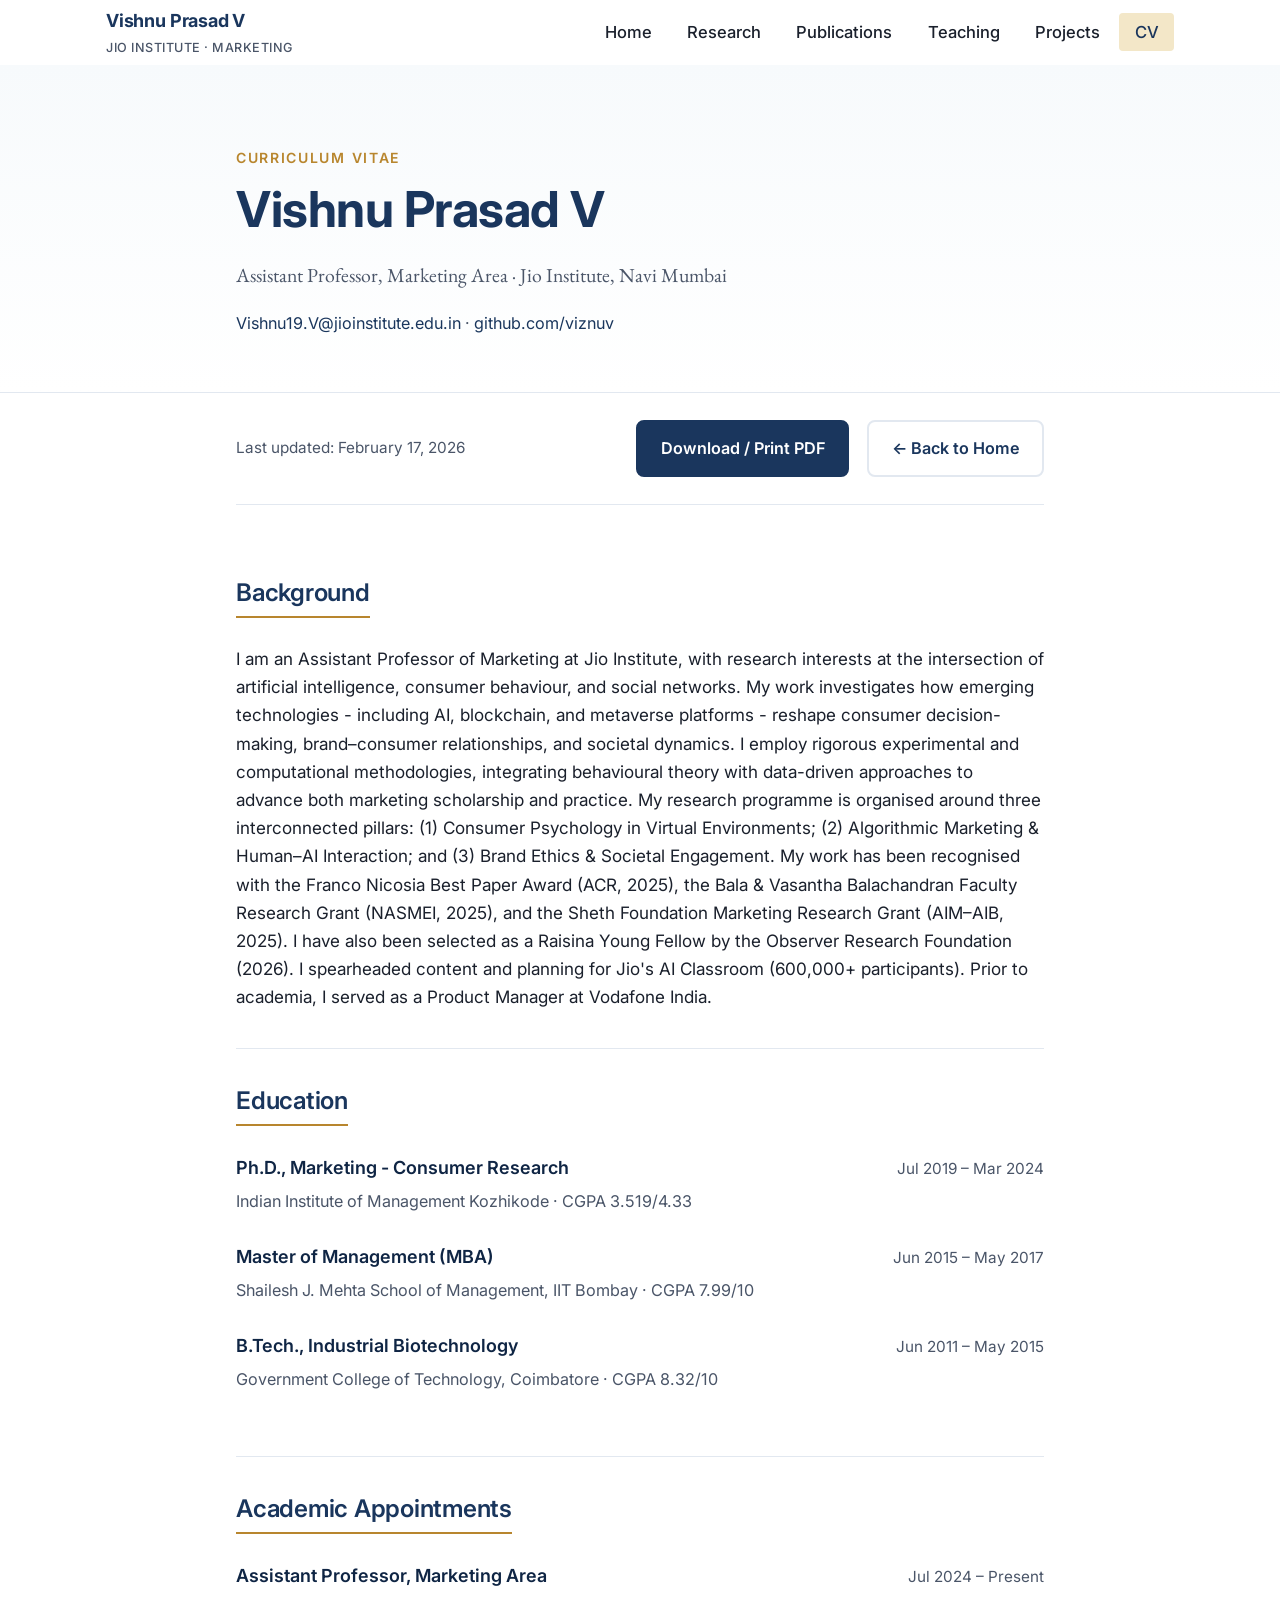
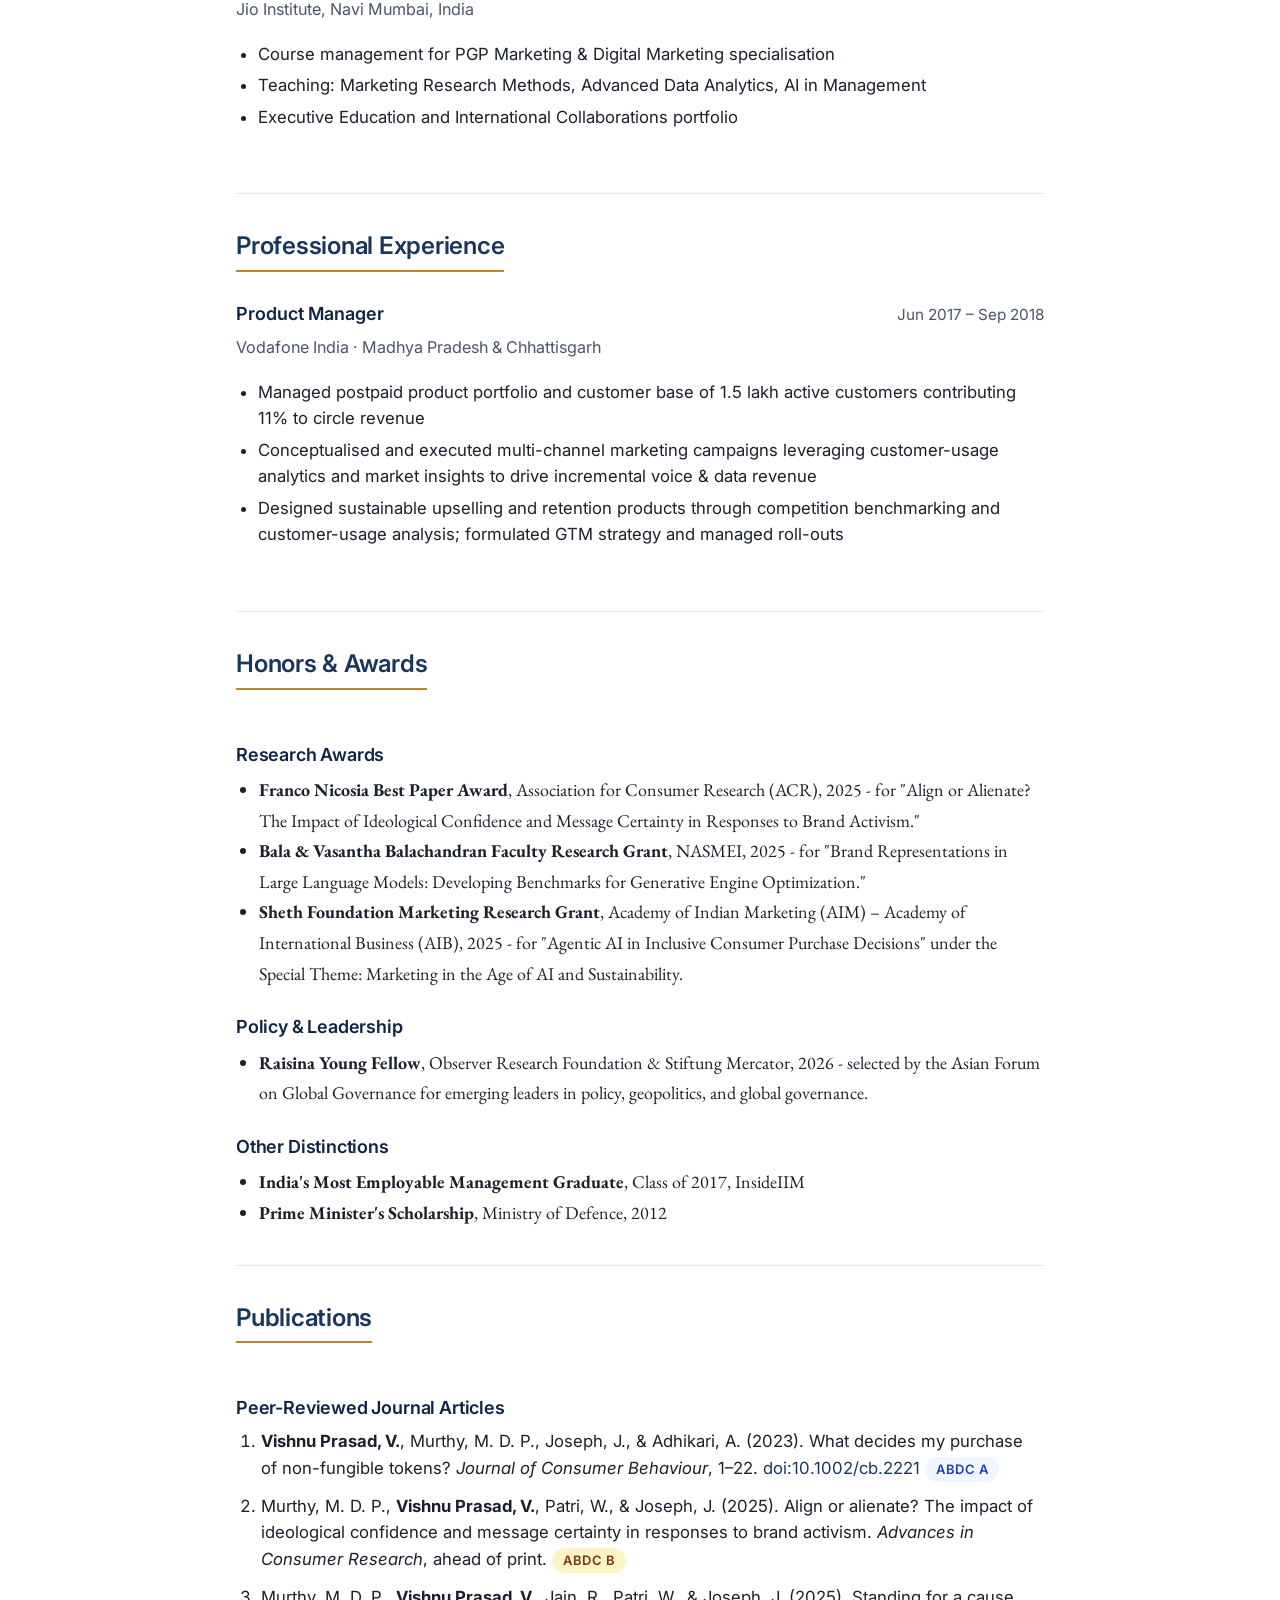
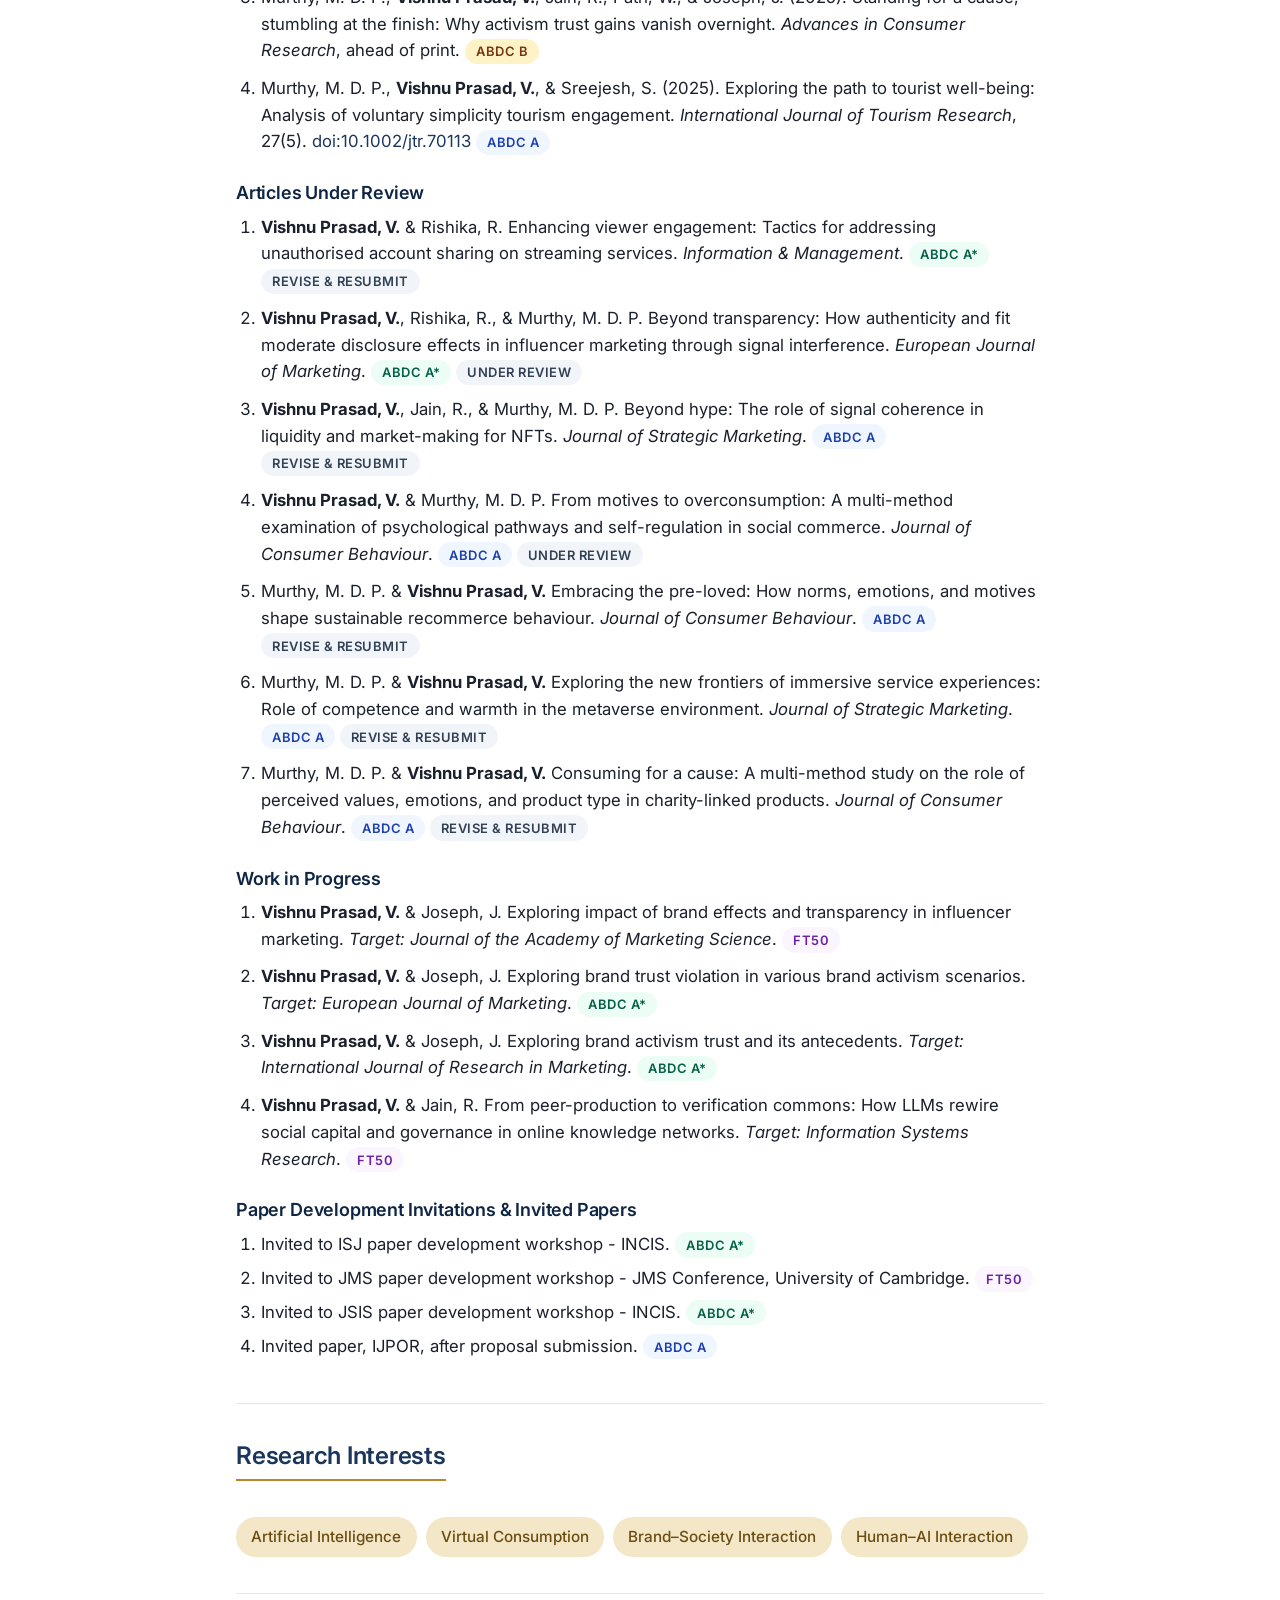
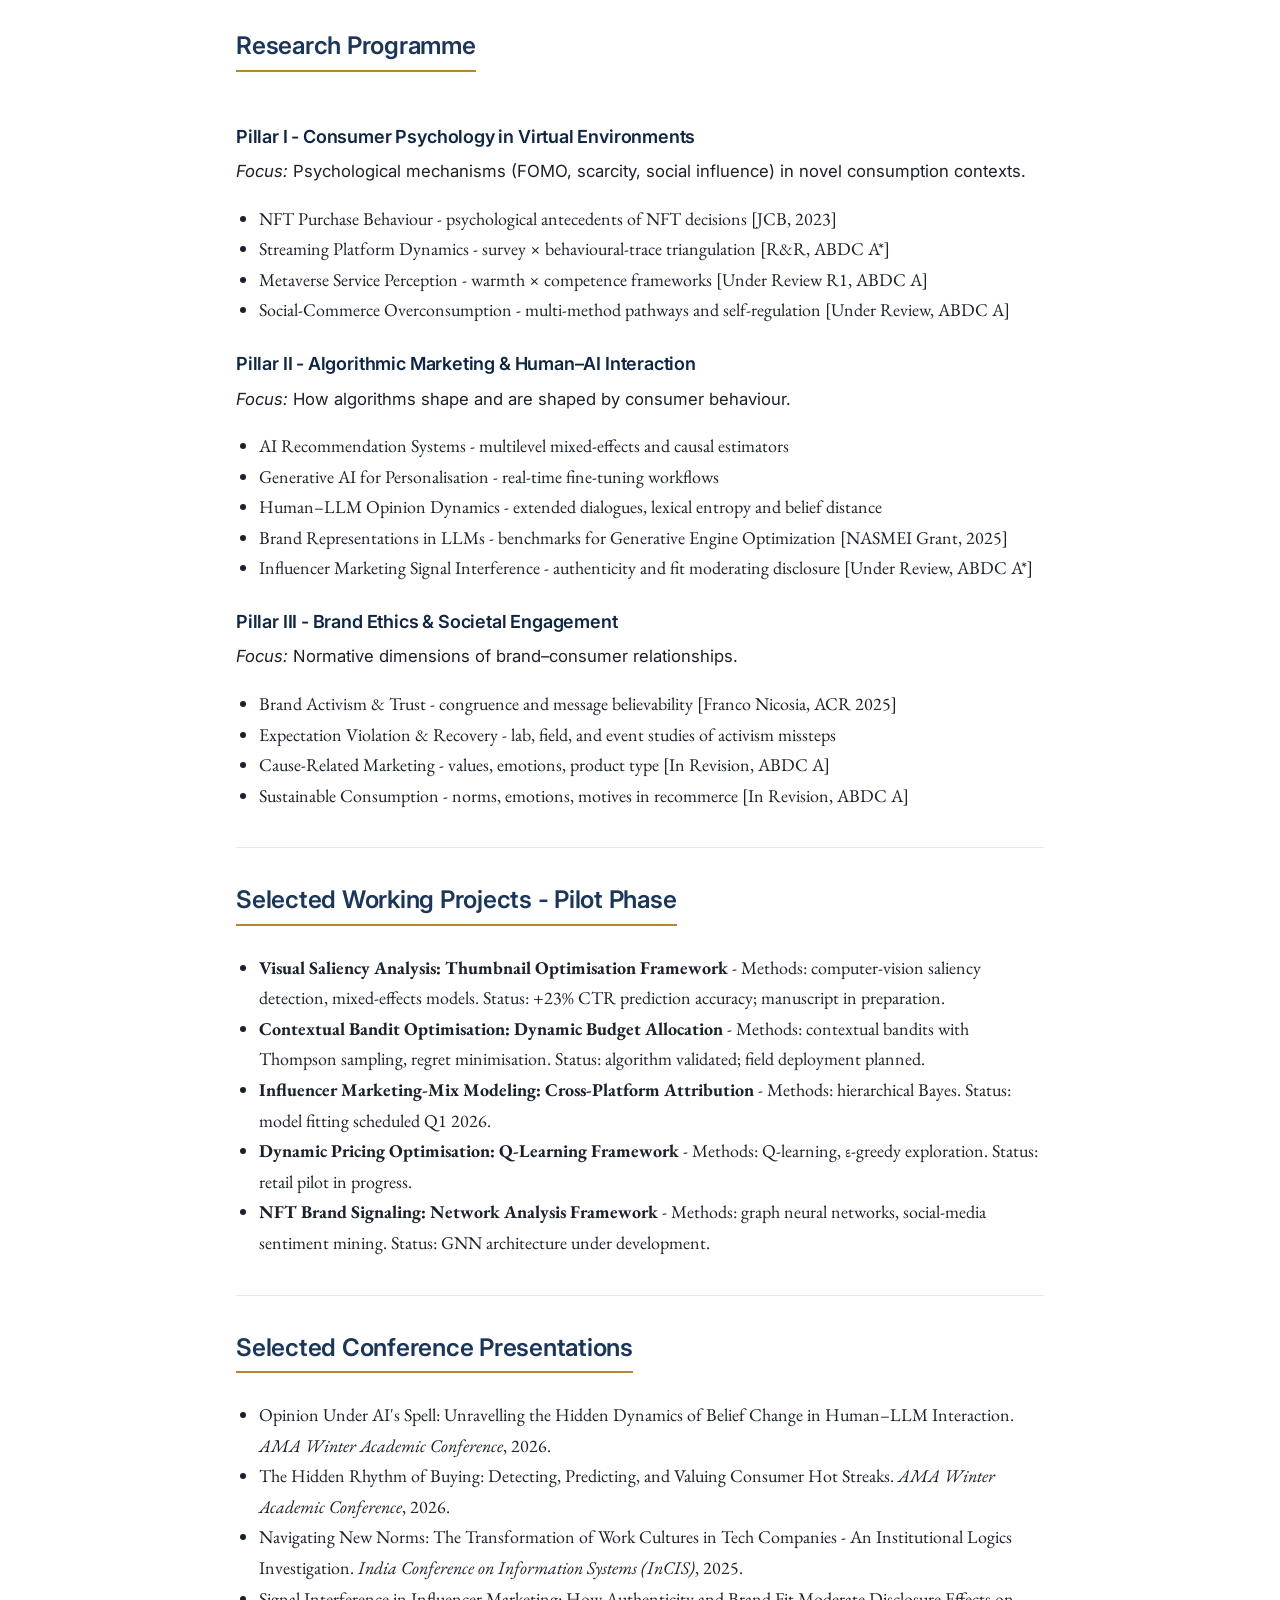
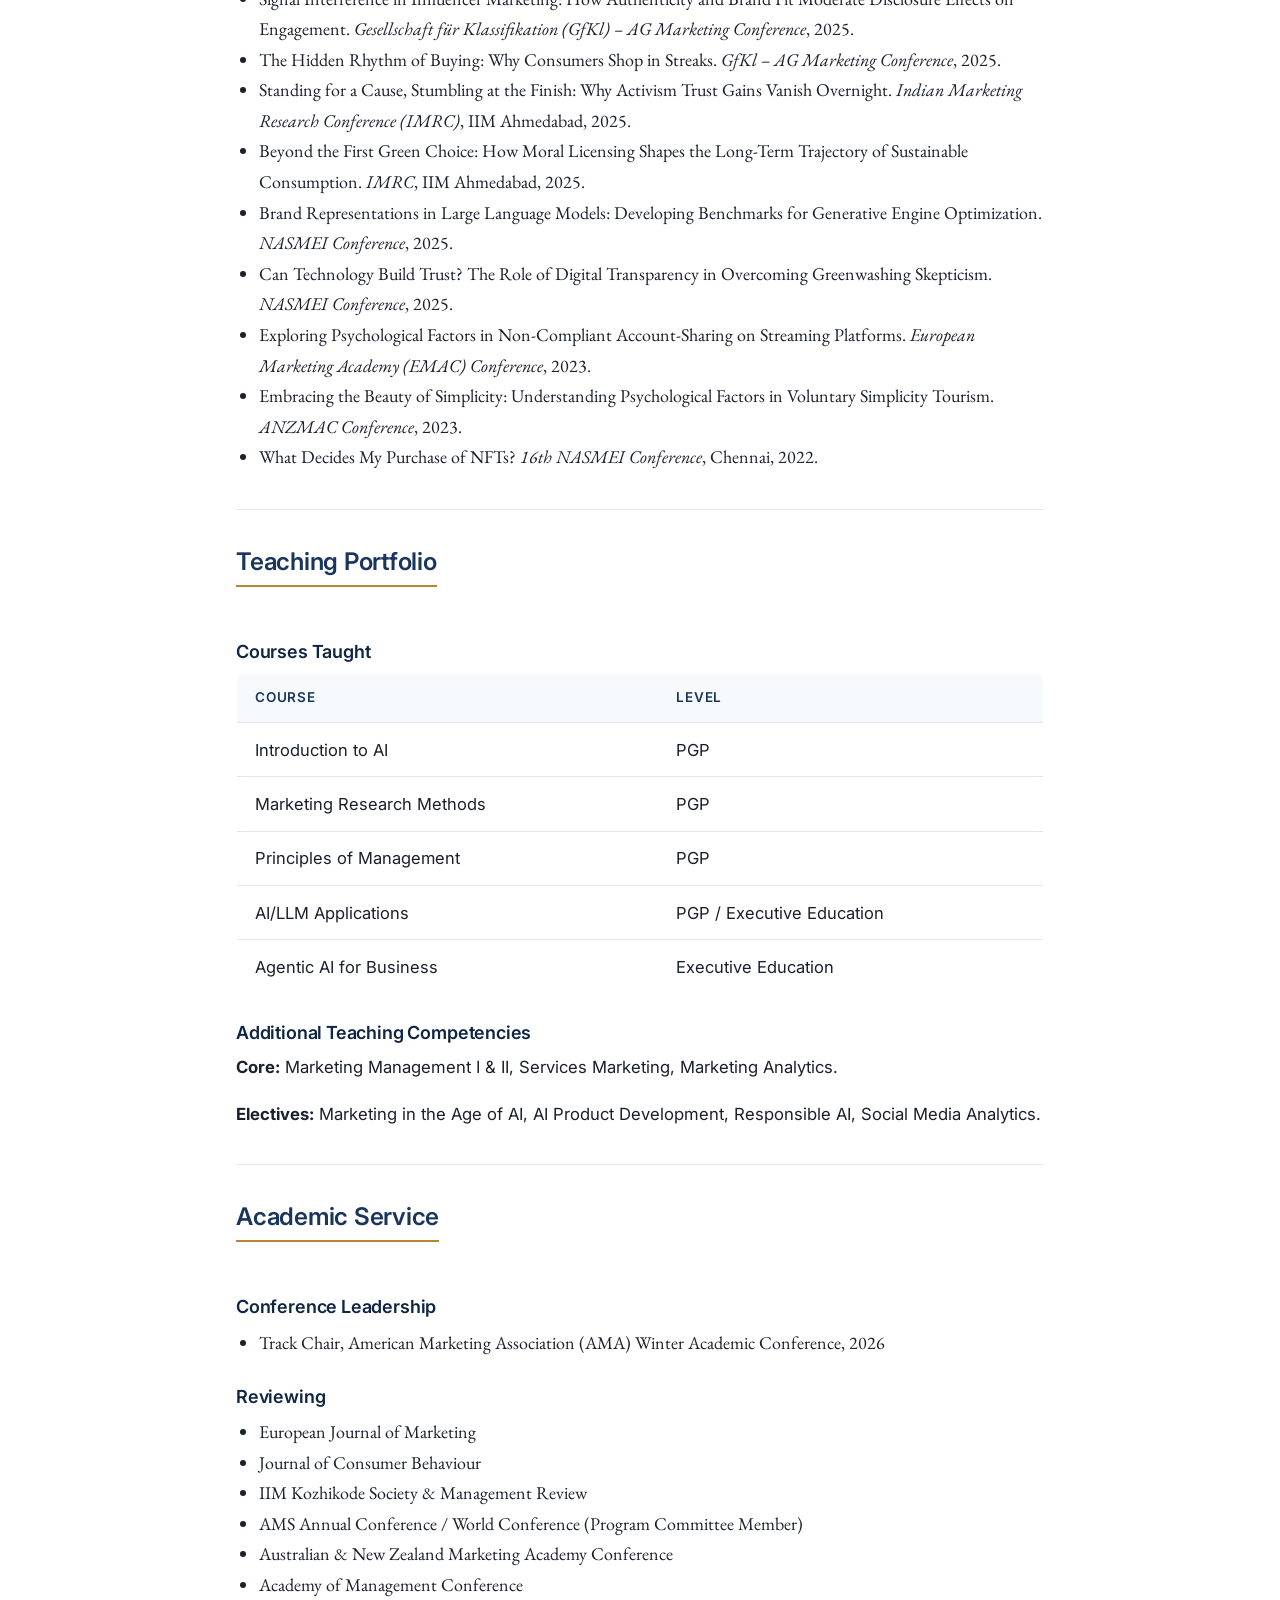
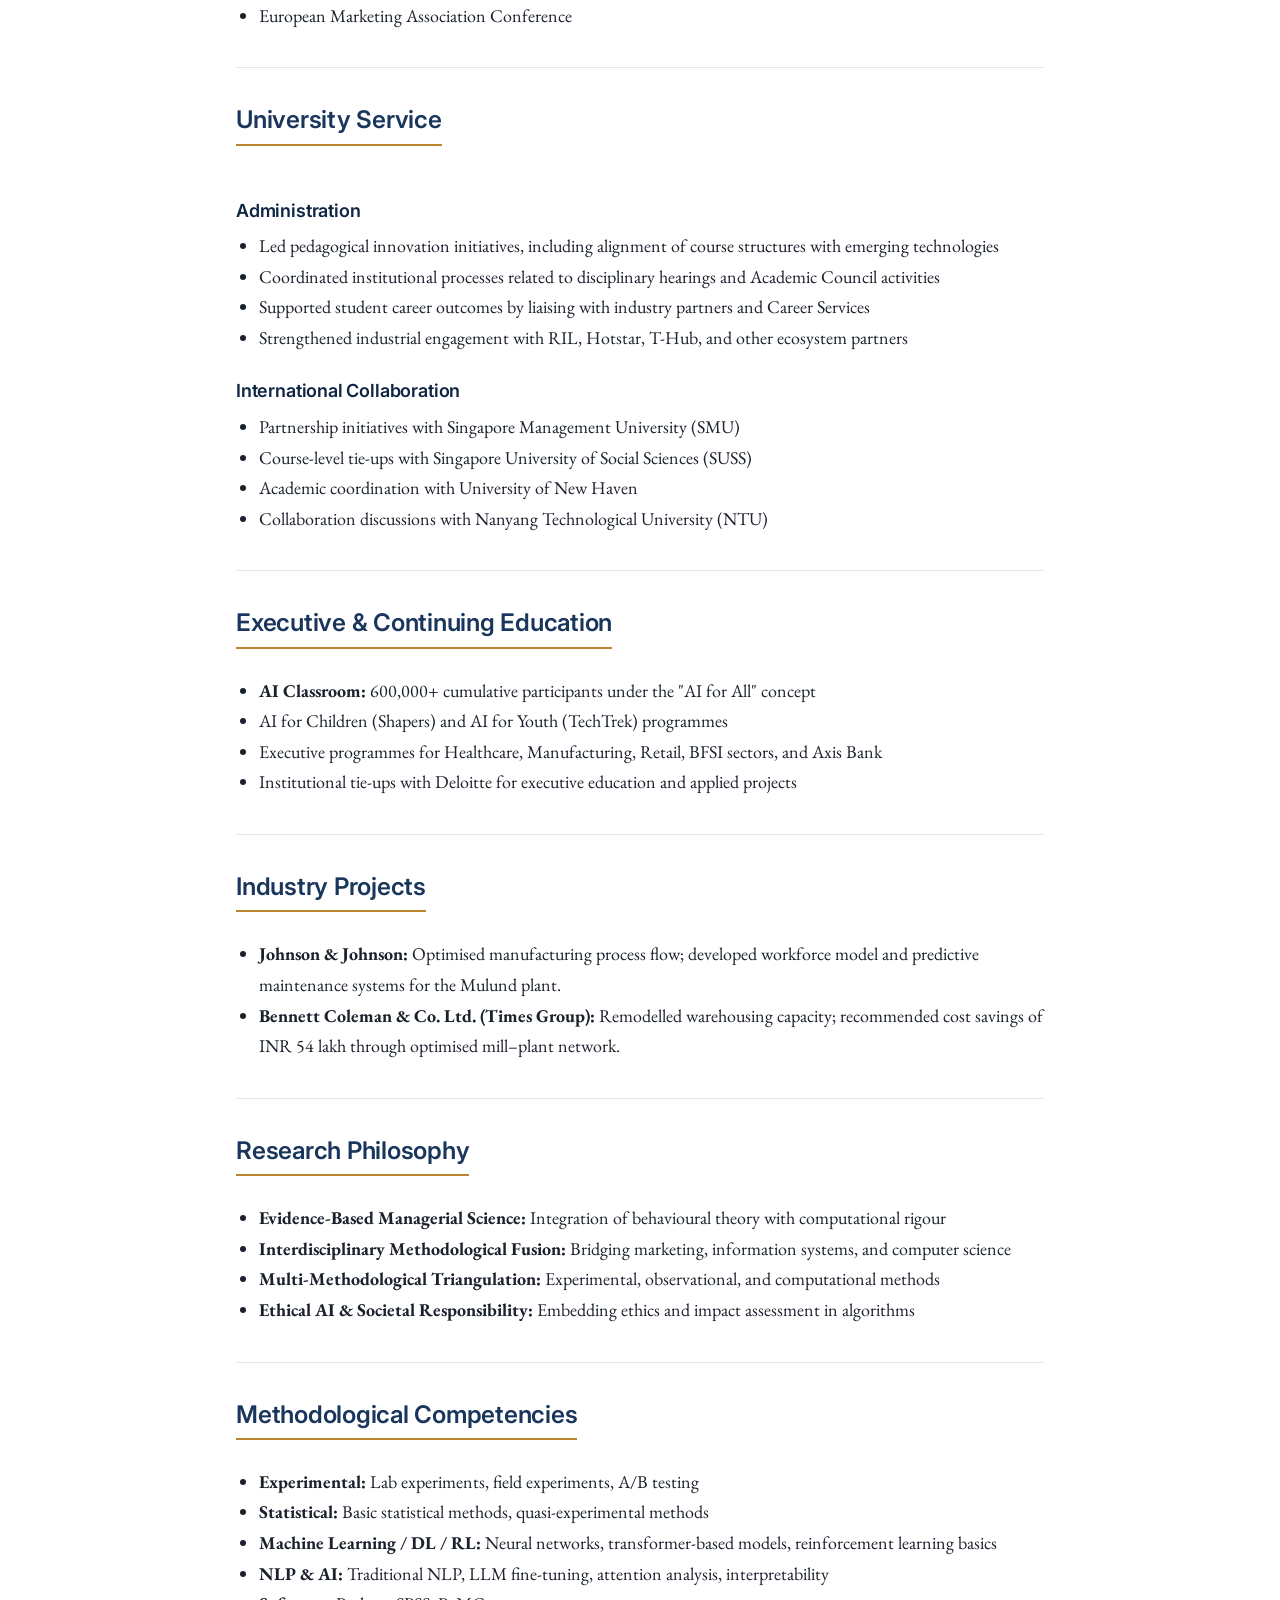
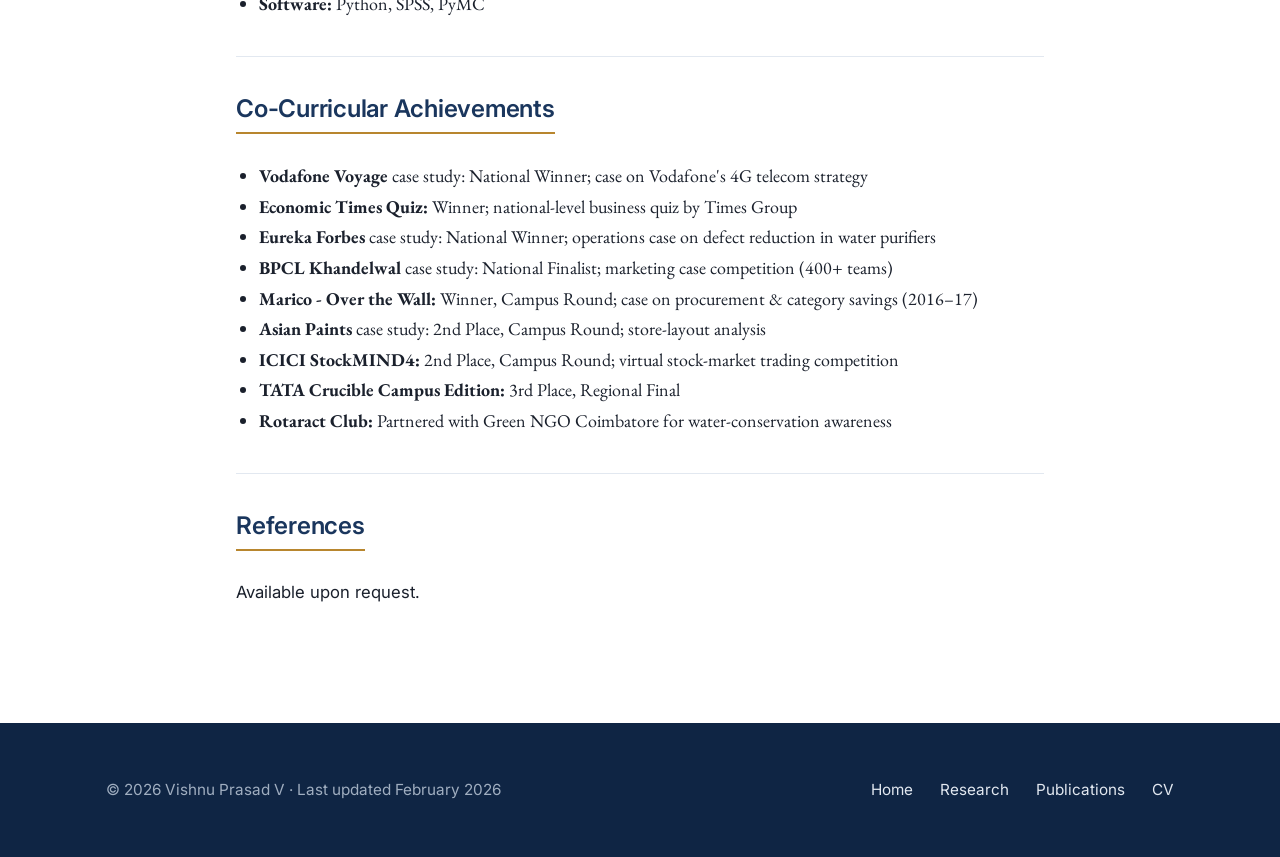
<file: cv.html>
<!DOCTYPE html>
<html lang="en">
<head>
    <meta charset="UTF-8">
    <meta name="viewport" content="width=device-width, initial-scale=1.0">
    <title>CV - Vishnu Prasad V</title>
    <meta name="description" content="Full curriculum vitae of Vishnu Prasad V, Assistant Professor of Marketing, Jio Institute. Print-optimised.">
    <link rel="icon" type="image/x-icon" href="favicon.ico">
    <link rel="preconnect" href="https://fonts.googleapis.com">
    <link rel="preconnect" href="https://fonts.gstatic.com" crossorigin>
    <link href="https://fonts.googleapis.com/css2?family=EB+Garamond:wght@400;500;600&family=Inter:wght@400;500;600;700&display=swap" rel="stylesheet">
    <link rel="stylesheet" href="styles.css">
</head>
<body>
    <a class="skip-link" href="#main">Skip to content</a>

    <header class="nav" role="banner">
        <div class="nav-inner">
            <a class="nav-brand" href="index.html">
                Vishnu Prasad V
                <small>Jio Institute · Marketing</small>
            </a>
            <button class="nav-toggle" type="button" aria-label="Toggle menu" aria-expanded="false">
                <svg viewBox="0 0 24 24" fill="none" stroke="currentColor" stroke-width="2" stroke-linecap="round" stroke-linejoin="round" aria-hidden="true"><line x1="3" y1="6" x2="21" y2="6"/><line x1="3" y1="12" x2="21" y2="12"/><line x1="3" y1="18" x2="21" y2="18"/></svg>
            </button>
            <ul class="nav-menu">
                <li><a href="index.html">Home</a></li>
                <li><a href="research-programme.html">Research</a></li>
                <li><a href="publications.html">Publications</a></li>
                <li><a href="teaching-service.html">Teaching</a></li>
                <li><a href="working-projects.html">Projects</a></li>
                <li><a href="cv.html" aria-current="page">CV</a></li>
            </ul>
        </div>
    </header>

    <main id="main">
        <header class="page-header">
            <div class="container container--narrow">
                <span class="section-eyebrow">Curriculum Vitae</span>
                <h1>Vishnu Prasad V</h1>
                <p class="section-lede">Assistant Professor, Marketing Area · Jio Institute, Navi Mumbai</p>
                <p class="muted" style="font-family:var(--font-sans);font-size:0.9rem;margin-top:0.5rem;">
                    <a href="mailto:Vishnu19.V@jioinstitute.edu.in">Vishnu19.V@jioinstitute.edu.in</a> ·
                    <a href="https://github.com/viznuv" target="_blank" rel="noopener">github.com/viznuv</a>
                </p>
            </div>
        </header>

        <div class="container container--narrow">
            <div class="cv-toolbar">
                <span class="cv-meta">Last updated: February 17, 2026</span>
                <div class="btn-group">
                    <button type="button" class="btn btn-primary" data-print>Download / Print PDF</button>
                    <a class="btn btn-ghost" href="index.html">← Back to Home</a>
                </div>
            </div>

            <section class="cv-section" id="background">
                <h2>Background</h2>
                <p style="font-family:var(--font-sans);font-size:0.95rem;line-height:1.65;">
                    I am an Assistant Professor of Marketing at Jio Institute, with research interests at the
                    intersection of artificial intelligence, consumer behaviour, and social networks. My work
                    investigates how emerging technologies - including AI, blockchain, and metaverse platforms -
                    reshape consumer decision-making, brand–consumer relationships, and societal dynamics. I employ
                    rigorous experimental and computational methodologies, integrating behavioural theory with
                    data-driven approaches to advance both marketing scholarship and practice. My research programme
                    is organised around three interconnected pillars: (1) Consumer Psychology in Virtual Environments;
                    (2) Algorithmic Marketing &amp; Human–AI Interaction; and (3) Brand Ethics &amp; Societal Engagement.
                    My work has been recognised with the Franco Nicosia Best Paper Award (ACR, 2025), the
                    Bala &amp; Vasantha Balachandran Faculty Research Grant (NASMEI, 2025), and the Sheth Foundation
                    Marketing Research Grant (AIM–AIB, 2025). I have also been selected as a Raisina Young Fellow by
                    the Observer Research Foundation (2026). I spearheaded content and planning for Jio's AI Classroom
                    (600,000+ participants). Prior to academia, I served as a Product Manager at Vodafone India.
                </p>
            </section>

            <section class="cv-section" id="education">
                <h2>Education</h2>
                <div class="cv-block">
                    <div class="cv-row">
                        <div class="cv-what">Ph.D., Marketing - Consumer Research</div>
                        <div class="cv-when">Jul 2019 – Mar 2024</div>
                    </div>
                    <p class="muted" style="font-family:var(--font-sans);font-size:0.9rem;">
                        Indian Institute of Management Kozhikode · CGPA 3.519/4.33
                    </p>
                </div>
                <div class="cv-block">
                    <div class="cv-row">
                        <div class="cv-what">Master of Management (MBA)</div>
                        <div class="cv-when">Jun 2015 – May 2017</div>
                    </div>
                    <p class="muted" style="font-family:var(--font-sans);font-size:0.9rem;">
                        Shailesh J. Mehta School of Management, IIT Bombay · CGPA 7.99/10
                    </p>
                </div>
                <div class="cv-block">
                    <div class="cv-row">
                        <div class="cv-what">B.Tech., Industrial Biotechnology</div>
                        <div class="cv-when">Jun 2011 – May 2015</div>
                    </div>
                    <p class="muted" style="font-family:var(--font-sans);font-size:0.9rem;">
                        Government College of Technology, Coimbatore · CGPA 8.32/10
                    </p>
                </div>
            </section>

            <section class="cv-section" id="appointments">
                <h2>Academic Appointments</h2>
                <div class="cv-block">
                    <div class="cv-row">
                        <div class="cv-what">Assistant Professor, Marketing Area</div>
                        <div class="cv-when">Jul 2024 – Present</div>
                    </div>
                    <p class="muted" style="font-family:var(--font-sans);font-size:0.9rem;">Jio Institute, Navi Mumbai, India</p>
                    <ul>
                        <li>Course management for PGP Marketing &amp; Digital Marketing specialisation</li>
                        <li>Teaching: Marketing Research Methods, Advanced Data Analytics, AI in Management</li>
                        <li>Executive Education and International Collaborations portfolio</li>
                    </ul>
                </div>
            </section>

            <section class="cv-section" id="experience">
                <h2>Professional Experience</h2>
                <div class="cv-block">
                    <div class="cv-row">
                        <div class="cv-what">Product Manager</div>
                        <div class="cv-when">Jun 2017 – Sep 2018</div>
                    </div>
                    <p class="muted" style="font-family:var(--font-sans);font-size:0.9rem;">Vodafone India · Madhya Pradesh &amp; Chhattisgarh</p>
                    <ul>
                        <li>Managed postpaid product portfolio and customer base of 1.5 lakh active customers contributing 11% to circle revenue</li>
                        <li>Conceptualised and executed multi-channel marketing campaigns leveraging customer-usage analytics and market insights to drive incremental voice &amp; data revenue</li>
                        <li>Designed sustainable upselling and retention products through competition benchmarking and customer-usage analysis; formulated GTM strategy and managed roll-outs</li>
                    </ul>
                </div>
            </section>

            <section class="cv-section" id="awards">
                <h2>Honors &amp; Awards</h2>
                <h3>Research Awards</h3>
                <ul>
                    <li><strong>Franco Nicosia Best Paper Award</strong>, Association for Consumer Research (ACR), 2025 - for "Align or Alienate? The Impact of Ideological Confidence and Message Certainty in Responses to Brand Activism."</li>
                    <li><strong>Bala &amp; Vasantha Balachandran Faculty Research Grant</strong>, NASMEI, 2025 - for "Brand Representations in Large Language Models: Developing Benchmarks for Generative Engine Optimization."</li>
                    <li><strong>Sheth Foundation Marketing Research Grant</strong>, Academy of Indian Marketing (AIM) – Academy of International Business (AIB), 2025 - for "Agentic AI in Inclusive Consumer Purchase Decisions" under the Special Theme: Marketing in the Age of AI and Sustainability.</li>
                </ul>
                <h3>Policy &amp; Leadership</h3>
                <ul>
                    <li><strong>Raisina Young Fellow</strong>, Observer Research Foundation &amp; Stiftung Mercator, 2026 - selected by the Asian Forum on Global Governance for emerging leaders in policy, geopolitics, and global governance.</li>
                </ul>
                <h3>Other Distinctions</h3>
                <ul>
                    <li><strong>India's Most Employable Management Graduate</strong>, Class of 2017, InsideIIM</li>
                    <li><strong>Prime Minister's Scholarship</strong>, Ministry of Defence, 2012</li>
                </ul>
            </section>

            <section class="cv-section" id="publications">
                <h2>Publications</h2>

                <h3>Peer-Reviewed Journal Articles</h3>
                <ol style="font-family:var(--font-sans);font-size:0.93rem;line-height:1.6;padding-left:1.4rem;">
                    <li style="margin-bottom:0.6rem;"><strong>Vishnu Prasad, V.</strong>, Murthy, M. D. P., Joseph, J., &amp; Adhikari, A. (2023). What decides my purchase of non-fungible tokens? <em>Journal of Consumer Behaviour</em>, 1–22. <a href="https://doi.org/10.1002/cb.2221" target="_blank" rel="noopener">doi:10.1002/cb.2221</a> <span class="chip chip-a">ABDC A</span></li>
                    <li style="margin-bottom:0.6rem;">Murthy, M. D. P., <strong>Vishnu Prasad, V.</strong>, Patri, W., &amp; Joseph, J. (2025). Align or alienate? The impact of ideological confidence and message certainty in responses to brand activism. <em>Advances in Consumer Research</em>, ahead of print. <span class="chip chip-b">ABDC B</span></li>
                    <li style="margin-bottom:0.6rem;">Murthy, M. D. P., <strong>Vishnu Prasad, V.</strong>, Jain, R., Patri, W., &amp; Joseph, J. (2025). Standing for a cause, stumbling at the finish: Why activism trust gains vanish overnight. <em>Advances in Consumer Research</em>, ahead of print. <span class="chip chip-b">ABDC B</span></li>
                    <li style="margin-bottom:0.6rem;">Murthy, M. D. P., <strong>Vishnu Prasad, V.</strong>, &amp; Sreejesh, S. (2025). Exploring the path to tourist well-being: Analysis of voluntary simplicity tourism engagement. <em>International Journal of Tourism Research</em>, 27(5). <a href="https://doi.org/10.1002/jtr.70113" target="_blank" rel="noopener">doi:10.1002/jtr.70113</a> <span class="chip chip-a">ABDC A</span></li>
                </ol>

                <h3>Articles Under Review</h3>
                <ol style="font-family:var(--font-sans);font-size:0.93rem;line-height:1.6;padding-left:1.4rem;">
                    <li style="margin-bottom:0.6rem;"><strong>Vishnu Prasad, V.</strong> &amp; Rishika, R. Enhancing viewer engagement: Tactics for addressing unauthorised account sharing on streaming services. <em>Information &amp; Management</em>. <span class="chip chip-a-star">ABDC A*</span> <span class="chip chip-status">Revise &amp; Resubmit</span></li>
                    <li style="margin-bottom:0.6rem;"><strong>Vishnu Prasad, V.</strong>, Rishika, R., &amp; Murthy, M. D. P. Beyond transparency: How authenticity and fit moderate disclosure effects in influencer marketing through signal interference. <em>European Journal of Marketing</em>. <span class="chip chip-a-star">ABDC A*</span> <span class="chip chip-status">Under review</span></li>
                    <li style="margin-bottom:0.6rem;"><strong>Vishnu Prasad, V.</strong>, Jain, R., &amp; Murthy, M. D. P. Beyond hype: The role of signal coherence in liquidity and market-making for NFTs. <em>Journal of Strategic Marketing</em>. <span class="chip chip-a">ABDC A</span> <span class="chip chip-status">Revise &amp; Resubmit</span></li>
                    <li style="margin-bottom:0.6rem;"><strong>Vishnu Prasad, V.</strong> &amp; Murthy, M. D. P. From motives to overconsumption: A multi-method examination of psychological pathways and self-regulation in social commerce. <em>Journal of Consumer Behaviour</em>. <span class="chip chip-a">ABDC A</span> <span class="chip chip-status">Under review</span></li>
                    <li style="margin-bottom:0.6rem;">Murthy, M. D. P. &amp; <strong>Vishnu Prasad, V.</strong> Embracing the pre-loved: How norms, emotions, and motives shape sustainable recommerce behaviour. <em>Journal of Consumer Behaviour</em>. <span class="chip chip-a">ABDC A</span> <span class="chip chip-status">Revise &amp; Resubmit</span></li>
                    <li style="margin-bottom:0.6rem;">Murthy, M. D. P. &amp; <strong>Vishnu Prasad, V.</strong> Exploring the new frontiers of immersive service experiences: Role of competence and warmth in the metaverse environment. <em>Journal of Strategic Marketing</em>. <span class="chip chip-a">ABDC A</span> <span class="chip chip-status">Revise &amp; Resubmit</span></li>
                    <li style="margin-bottom:0.6rem;">Murthy, M. D. P. &amp; <strong>Vishnu Prasad, V.</strong> Consuming for a cause: A multi-method study on the role of perceived values, emotions, and product type in charity-linked products. <em>Journal of Consumer Behaviour</em>. <span class="chip chip-a">ABDC A</span> <span class="chip chip-status">Revise &amp; Resubmit</span></li>
                </ol>

                <h3>Work in Progress</h3>
                <ol style="font-family:var(--font-sans);font-size:0.93rem;line-height:1.6;padding-left:1.4rem;">
                    <li style="margin-bottom:0.6rem;"><strong>Vishnu Prasad, V.</strong> &amp; Joseph, J. Exploring impact of brand effects and transparency in influencer marketing. <em>Target: Journal of the Academy of Marketing Science</em>. <span class="chip chip-ft50">FT50</span></li>
                    <li style="margin-bottom:0.6rem;"><strong>Vishnu Prasad, V.</strong> &amp; Joseph, J. Exploring brand trust violation in various brand activism scenarios. <em>Target: European Journal of Marketing</em>. <span class="chip chip-a-star">ABDC A*</span></li>
                    <li style="margin-bottom:0.6rem;"><strong>Vishnu Prasad, V.</strong> &amp; Joseph, J. Exploring brand activism trust and its antecedents. <em>Target: International Journal of Research in Marketing</em>. <span class="chip chip-a-star">ABDC A*</span></li>
                    <li style="margin-bottom:0.6rem;"><strong>Vishnu Prasad, V.</strong> &amp; Jain, R. From peer-production to verification commons: How LLMs rewire social capital and governance in online knowledge networks. <em>Target: Information Systems Research</em>. <span class="chip chip-ft50">FT50</span></li>
                </ol>

                <h3>Paper Development Invitations &amp; Invited Papers</h3>
                <ol style="font-family:var(--font-sans);font-size:0.93rem;line-height:1.6;padding-left:1.4rem;">
                    <li style="margin-bottom:0.4rem;">Invited to ISJ paper development workshop - INCIS. <span class="chip chip-a-star">ABDC A*</span></li>
                    <li style="margin-bottom:0.4rem;">Invited to JMS paper development workshop - JMS Conference, University of Cambridge. <span class="chip chip-ft50">FT50</span></li>
                    <li style="margin-bottom:0.4rem;">Invited to JSIS paper development workshop - INCIS. <span class="chip chip-a-star">ABDC A*</span></li>
                    <li style="margin-bottom:0.4rem;">Invited paper, IJPOR, after proposal submission. <span class="chip chip-a">ABDC A</span></li>
                </ol>
            </section>

            <section class="cv-section" id="research-interests">
                <h2>Research Interests</h2>
                <ul class="interest-row" style="margin-top:0.5rem;">
                    <li>Artificial Intelligence</li>
                    <li>Virtual Consumption</li>
                    <li>Brand–Society Interaction</li>
                    <li>Human–AI Interaction</li>
                </ul>
            </section>

            <section class="cv-section" id="research-programme">
                <h2>Research Programme</h2>
                <h3>Pillar I - Consumer Psychology in Virtual Environments</h3>
                <p style="font-family:var(--font-sans);font-size:0.93rem;"><em>Focus:</em> Psychological mechanisms (FOMO, scarcity, social influence) in novel consumption contexts.</p>
                <ul>
                    <li>NFT Purchase Behaviour - psychological antecedents of NFT decisions [JCB, 2023]</li>
                    <li>Streaming Platform Dynamics - survey × behavioural-trace triangulation [R&amp;R, ABDC A*]</li>
                    <li>Metaverse Service Perception - warmth × competence frameworks [Under Review R1, ABDC A]</li>
                    <li>Social-Commerce Overconsumption - multi-method pathways and self-regulation [Under Review, ABDC A]</li>
                </ul>
                <h3>Pillar II - Algorithmic Marketing &amp; Human–AI Interaction</h3>
                <p style="font-family:var(--font-sans);font-size:0.93rem;"><em>Focus:</em> How algorithms shape and are shaped by consumer behaviour.</p>
                <ul>
                    <li>AI Recommendation Systems - multilevel mixed-effects and causal estimators</li>
                    <li>Generative AI for Personalisation - real-time fine-tuning workflows</li>
                    <li>Human–LLM Opinion Dynamics - extended dialogues, lexical entropy and belief distance</li>
                    <li>Brand Representations in LLMs - benchmarks for Generative Engine Optimization [NASMEI Grant, 2025]</li>
                    <li>Influencer Marketing Signal Interference - authenticity and fit moderating disclosure [Under Review, ABDC A*]</li>
                </ul>
                <h3>Pillar III - Brand Ethics &amp; Societal Engagement</h3>
                <p style="font-family:var(--font-sans);font-size:0.93rem;"><em>Focus:</em> Normative dimensions of brand–consumer relationships.</p>
                <ul>
                    <li>Brand Activism &amp; Trust - congruence and message believability [Franco Nicosia, ACR 2025]</li>
                    <li>Expectation Violation &amp; Recovery - lab, field, and event studies of activism missteps</li>
                    <li>Cause-Related Marketing - values, emotions, product type [In Revision, ABDC A]</li>
                    <li>Sustainable Consumption - norms, emotions, motives in recommerce [In Revision, ABDC A]</li>
                </ul>
            </section>

            <section class="cv-section" id="working-projects">
                <h2>Selected Working Projects - Pilot Phase</h2>
                <ul>
                    <li><strong>Visual Saliency Analysis: Thumbnail Optimisation Framework</strong> - Methods: computer-vision saliency detection, mixed-effects models. Status: +23% CTR prediction accuracy; manuscript in preparation.</li>
                    <li><strong>Contextual Bandit Optimisation: Dynamic Budget Allocation</strong> - Methods: contextual bandits with Thompson sampling, regret minimisation. Status: algorithm validated; field deployment planned.</li>
                    <li><strong>Influencer Marketing-Mix Modeling: Cross-Platform Attribution</strong> - Methods: hierarchical Bayes. Status: model fitting scheduled Q1 2026.</li>
                    <li><strong>Dynamic Pricing Optimisation: Q-Learning Framework</strong> - Methods: Q-learning, ε-greedy exploration. Status: retail pilot in progress.</li>
                    <li><strong>NFT Brand Signaling: Network Analysis Framework</strong> - Methods: graph neural networks, social-media sentiment mining. Status: GNN architecture under development.</li>
                </ul>
            </section>

            <section class="cv-section" id="conferences">
                <h2>Selected Conference Presentations</h2>
                <ul>
                    <li>Opinion Under AI's Spell: Unravelling the Hidden Dynamics of Belief Change in Human–LLM Interaction. <em>AMA Winter Academic Conference</em>, 2026.</li>
                    <li>The Hidden Rhythm of Buying: Detecting, Predicting, and Valuing Consumer Hot Streaks. <em>AMA Winter Academic Conference</em>, 2026.</li>
                    <li>Navigating New Norms: The Transformation of Work Cultures in Tech Companies - An Institutional Logics Investigation. <em>India Conference on Information Systems (InCIS)</em>, 2025.</li>
                    <li>Signal Interference in Influencer Marketing: How Authenticity and Brand Fit Moderate Disclosure Effects on Engagement. <em>Gesellschaft für Klassifikation (GfKl) – AG Marketing Conference</em>, 2025.</li>
                    <li>The Hidden Rhythm of Buying: Why Consumers Shop in Streaks. <em>GfKl – AG Marketing Conference</em>, 2025.</li>
                    <li>Standing for a Cause, Stumbling at the Finish: Why Activism Trust Gains Vanish Overnight. <em>Indian Marketing Research Conference (IMRC)</em>, IIM Ahmedabad, 2025.</li>
                    <li>Beyond the First Green Choice: How Moral Licensing Shapes the Long-Term Trajectory of Sustainable Consumption. <em>IMRC</em>, IIM Ahmedabad, 2025.</li>
                    <li>Brand Representations in Large Language Models: Developing Benchmarks for Generative Engine Optimization. <em>NASMEI Conference</em>, 2025.</li>
                    <li>Can Technology Build Trust? The Role of Digital Transparency in Overcoming Greenwashing Skepticism. <em>NASMEI Conference</em>, 2025.</li>
                    <li>Exploring Psychological Factors in Non-Compliant Account-Sharing on Streaming Platforms. <em>European Marketing Academy (EMAC) Conference</em>, 2023.</li>
                    <li>Embracing the Beauty of Simplicity: Understanding Psychological Factors in Voluntary Simplicity Tourism. <em>ANZMAC Conference</em>, 2023.</li>
                    <li>What Decides My Purchase of NFTs? <em>16th NASMEI Conference</em>, Chennai, 2022.</li>
                </ul>
            </section>

            <section class="cv-section" id="teaching">
                <h2>Teaching Portfolio</h2>
                <h3>Courses Taught</h3>
                <table class="data-table">
                    <thead><tr><th>Course</th><th>Level</th></tr></thead>
                    <tbody>
                        <tr><td>Introduction to AI</td><td>PGP</td></tr>
                        <tr><td>Marketing Research Methods</td><td>PGP</td></tr>
                        <tr><td>Principles of Management</td><td>PGP</td></tr>
                        <tr><td>AI/LLM Applications</td><td>PGP / Executive Education</td></tr>
                        <tr><td>Agentic AI for Business</td><td>Executive Education</td></tr>
                    </tbody>
                </table>
                <h3>Additional Teaching Competencies</h3>
                <p style="font-family:var(--font-sans);font-size:0.93rem;"><strong>Core:</strong> Marketing Management I &amp; II, Services Marketing, Marketing Analytics.</p>
                <p style="font-family:var(--font-sans);font-size:0.93rem;"><strong>Electives:</strong> Marketing in the Age of AI, AI Product Development, Responsible AI, Social Media Analytics.</p>
            </section>

            <section class="cv-section" id="academic-service">
                <h2>Academic Service</h2>
                <h3>Conference Leadership</h3>
                <ul><li>Track Chair, American Marketing Association (AMA) Winter Academic Conference, 2026</li></ul>
                <h3>Reviewing</h3>
                <ul>
                    <li>European Journal of Marketing</li>
                    <li>Journal of Consumer Behaviour</li>
                    <li>IIM Kozhikode Society &amp; Management Review</li>
                    <li>AMS Annual Conference / World Conference (Program Committee Member)</li>
                    <li>Australian &amp; New Zealand Marketing Academy Conference</li>
                    <li>Academy of Management Conference</li>
                    <li>European Marketing Association Conference</li>
                </ul>
            </section>

            <section class="cv-section" id="university-service">
                <h2>University Service</h2>
                <h3>Administration</h3>
                <ul>
                    <li>Led pedagogical innovation initiatives, including alignment of course structures with emerging technologies</li>
                    <li>Coordinated institutional processes related to disciplinary hearings and Academic Council activities</li>
                    <li>Supported student career outcomes by liaising with industry partners and Career Services</li>
                    <li>Strengthened industrial engagement with RIL, Hotstar, T-Hub, and other ecosystem partners</li>
                </ul>
                <h3>International Collaboration</h3>
                <ul>
                    <li>Partnership initiatives with Singapore Management University (SMU)</li>
                    <li>Course-level tie-ups with Singapore University of Social Sciences (SUSS)</li>
                    <li>Academic coordination with University of New Haven</li>
                    <li>Collaboration discussions with Nanyang Technological University (NTU)</li>
                </ul>
            </section>

            <section class="cv-section" id="executive-education">
                <h2>Executive &amp; Continuing Education</h2>
                <ul>
                    <li><strong>AI Classroom:</strong> 600,000+ cumulative participants under the "AI for All" concept</li>
                    <li>AI for Children (Shapers) and AI for Youth (TechTrek) programmes</li>
                    <li>Executive programmes for Healthcare, Manufacturing, Retail, BFSI sectors, and Axis Bank</li>
                    <li>Institutional tie-ups with Deloitte for executive education and applied projects</li>
                </ul>
            </section>

            <section class="cv-section" id="industry-projects">
                <h2>Industry Projects</h2>
                <ul>
                    <li><strong>Johnson &amp; Johnson:</strong> Optimised manufacturing process flow; developed workforce model and predictive maintenance systems for the Mulund plant.</li>
                    <li><strong>Bennett Coleman &amp; Co. Ltd. (Times Group):</strong> Remodelled warehousing capacity; recommended cost savings of INR 54 lakh through optimised mill–plant network.</li>
                </ul>
            </section>

            <section class="cv-section" id="philosophy">
                <h2>Research Philosophy</h2>
                <ul>
                    <li><strong>Evidence-Based Managerial Science:</strong> Integration of behavioural theory with computational rigour</li>
                    <li><strong>Interdisciplinary Methodological Fusion:</strong> Bridging marketing, information systems, and computer science</li>
                    <li><strong>Multi-Methodological Triangulation:</strong> Experimental, observational, and computational methods</li>
                    <li><strong>Ethical AI &amp; Societal Responsibility:</strong> Embedding ethics and impact assessment in algorithms</li>
                </ul>
            </section>

            <section class="cv-section" id="methods">
                <h2>Methodological Competencies</h2>
                <ul>
                    <li><strong>Experimental:</strong> Lab experiments, field experiments, A/B testing</li>
                    <li><strong>Statistical:</strong> Basic statistical methods, quasi-experimental methods</li>
                    <li><strong>Machine Learning / DL / RL:</strong> Neural networks, transformer-based models, reinforcement learning basics</li>
                    <li><strong>NLP &amp; AI:</strong> Traditional NLP, LLM fine-tuning, attention analysis, interpretability</li>
                    <li><strong>Software:</strong> Python, SPSS, PyMC</li>
                </ul>
            </section>

            <section class="cv-section" id="co-curricular">
                <h2>Co-Curricular Achievements</h2>
                <ul>
                    <li><strong>Vodafone Voyage</strong> case study: National Winner; case on Vodafone's 4G telecom strategy</li>
                    <li><strong>Economic Times Quiz:</strong> Winner; national-level business quiz by Times Group</li>
                    <li><strong>Eureka Forbes</strong> case study: National Winner; operations case on defect reduction in water purifiers</li>
                    <li><strong>BPCL Khandelwal</strong> case study: National Finalist; marketing case competition (400+ teams)</li>
                    <li><strong>Marico - Over the Wall:</strong> Winner, Campus Round; case on procurement &amp; category savings (2016–17)</li>
                    <li><strong>Asian Paints</strong> case study: 2nd Place, Campus Round; store-layout analysis</li>
                    <li><strong>ICICI StockMIND4:</strong> 2nd Place, Campus Round; virtual stock-market trading competition</li>
                    <li><strong>TATA Crucible Campus Edition:</strong> 3rd Place, Regional Final</li>
                    <li><strong>Rotaract Club:</strong> Partnered with Green NGO Coimbatore for water-conservation awareness</li>
                </ul>
            </section>

            <section class="cv-section" id="references">
                <h2>References</h2>
                <p style="font-family:var(--font-sans);font-size:0.93rem;">Available upon request.</p>
            </section>
        </div>
    </main>

    <footer class="site-footer">
        <div class="container">
            <p>&copy; <span data-year>2026</span> Vishnu Prasad V · Last updated February 2026</p>
            <ul class="footer-nav">
                <li><a href="index.html">Home</a></li>
                <li><a href="research-programme.html">Research</a></li>
                <li><a href="publications.html">Publications</a></li>
                <li><a href="cv.html">CV</a></li>
            </ul>
        </div>
    </footer>

    <script src="script.js"></script>
</body>
</html>
</file>
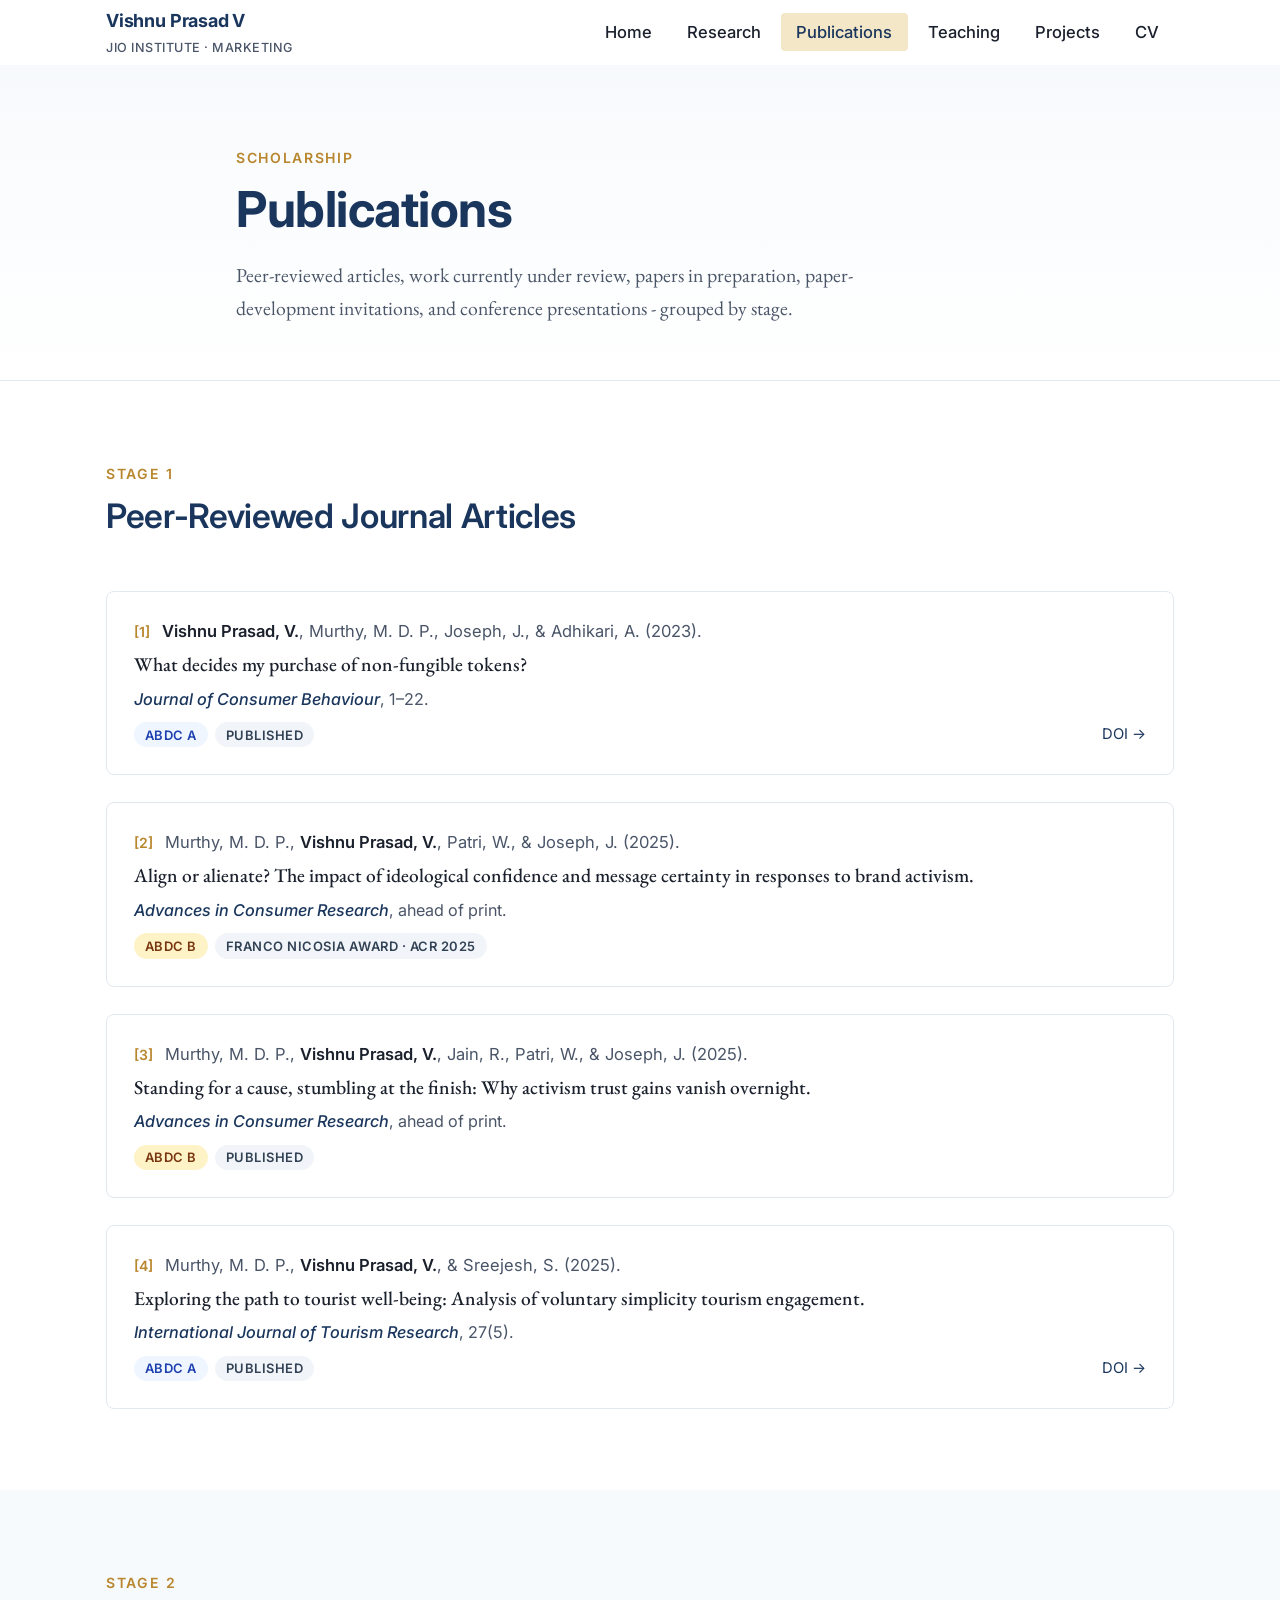
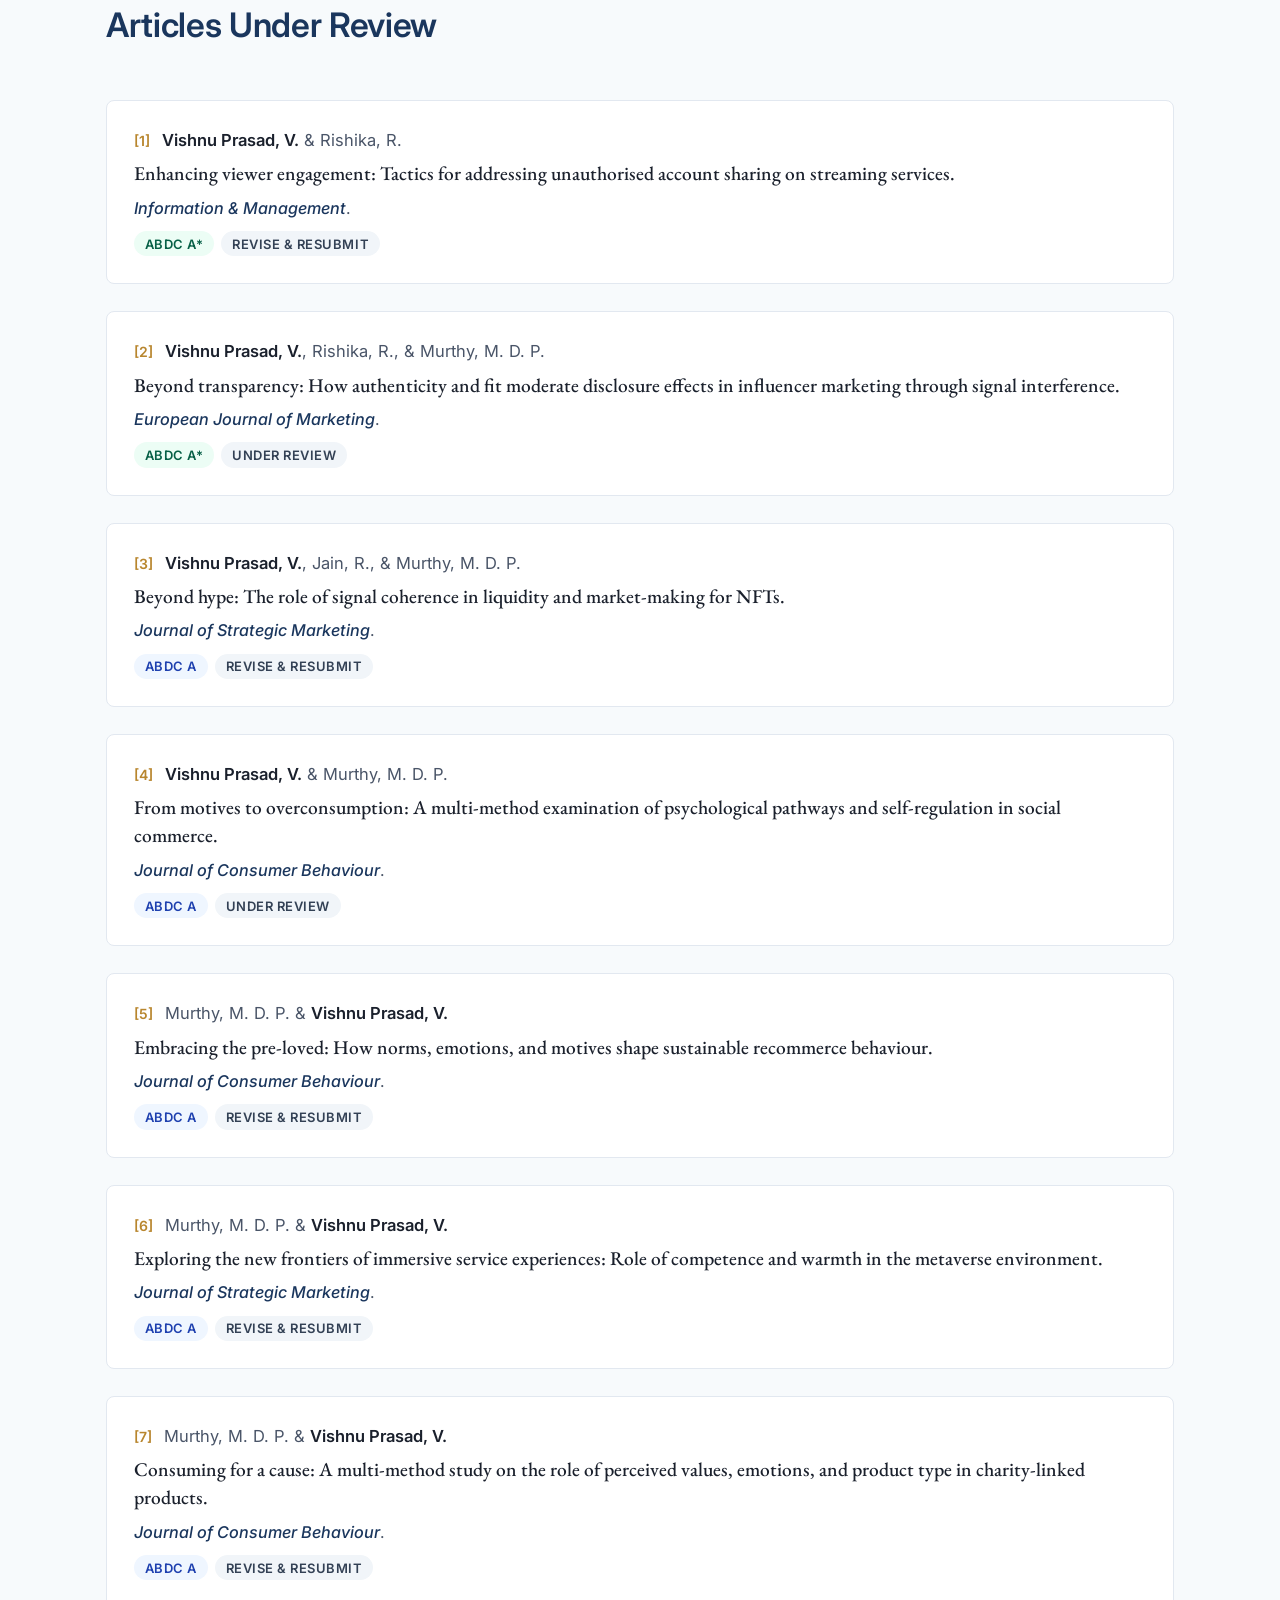
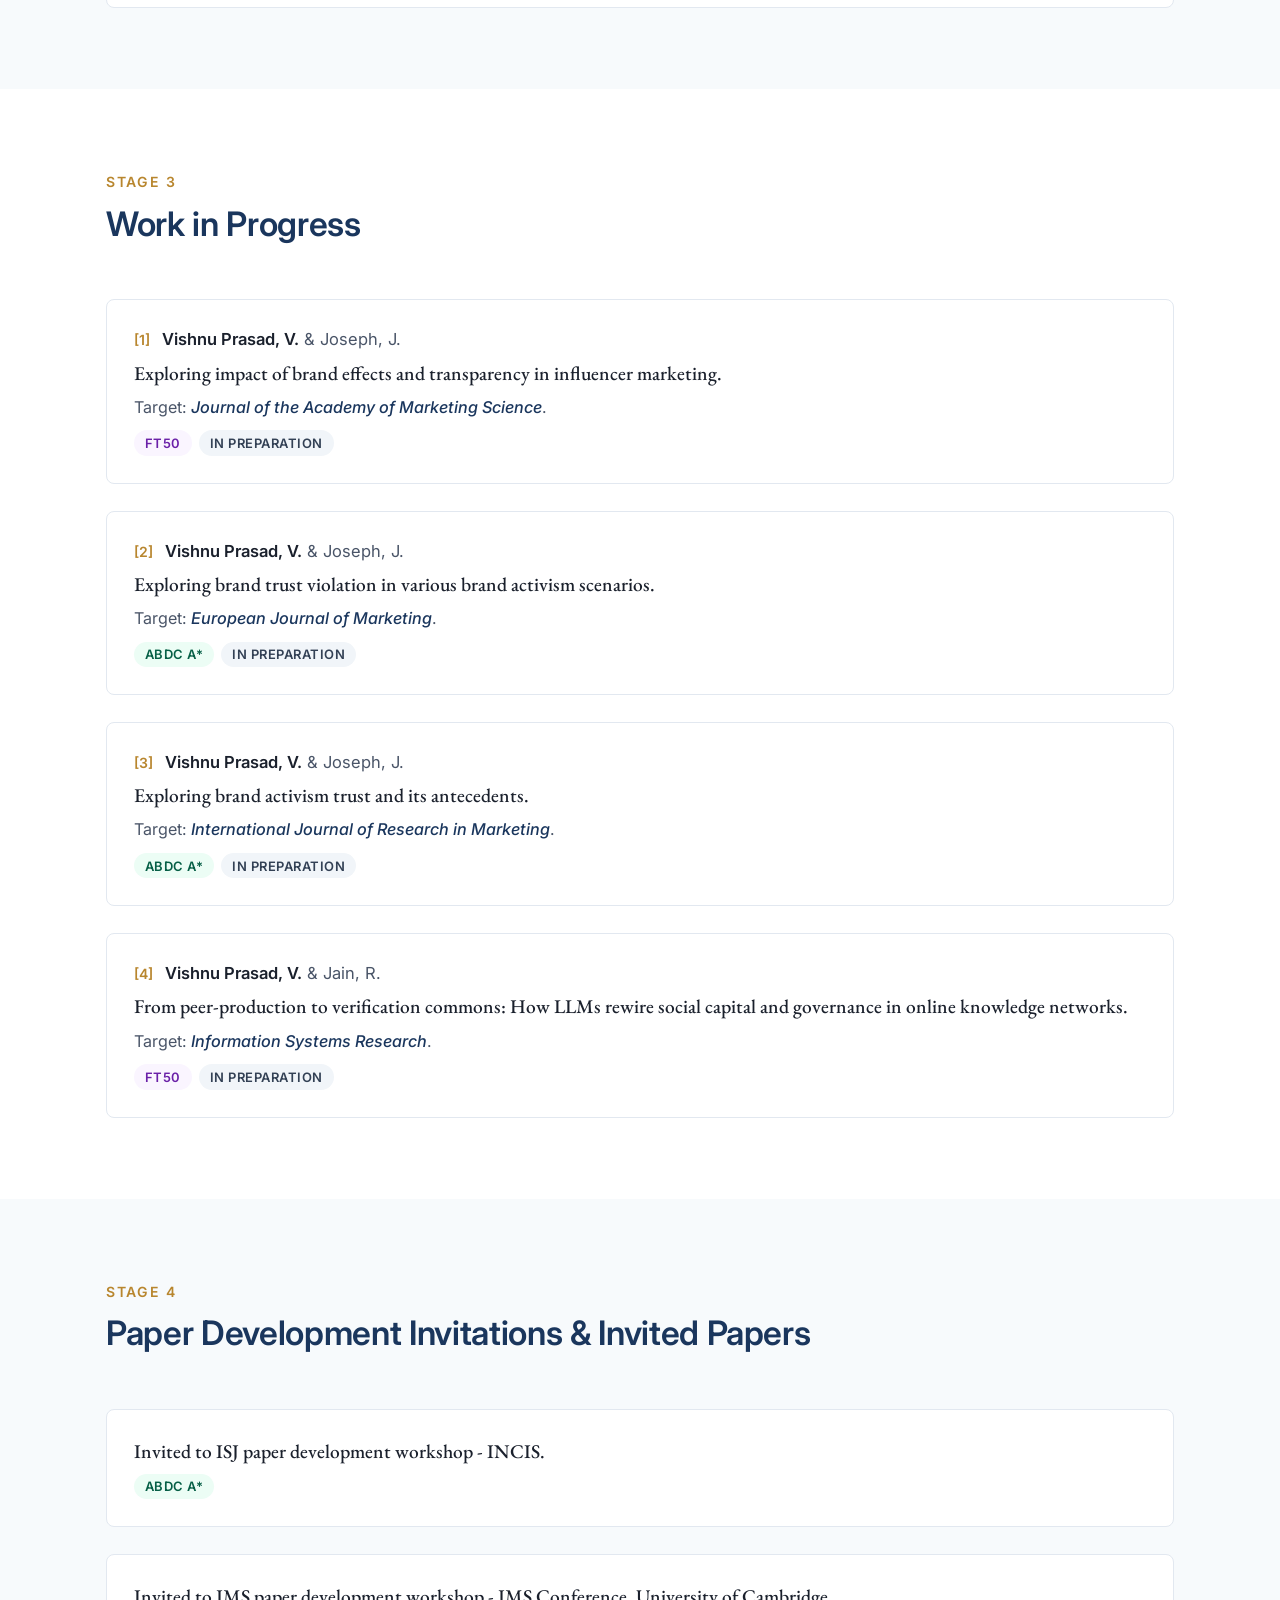
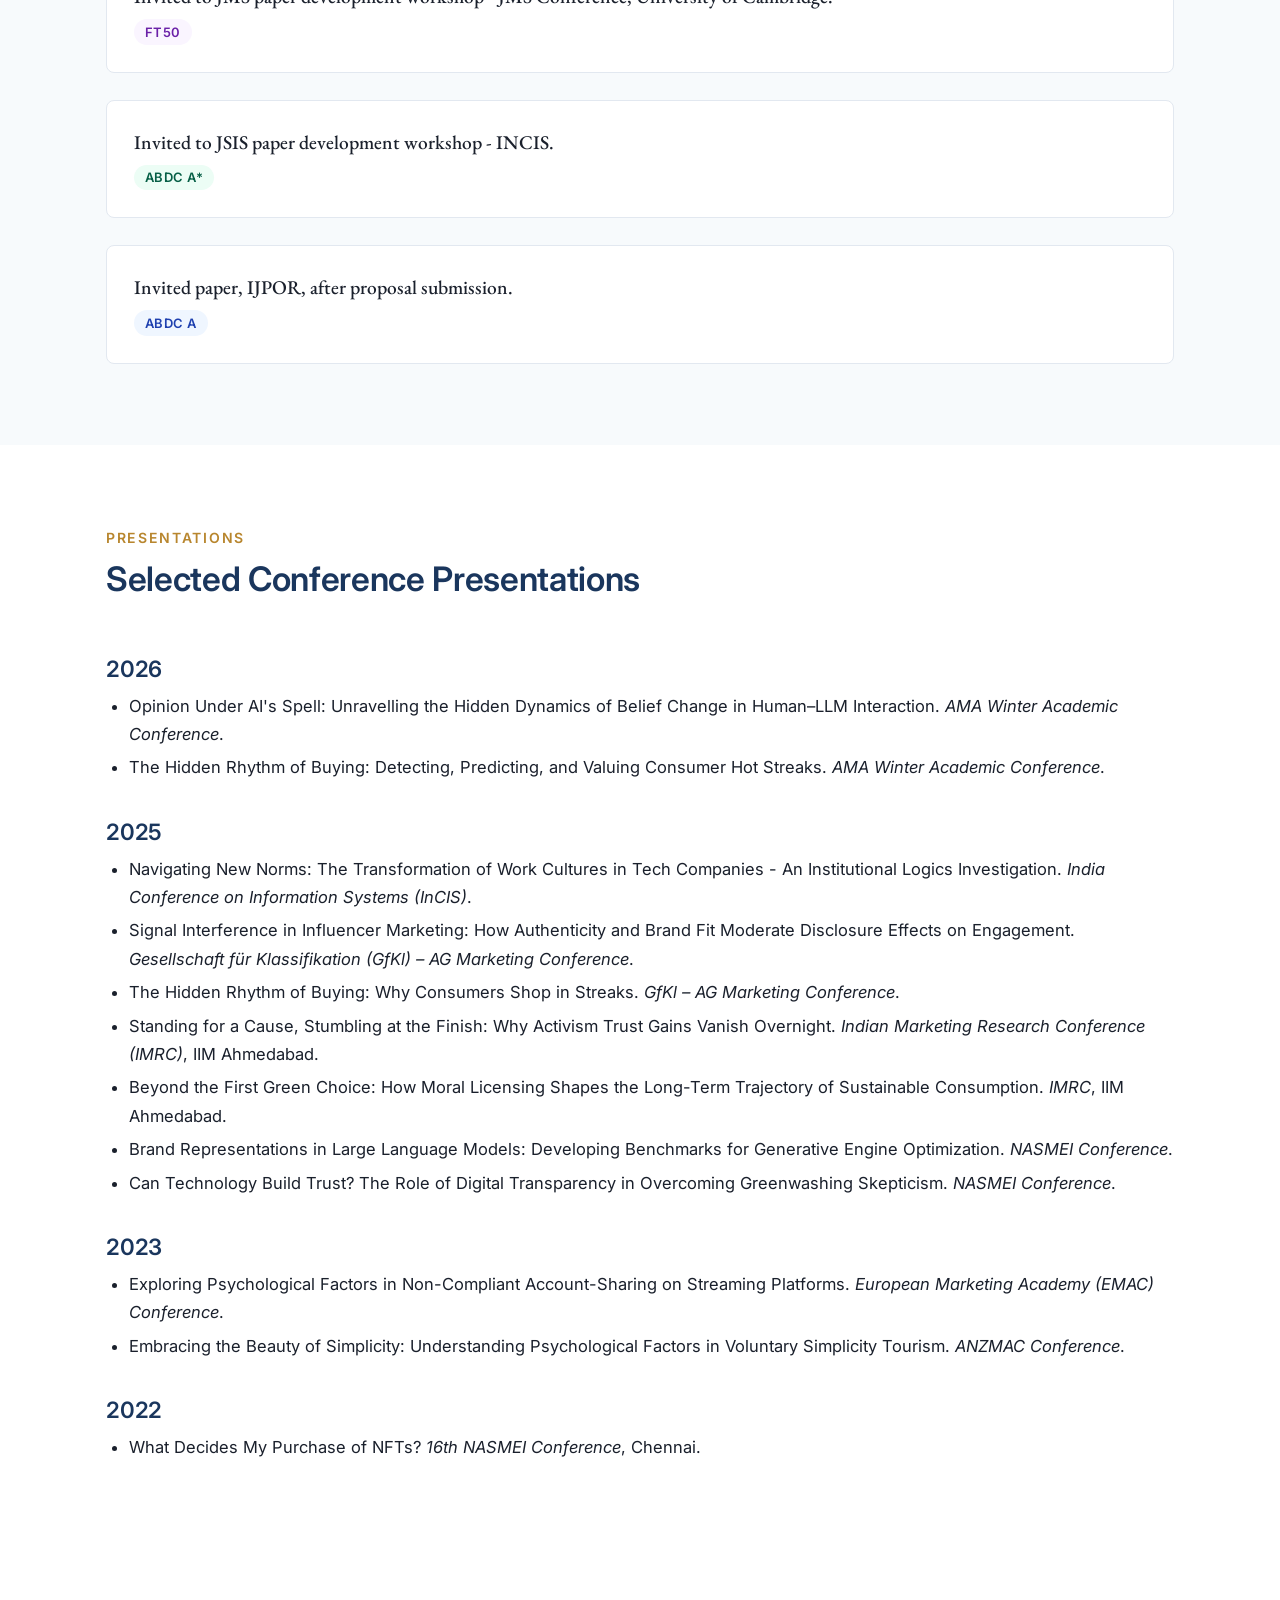
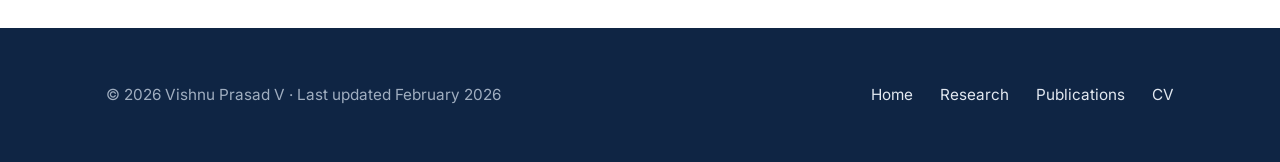
<file: publications.html>
<!DOCTYPE html>
<html lang="en">
<head>
    <meta charset="UTF-8">
    <meta name="viewport" content="width=device-width, initial-scale=1.0">
    <title>Publications - Vishnu Prasad V</title>
    <meta name="description" content="Peer-reviewed articles, work under review, working papers, paper development invitations, and conference presentations by Vishnu Prasad V.">
    <link rel="icon" type="image/x-icon" href="favicon.ico">
    <link rel="preconnect" href="https://fonts.googleapis.com">
    <link rel="preconnect" href="https://fonts.gstatic.com" crossorigin>
    <link href="https://fonts.googleapis.com/css2?family=EB+Garamond:wght@400;500;600&family=Inter:wght@400;500;600;700&display=swap" rel="stylesheet">
    <link rel="stylesheet" href="styles.css">
</head>
<body>
    <a class="skip-link" href="#main">Skip to content</a>

    <header class="nav" role="banner">
        <div class="nav-inner">
            <a class="nav-brand" href="index.html">
                Vishnu Prasad V
                <small>Jio Institute · Marketing</small>
            </a>
            <button class="nav-toggle" type="button" aria-label="Toggle menu" aria-expanded="false">
                <svg viewBox="0 0 24 24" fill="none" stroke="currentColor" stroke-width="2" stroke-linecap="round" stroke-linejoin="round" aria-hidden="true"><line x1="3" y1="6" x2="21" y2="6"/><line x1="3" y1="12" x2="21" y2="12"/><line x1="3" y1="18" x2="21" y2="18"/></svg>
            </button>
            <ul class="nav-menu">
                <li><a href="index.html">Home</a></li>
                <li><a href="research-programme.html">Research</a></li>
                <li><a href="publications.html" aria-current="page">Publications</a></li>
                <li><a href="teaching-service.html">Teaching</a></li>
                <li><a href="working-projects.html">Projects</a></li>
                <li><a href="cv.html">CV</a></li>
            </ul>
        </div>
    </header>

    <main id="main">
        <header class="page-header">
            <div class="container container--narrow">
                <span class="section-eyebrow">Scholarship</span>
                <h1>Publications</h1>
                <p class="section-lede">Peer-reviewed articles, work currently under review, papers in preparation,
                paper-development invitations, and conference presentations - grouped by stage.</p>
            </div>
        </header>

        <section id="peer-reviewed" class="section">
            <div class="container">
                <div class="section-head">
                    <span class="section-eyebrow">Stage 1</span>
                    <h2>Peer-Reviewed Journal Articles</h2>
                </div>
                <ul class="pub-list">
                    <li class="pub-card">
                        <p class="pub-authors"><span class="pub-num">[1]</span> <strong>Vishnu Prasad, V.</strong>, Murthy, M. D. P., Joseph, J., &amp; Adhikari, A. (2023).</p>
                        <p class="pub-title">What decides my purchase of non-fungible tokens?</p>
                        <p class="pub-venue"><em>Journal of Consumer Behaviour</em>, 1–22.</p>
                        <div class="pub-meta">
                            <span class="chip chip-a">ABDC A</span>
                            <span class="chip chip-status">Published</span>
                            <a class="pub-link" href="https://doi.org/10.1002/cb.2221" target="_blank" rel="noopener">DOI →</a>
                        </div>
                    </li>
                    <li class="pub-card">
                        <p class="pub-authors"><span class="pub-num">[2]</span> Murthy, M. D. P., <strong>Vishnu Prasad, V.</strong>, Patri, W., &amp; Joseph, J. (2025).</p>
                        <p class="pub-title">Align or alienate? The impact of ideological confidence and message certainty in responses to brand activism.</p>
                        <p class="pub-venue"><em>Advances in Consumer Research</em>, ahead of print.</p>
                        <div class="pub-meta">
                            <span class="chip chip-b">ABDC B</span>
                            <span class="chip chip-status">Franco Nicosia Award · ACR 2025</span>
                        </div>
                    </li>
                    <li class="pub-card">
                        <p class="pub-authors"><span class="pub-num">[3]</span> Murthy, M. D. P., <strong>Vishnu Prasad, V.</strong>, Jain, R., Patri, W., &amp; Joseph, J. (2025).</p>
                        <p class="pub-title">Standing for a cause, stumbling at the finish: Why activism trust gains vanish overnight.</p>
                        <p class="pub-venue"><em>Advances in Consumer Research</em>, ahead of print.</p>
                        <div class="pub-meta">
                            <span class="chip chip-b">ABDC B</span>
                            <span class="chip chip-status">Published</span>
                        </div>
                    </li>
                    <li class="pub-card">
                        <p class="pub-authors"><span class="pub-num">[4]</span> Murthy, M. D. P., <strong>Vishnu Prasad, V.</strong>, &amp; Sreejesh, S. (2025).</p>
                        <p class="pub-title">Exploring the path to tourist well-being: Analysis of voluntary simplicity tourism engagement.</p>
                        <p class="pub-venue"><em>International Journal of Tourism Research</em>, 27(5).</p>
                        <div class="pub-meta">
                            <span class="chip chip-a">ABDC A</span>
                            <span class="chip chip-status">Published</span>
                            <a class="pub-link" href="https://doi.org/10.1002/jtr.70113" target="_blank" rel="noopener">DOI →</a>
                        </div>
                    </li>
                </ul>
            </div>
        </section>

        <section id="under-review" class="section section--alt">
            <div class="container">
                <div class="section-head">
                    <span class="section-eyebrow">Stage 2</span>
                    <h2>Articles Under Review</h2>
                </div>
                <ul class="pub-list">
                    <li class="pub-card">
                        <p class="pub-authors"><span class="pub-num">[1]</span> <strong>Vishnu Prasad, V.</strong> &amp; Rishika, R.</p>
                        <p class="pub-title">Enhancing viewer engagement: Tactics for addressing unauthorised account sharing on streaming services.</p>
                        <p class="pub-venue"><em>Information &amp; Management</em>.</p>
                        <div class="pub-meta">
                            <span class="chip chip-a-star">ABDC A*</span>
                            <span class="chip chip-status">Revise &amp; Resubmit</span>
                        </div>
                    </li>
                    <li class="pub-card">
                        <p class="pub-authors"><span class="pub-num">[2]</span> <strong>Vishnu Prasad, V.</strong>, Rishika, R., &amp; Murthy, M. D. P.</p>
                        <p class="pub-title">Beyond transparency: How authenticity and fit moderate disclosure effects in influencer marketing through signal interference.</p>
                        <p class="pub-venue"><em>European Journal of Marketing</em>.</p>
                        <div class="pub-meta">
                            <span class="chip chip-a-star">ABDC A*</span>
                            <span class="chip chip-status">Under Review</span>
                        </div>
                    </li>
                    <li class="pub-card">
                        <p class="pub-authors"><span class="pub-num">[3]</span> <strong>Vishnu Prasad, V.</strong>, Jain, R., &amp; Murthy, M. D. P.</p>
                        <p class="pub-title">Beyond hype: The role of signal coherence in liquidity and market-making for NFTs.</p>
                        <p class="pub-venue"><em>Journal of Strategic Marketing</em>.</p>
                        <div class="pub-meta">
                            <span class="chip chip-a">ABDC A</span>
                            <span class="chip chip-status">Revise &amp; Resubmit</span>
                        </div>
                    </li>
                    <li class="pub-card">
                        <p class="pub-authors"><span class="pub-num">[4]</span> <strong>Vishnu Prasad, V.</strong> &amp; Murthy, M. D. P.</p>
                        <p class="pub-title">From motives to overconsumption: A multi-method examination of psychological pathways and self-regulation in social commerce.</p>
                        <p class="pub-venue"><em>Journal of Consumer Behaviour</em>.</p>
                        <div class="pub-meta">
                            <span class="chip chip-a">ABDC A</span>
                            <span class="chip chip-status">Under Review</span>
                        </div>
                    </li>
                    <li class="pub-card">
                        <p class="pub-authors"><span class="pub-num">[5]</span> Murthy, M. D. P. &amp; <strong>Vishnu Prasad, V.</strong></p>
                        <p class="pub-title">Embracing the pre-loved: How norms, emotions, and motives shape sustainable recommerce behaviour.</p>
                        <p class="pub-venue"><em>Journal of Consumer Behaviour</em>.</p>
                        <div class="pub-meta">
                            <span class="chip chip-a">ABDC A</span>
                            <span class="chip chip-status">Revise &amp; Resubmit</span>
                        </div>
                    </li>
                    <li class="pub-card">
                        <p class="pub-authors"><span class="pub-num">[6]</span> Murthy, M. D. P. &amp; <strong>Vishnu Prasad, V.</strong></p>
                        <p class="pub-title">Exploring the new frontiers of immersive service experiences: Role of competence and warmth in the metaverse environment.</p>
                        <p class="pub-venue"><em>Journal of Strategic Marketing</em>.</p>
                        <div class="pub-meta">
                            <span class="chip chip-a">ABDC A</span>
                            <span class="chip chip-status">Revise &amp; Resubmit</span>
                        </div>
                    </li>
                    <li class="pub-card">
                        <p class="pub-authors"><span class="pub-num">[7]</span> Murthy, M. D. P. &amp; <strong>Vishnu Prasad, V.</strong></p>
                        <p class="pub-title">Consuming for a cause: A multi-method study on the role of perceived values, emotions, and product type in charity-linked products.</p>
                        <p class="pub-venue"><em>Journal of Consumer Behaviour</em>.</p>
                        <div class="pub-meta">
                            <span class="chip chip-a">ABDC A</span>
                            <span class="chip chip-status">Revise &amp; Resubmit</span>
                        </div>
                    </li>
                </ul>
            </div>
        </section>

        <section id="work-in-progress" class="section">
            <div class="container">
                <div class="section-head">
                    <span class="section-eyebrow">Stage 3</span>
                    <h2>Work in Progress</h2>
                </div>
                <ul class="pub-list">
                    <li class="pub-card">
                        <p class="pub-authors"><span class="pub-num">[1]</span> <strong>Vishnu Prasad, V.</strong> &amp; Joseph, J.</p>
                        <p class="pub-title">Exploring impact of brand effects and transparency in influencer marketing.</p>
                        <p class="pub-venue">Target: <em>Journal of the Academy of Marketing Science</em>.</p>
                        <div class="pub-meta">
                            <span class="chip chip-ft50">FT50</span>
                            <span class="chip chip-status">In Preparation</span>
                        </div>
                    </li>
                    <li class="pub-card">
                        <p class="pub-authors"><span class="pub-num">[2]</span> <strong>Vishnu Prasad, V.</strong> &amp; Joseph, J.</p>
                        <p class="pub-title">Exploring brand trust violation in various brand activism scenarios.</p>
                        <p class="pub-venue">Target: <em>European Journal of Marketing</em>.</p>
                        <div class="pub-meta">
                            <span class="chip chip-a-star">ABDC A*</span>
                            <span class="chip chip-status">In Preparation</span>
                        </div>
                    </li>
                    <li class="pub-card">
                        <p class="pub-authors"><span class="pub-num">[3]</span> <strong>Vishnu Prasad, V.</strong> &amp; Joseph, J.</p>
                        <p class="pub-title">Exploring brand activism trust and its antecedents.</p>
                        <p class="pub-venue">Target: <em>International Journal of Research in Marketing</em>.</p>
                        <div class="pub-meta">
                            <span class="chip chip-a-star">ABDC A*</span>
                            <span class="chip chip-status">In Preparation</span>
                        </div>
                    </li>
                    <li class="pub-card">
                        <p class="pub-authors"><span class="pub-num">[4]</span> <strong>Vishnu Prasad, V.</strong> &amp; Jain, R.</p>
                        <p class="pub-title">From peer-production to verification commons: How LLMs rewire social capital and governance in online knowledge networks.</p>
                        <p class="pub-venue">Target: <em>Information Systems Research</em>.</p>
                        <div class="pub-meta">
                            <span class="chip chip-ft50">FT50</span>
                            <span class="chip chip-status">In Preparation</span>
                        </div>
                    </li>
                </ul>
            </div>
        </section>

        <section id="invitations" class="section section--alt">
            <div class="container">
                <div class="section-head">
                    <span class="section-eyebrow">Stage 4</span>
                    <h2>Paper Development Invitations &amp; Invited Papers</h2>
                </div>
                <ul class="pub-list">
                    <li class="pub-card">
                        <p class="pub-title">Invited to ISJ paper development workshop - INCIS.</p>
                        <div class="pub-meta"><span class="chip chip-a-star">ABDC A*</span></div>
                    </li>
                    <li class="pub-card">
                        <p class="pub-title">Invited to JMS paper development workshop - JMS Conference, University of Cambridge.</p>
                        <div class="pub-meta"><span class="chip chip-ft50">FT50</span></div>
                    </li>
                    <li class="pub-card">
                        <p class="pub-title">Invited to JSIS paper development workshop - INCIS.</p>
                        <div class="pub-meta"><span class="chip chip-a-star">ABDC A*</span></div>
                    </li>
                    <li class="pub-card">
                        <p class="pub-title">Invited paper, IJPOR, after proposal submission.</p>
                        <div class="pub-meta"><span class="chip chip-a">ABDC A</span></div>
                    </li>
                </ul>
            </div>
        </section>

        <section id="conferences" class="section">
            <div class="container">
                <div class="section-head">
                    <span class="section-eyebrow">Presentations</span>
                    <h2>Selected Conference Presentations</h2>
                </div>

                <h3 style="font-family:var(--font-sans);color:var(--color-primary);margin-top:var(--space-md);">2026</h3>
                <ul class="list-bullet">
                    <li>Opinion Under AI's Spell: Unravelling the Hidden Dynamics of Belief Change in Human–LLM Interaction. <em>AMA Winter Academic Conference</em>.</li>
                    <li>The Hidden Rhythm of Buying: Detecting, Predicting, and Valuing Consumer Hot Streaks. <em>AMA Winter Academic Conference</em>.</li>
                </ul>

                <h3 style="font-family:var(--font-sans);color:var(--color-primary);margin-top:var(--space-lg);">2025</h3>
                <ul class="list-bullet">
                    <li>Navigating New Norms: The Transformation of Work Cultures in Tech Companies - An Institutional Logics Investigation. <em>India Conference on Information Systems (InCIS)</em>.</li>
                    <li>Signal Interference in Influencer Marketing: How Authenticity and Brand Fit Moderate Disclosure Effects on Engagement. <em>Gesellschaft für Klassifikation (GfKl) – AG Marketing Conference</em>.</li>
                    <li>The Hidden Rhythm of Buying: Why Consumers Shop in Streaks. <em>GfKl – AG Marketing Conference</em>.</li>
                    <li>Standing for a Cause, Stumbling at the Finish: Why Activism Trust Gains Vanish Overnight. <em>Indian Marketing Research Conference (IMRC)</em>, IIM Ahmedabad.</li>
                    <li>Beyond the First Green Choice: How Moral Licensing Shapes the Long-Term Trajectory of Sustainable Consumption. <em>IMRC</em>, IIM Ahmedabad.</li>
                    <li>Brand Representations in Large Language Models: Developing Benchmarks for Generative Engine Optimization. <em>NASMEI Conference</em>.</li>
                    <li>Can Technology Build Trust? The Role of Digital Transparency in Overcoming Greenwashing Skepticism. <em>NASMEI Conference</em>.</li>
                </ul>

                <h3 style="font-family:var(--font-sans);color:var(--color-primary);margin-top:var(--space-lg);">2023</h3>
                <ul class="list-bullet">
                    <li>Exploring Psychological Factors in Non-Compliant Account-Sharing on Streaming Platforms. <em>European Marketing Academy (EMAC) Conference</em>.</li>
                    <li>Embracing the Beauty of Simplicity: Understanding Psychological Factors in Voluntary Simplicity Tourism. <em>ANZMAC Conference</em>.</li>
                </ul>

                <h3 style="font-family:var(--font-sans);color:var(--color-primary);margin-top:var(--space-lg);">2022</h3>
                <ul class="list-bullet">
                    <li>What Decides My Purchase of NFTs? <em>16th NASMEI Conference</em>, Chennai.</li>
                </ul>
            </div>
        </section>
    </main>

    <footer class="site-footer">
        <div class="container">
            <p>&copy; <span data-year>2026</span> Vishnu Prasad V · Last updated February 2026</p>
            <ul class="footer-nav">
                <li><a href="index.html">Home</a></li>
                <li><a href="research-programme.html">Research</a></li>
                <li><a href="publications.html">Publications</a></li>
                <li><a href="cv.html">CV</a></li>
            </ul>
        </div>
    </footer>

    <script src="script.js"></script>
</body>
</html>
</file>
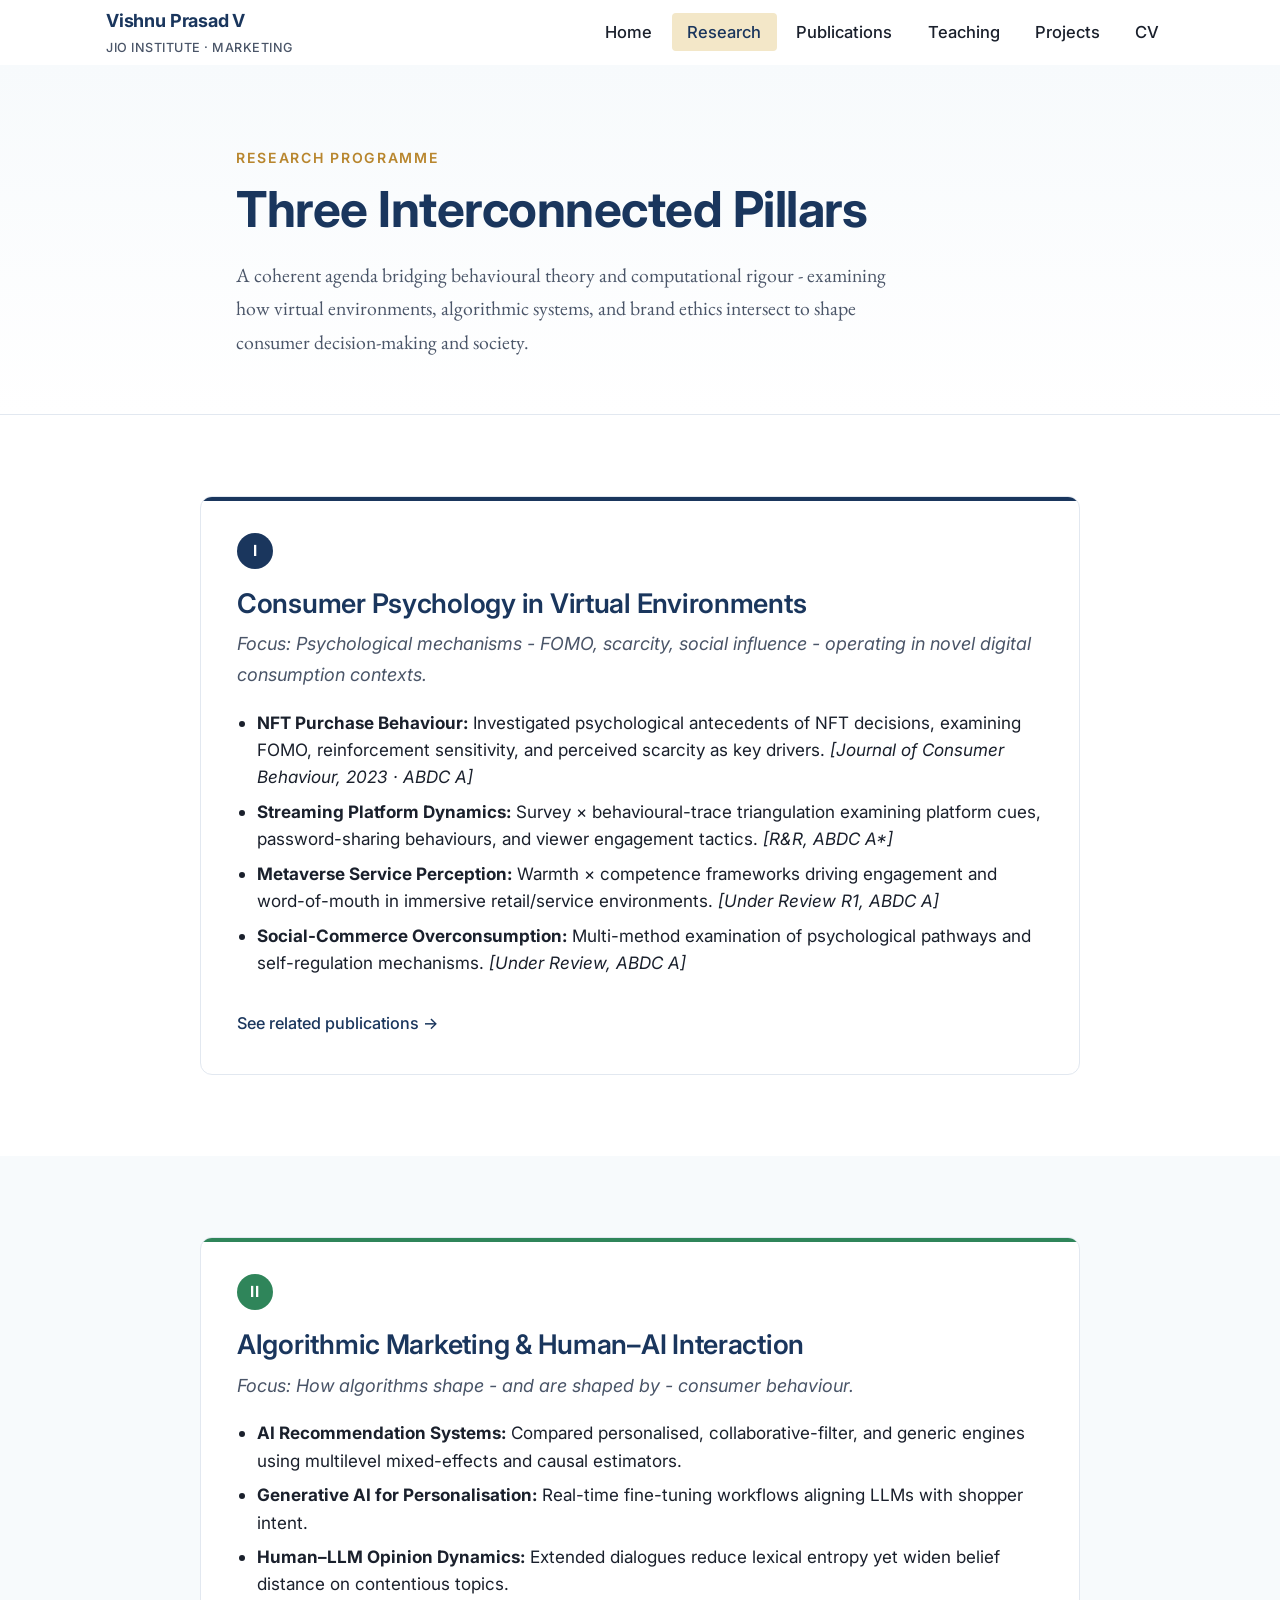
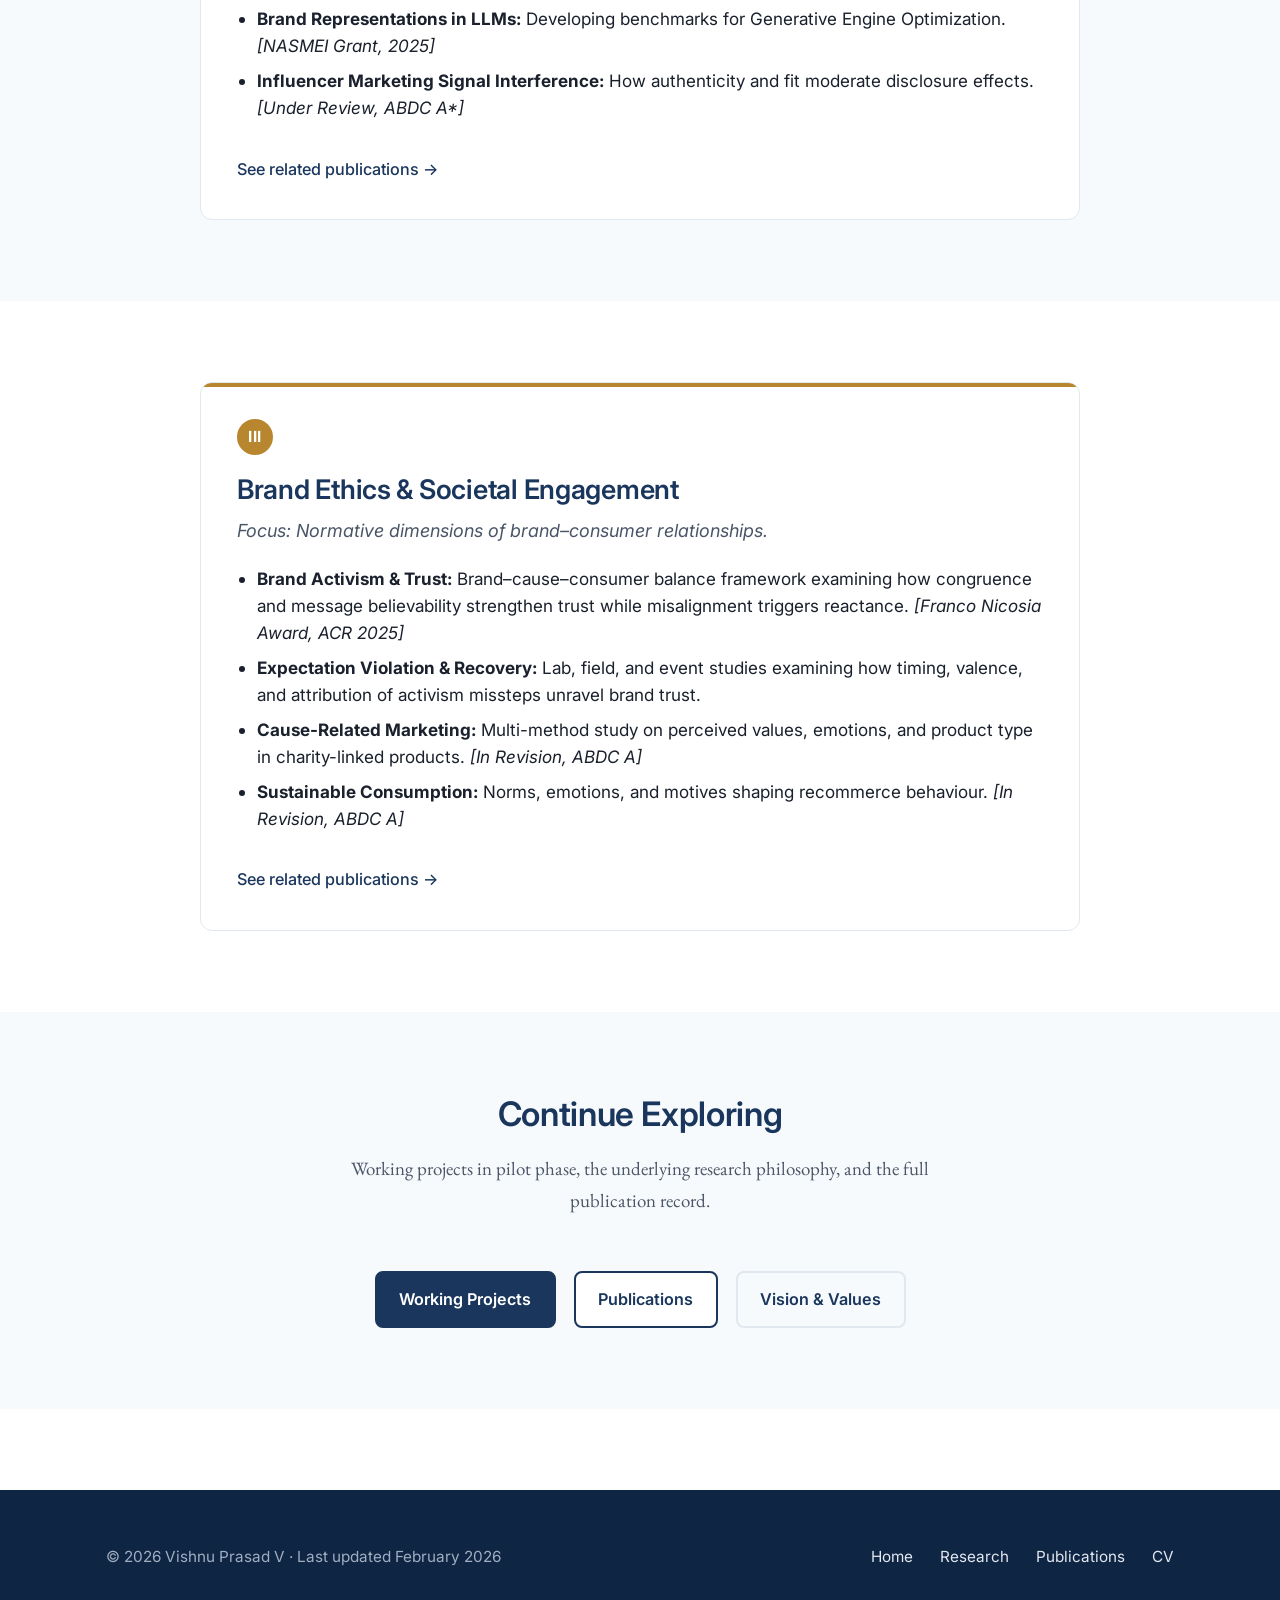
<file: research-programme.html>
<!DOCTYPE html>
<html lang="en">
<head>
    <meta charset="UTF-8">
    <meta name="viewport" content="width=device-width, initial-scale=1.0">
    <title>Research Programme - Vishnu Prasad V</title>
    <meta name="description" content="Three-pillar research programme: Consumer Psychology in Virtual Environments; Algorithmic Marketing &amp; Human–AI Interaction; Brand Ethics &amp; Societal Engagement.">
    <link rel="icon" type="image/x-icon" href="favicon.ico">
    <link rel="preconnect" href="https://fonts.googleapis.com">
    <link rel="preconnect" href="https://fonts.gstatic.com" crossorigin>
    <link href="https://fonts.googleapis.com/css2?family=EB+Garamond:wght@400;500;600&family=Inter:wght@400;500;600;700&display=swap" rel="stylesheet">
    <link rel="stylesheet" href="styles.css">
</head>
<body>
    <a class="skip-link" href="#main">Skip to content</a>

    <header class="nav" role="banner">
        <div class="nav-inner">
            <a class="nav-brand" href="index.html">
                Vishnu Prasad V
                <small>Jio Institute · Marketing</small>
            </a>
            <button class="nav-toggle" type="button" aria-label="Toggle menu" aria-expanded="false">
                <svg viewBox="0 0 24 24" fill="none" stroke="currentColor" stroke-width="2" stroke-linecap="round" stroke-linejoin="round" aria-hidden="true"><line x1="3" y1="6" x2="21" y2="6"/><line x1="3" y1="12" x2="21" y2="12"/><line x1="3" y1="18" x2="21" y2="18"/></svg>
            </button>
            <ul class="nav-menu">
                <li><a href="index.html">Home</a></li>
                <li><a href="research-programme.html" aria-current="page">Research</a></li>
                <li><a href="publications.html">Publications</a></li>
                <li><a href="teaching-service.html">Teaching</a></li>
                <li><a href="working-projects.html">Projects</a></li>
                <li><a href="cv.html">CV</a></li>
            </ul>
        </div>
    </header>

    <main id="main">
        <header class="page-header">
            <div class="container container--narrow">
                <span class="section-eyebrow">Research Programme</span>
                <h1>Three Interconnected Pillars</h1>
                <p class="section-lede">A coherent agenda bridging behavioural theory and computational rigour -
                examining how virtual environments, algorithmic systems, and brand ethics intersect to shape
                consumer decision-making and society.</p>
            </div>
        </header>

        <section id="pillar-i" class="section">
            <div class="container">
                <article class="pillar-card pillar-i" style="max-width:880px;margin:0 auto;">
                    <span class="pillar-num">I</span>
                    <h2 style="font-size:1.5rem;margin-bottom:var(--space-xs);">Consumer Psychology in Virtual Environments</h2>
                    <p class="pillar-focus" style="font-size:1rem;">
                        <em>Focus:</em> Psychological mechanisms - FOMO, scarcity, social influence - operating in
                        novel digital consumption contexts.
                    </p>
                    <ul style="font-size:0.95rem;">
                        <li><strong>NFT Purchase Behaviour:</strong> Investigated psychological antecedents of NFT
                        decisions, examining FOMO, reinforcement sensitivity, and perceived scarcity as key drivers.
                        <em>[Journal of Consumer Behaviour, 2023 · ABDC A]</em></li>
                        <li><strong>Streaming Platform Dynamics:</strong> Survey × behavioural-trace triangulation
                        examining platform cues, password-sharing behaviours, and viewer engagement tactics.
                        <em>[R&amp;R, ABDC A*]</em></li>
                        <li><strong>Metaverse Service Perception:</strong> Warmth × competence frameworks driving
                        engagement and word-of-mouth in immersive retail/service environments.
                        <em>[Under Review R1, ABDC A]</em></li>
                        <li><strong>Social-Commerce Overconsumption:</strong> Multi-method examination of
                        psychological pathways and self-regulation mechanisms.
                        <em>[Under Review, ABDC A]</em></li>
                    </ul>
                    <a class="read-more" href="publications.html#under-review">See related publications →</a>
                </article>
            </div>
        </section>

        <section id="pillar-ii" class="section section--alt">
            <div class="container">
                <article class="pillar-card pillar-ii" style="max-width:880px;margin:0 auto;">
                    <span class="pillar-num">II</span>
                    <h2 style="font-size:1.5rem;margin-bottom:var(--space-xs);">Algorithmic Marketing &amp; Human–AI Interaction</h2>
                    <p class="pillar-focus" style="font-size:1rem;">
                        <em>Focus:</em> How algorithms shape - and are shaped by - consumer behaviour.
                    </p>
                    <ul style="font-size:0.95rem;">
                        <li><strong>AI Recommendation Systems:</strong> Compared personalised, collaborative-filter,
                        and generic engines using multilevel mixed-effects and causal estimators.</li>
                        <li><strong>Generative AI for Personalisation:</strong> Real-time fine-tuning workflows
                        aligning LLMs with shopper intent.</li>
                        <li><strong>Human–LLM Opinion Dynamics:</strong> Extended dialogues reduce lexical entropy
                        yet widen belief distance on contentious topics.</li>
                        <li><strong>Brand Representations in LLMs:</strong> Developing benchmarks for Generative
                        Engine Optimization. <em>[NASMEI Grant, 2025]</em></li>
                        <li><strong>Influencer Marketing Signal Interference:</strong> How authenticity and fit
                        moderate disclosure effects. <em>[Under Review, ABDC A*]</em></li>
                    </ul>
                    <a class="read-more" href="publications.html#work-in-progress">See related publications →</a>
                </article>
            </div>
        </section>

        <section id="pillar-iii" class="section">
            <div class="container">
                <article class="pillar-card pillar-iii" style="max-width:880px;margin:0 auto;">
                    <span class="pillar-num">III</span>
                    <h2 style="font-size:1.5rem;margin-bottom:var(--space-xs);">Brand Ethics &amp; Societal Engagement</h2>
                    <p class="pillar-focus" style="font-size:1rem;">
                        <em>Focus:</em> Normative dimensions of brand–consumer relationships.
                    </p>
                    <ul style="font-size:0.95rem;">
                        <li><strong>Brand Activism &amp; Trust:</strong> Brand–cause–consumer balance framework
                        examining how congruence and message believability strengthen trust while misalignment
                        triggers reactance. <em>[Franco Nicosia Award, ACR 2025]</em></li>
                        <li><strong>Expectation Violation &amp; Recovery:</strong> Lab, field, and event studies
                        examining how timing, valence, and attribution of activism missteps unravel brand trust.</li>
                        <li><strong>Cause-Related Marketing:</strong> Multi-method study on perceived values,
                        emotions, and product type in charity-linked products. <em>[In Revision, ABDC A]</em></li>
                        <li><strong>Sustainable Consumption:</strong> Norms, emotions, and motives shaping
                        recommerce behaviour. <em>[In Revision, ABDC A]</em></li>
                    </ul>
                    <a class="read-more" href="publications.html#peer-reviewed">See related publications →</a>
                </article>
            </div>
        </section>

        <section class="section section--alt">
            <div class="container text-center">
                <div class="section-head" style="margin-left:auto;margin-right:auto;">
                    <h2>Continue Exploring</h2>
                    <p class="section-lede" style="margin-left:auto;margin-right:auto;">Working projects in pilot
                    phase, the underlying research philosophy, and the full publication record.</p>
                </div>
                <div class="btn-group" style="justify-content:center;">
                    <a class="btn btn-primary" href="working-projects.html">Working Projects</a>
                    <a class="btn btn-secondary" href="publications.html">Publications</a>
                    <a class="btn btn-ghost" href="vision-values.html">Vision &amp; Values</a>
                </div>
            </div>
        </section>
    </main>

    <footer class="site-footer">
        <div class="container">
            <p>&copy; <span data-year>2026</span> Vishnu Prasad V · Last updated February 2026</p>
            <ul class="footer-nav">
                <li><a href="index.html">Home</a></li>
                <li><a href="research-programme.html">Research</a></li>
                <li><a href="publications.html">Publications</a></li>
                <li><a href="cv.html">CV</a></li>
            </ul>
        </div>
    </footer>

    <script src="script.js"></script>
</body>
</html>
</file>
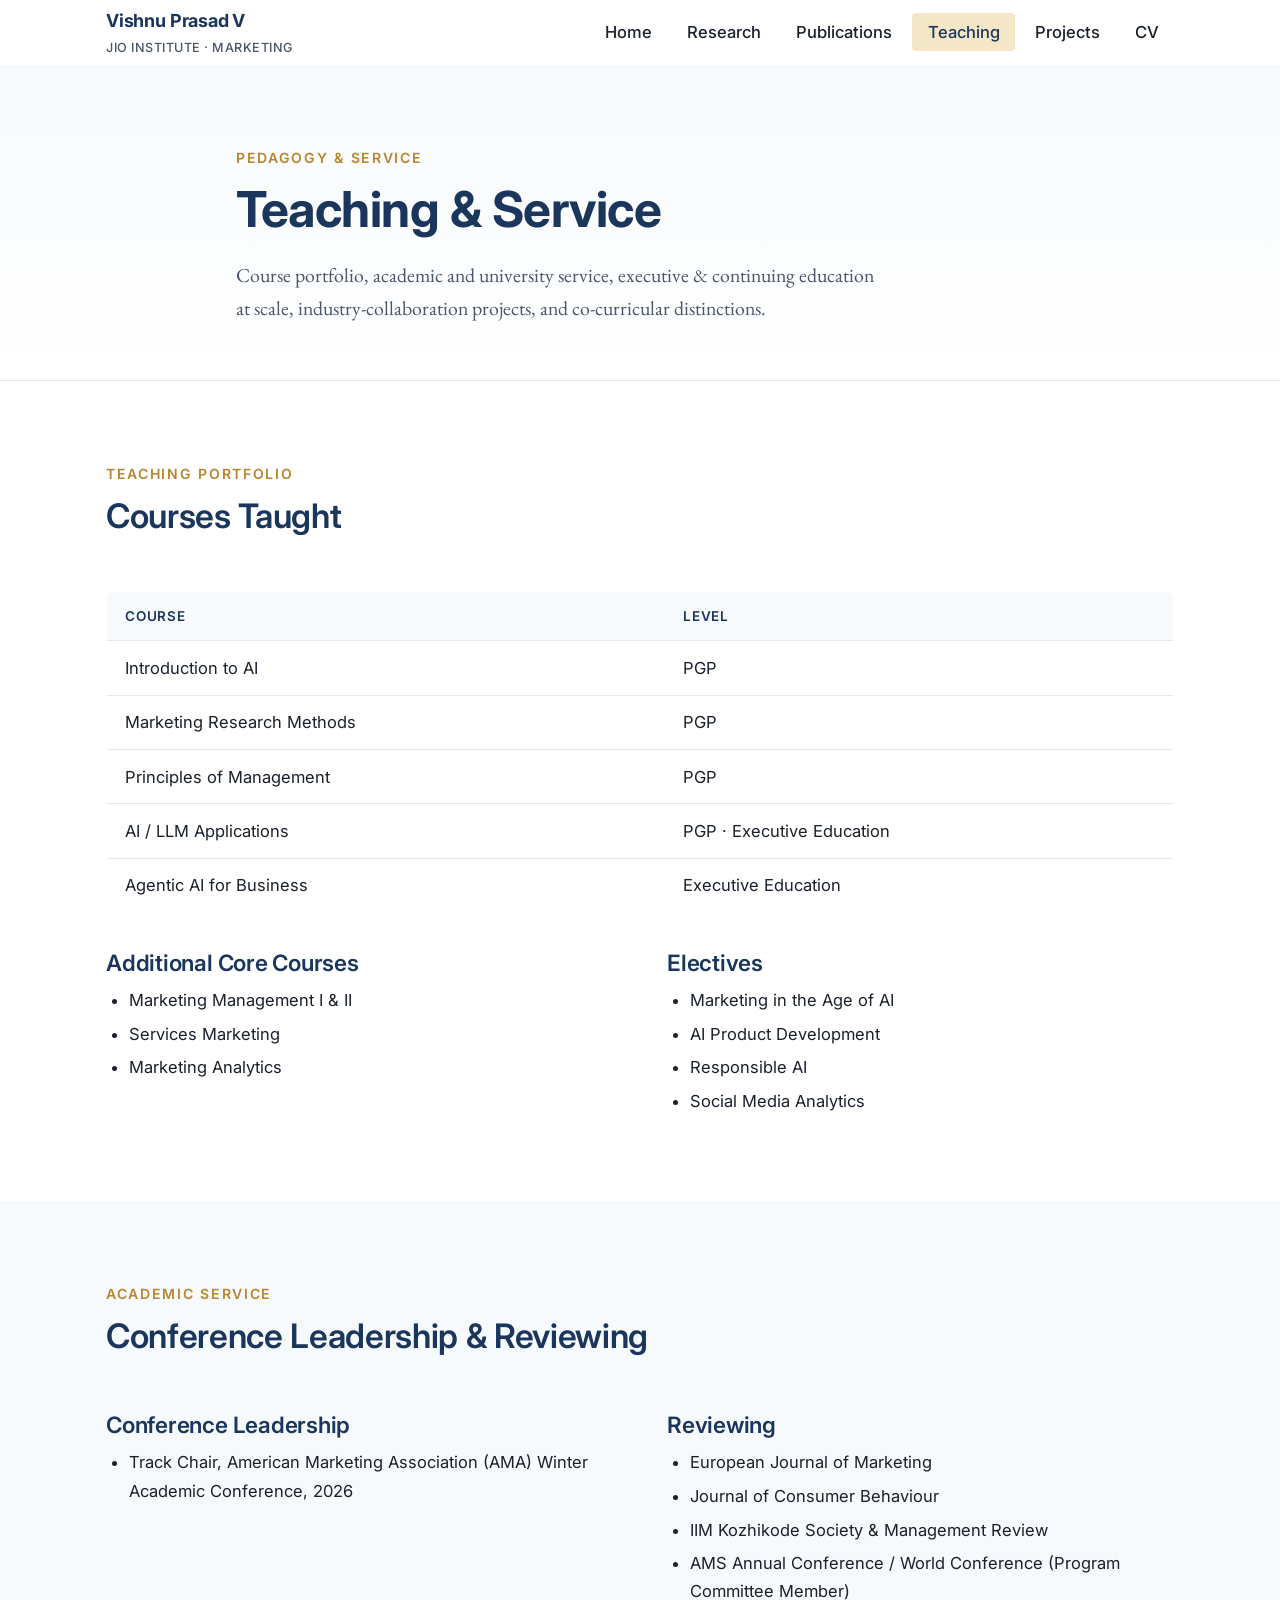
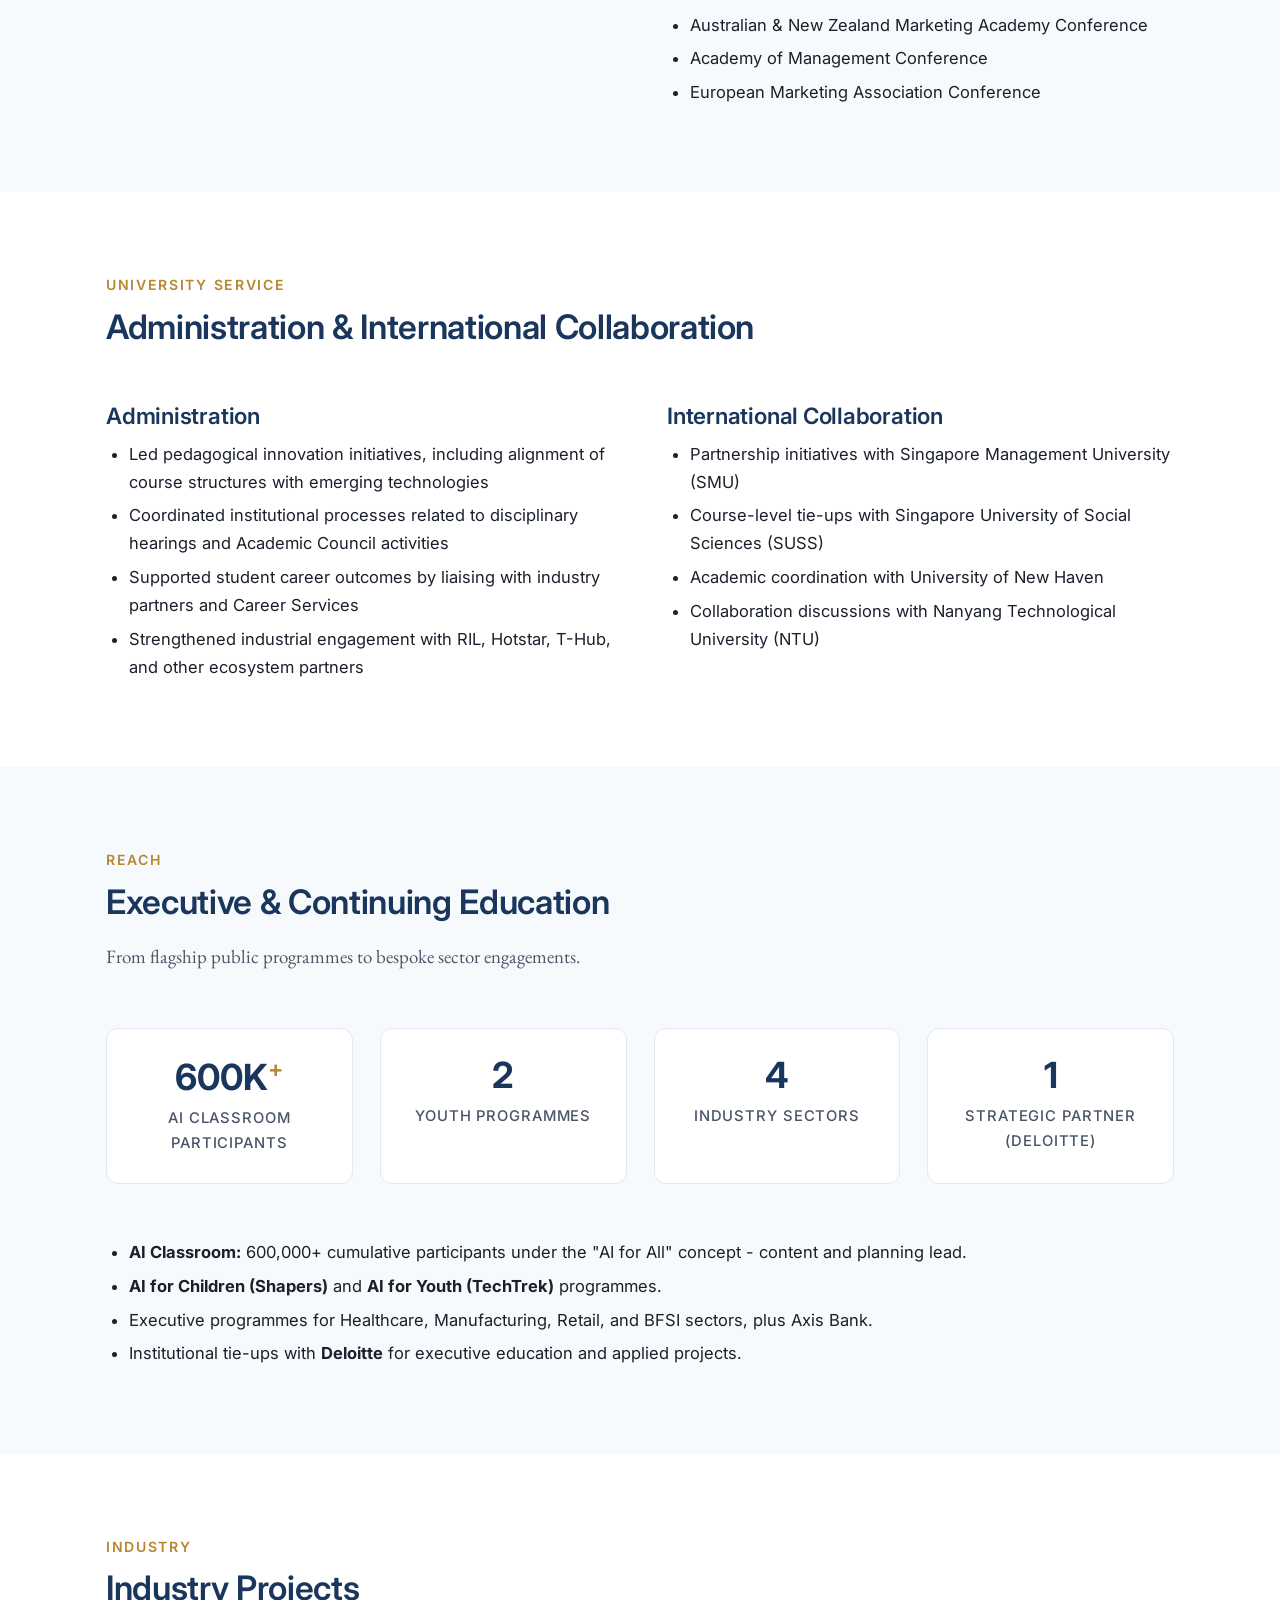
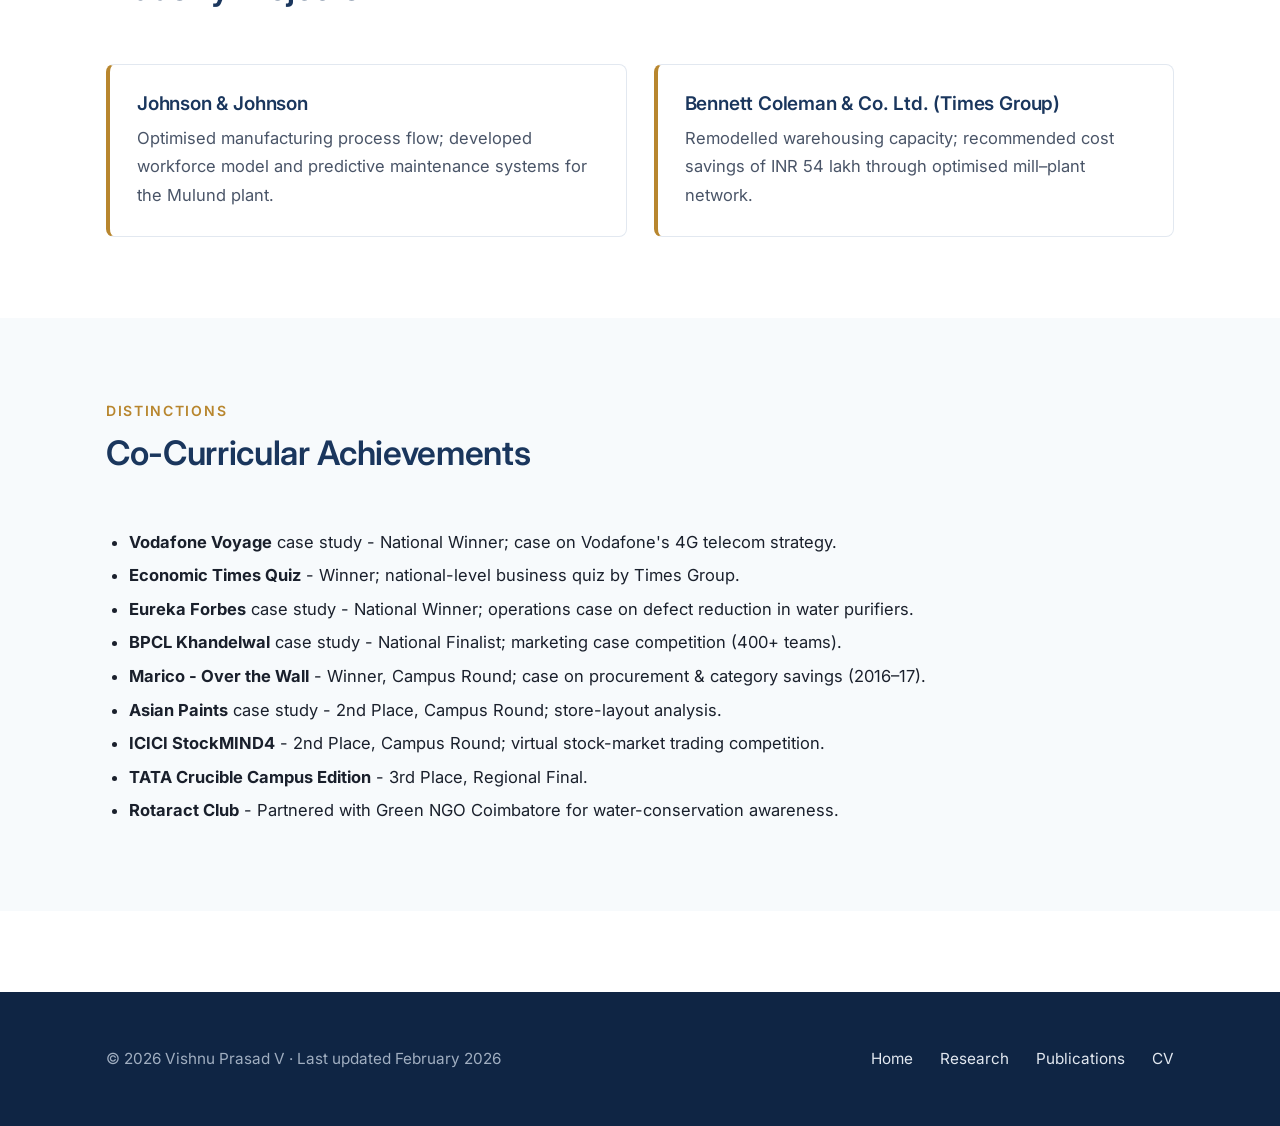
<file: teaching-service.html>
<!DOCTYPE html>
<html lang="en">
<head>
    <meta charset="UTF-8">
    <meta name="viewport" content="width=device-width, initial-scale=1.0">
    <title>Teaching &amp; Service - Vishnu Prasad V</title>
    <meta name="description" content="Courses taught, academic and university service, executive &amp; continuing education (AI Classroom: 600,000+ participants), industry projects, and co-curricular achievements.">
    <link rel="icon" type="image/x-icon" href="favicon.ico">
    <link rel="preconnect" href="https://fonts.googleapis.com">
    <link rel="preconnect" href="https://fonts.gstatic.com" crossorigin>
    <link href="https://fonts.googleapis.com/css2?family=EB+Garamond:wght@400;500;600&family=Inter:wght@400;500;600;700&display=swap" rel="stylesheet">
    <link rel="stylesheet" href="styles.css">
</head>
<body>
    <a class="skip-link" href="#main">Skip to content</a>

    <header class="nav" role="banner">
        <div class="nav-inner">
            <a class="nav-brand" href="index.html">
                Vishnu Prasad V
                <small>Jio Institute · Marketing</small>
            </a>
            <button class="nav-toggle" type="button" aria-label="Toggle menu" aria-expanded="false">
                <svg viewBox="0 0 24 24" fill="none" stroke="currentColor" stroke-width="2" stroke-linecap="round" stroke-linejoin="round" aria-hidden="true"><line x1="3" y1="6" x2="21" y2="6"/><line x1="3" y1="12" x2="21" y2="12"/><line x1="3" y1="18" x2="21" y2="18"/></svg>
            </button>
            <ul class="nav-menu">
                <li><a href="index.html">Home</a></li>
                <li><a href="research-programme.html">Research</a></li>
                <li><a href="publications.html">Publications</a></li>
                <li><a href="teaching-service.html" aria-current="page">Teaching</a></li>
                <li><a href="working-projects.html">Projects</a></li>
                <li><a href="cv.html">CV</a></li>
            </ul>
        </div>
    </header>

    <main id="main">
        <header class="page-header">
            <div class="container container--narrow">
                <span class="section-eyebrow">Pedagogy &amp; Service</span>
                <h1>Teaching &amp; Service</h1>
                <p class="section-lede">Course portfolio, academic and university service, executive &amp; continuing
                education at scale, industry-collaboration projects, and co-curricular distinctions.</p>
            </div>
        </header>

        <section id="courses" class="section">
            <div class="container">
                <div class="section-head">
                    <span class="section-eyebrow">Teaching Portfolio</span>
                    <h2>Courses Taught</h2>
                </div>
                <table class="data-table">
                    <thead><tr><th>Course</th><th>Level</th></tr></thead>
                    <tbody>
                        <tr><td>Introduction to AI</td><td>PGP</td></tr>
                        <tr><td>Marketing Research Methods</td><td>PGP</td></tr>
                        <tr><td>Principles of Management</td><td>PGP</td></tr>
                        <tr><td>AI / LLM Applications</td><td>PGP &middot; Executive Education</td></tr>
                        <tr><td>Agentic AI for Business</td><td>Executive Education</td></tr>
                    </tbody>
                </table>

                <div class="two-col mt-lg">
                    <div>
                        <h3 style="font-family:var(--font-sans);color:var(--color-primary);">Additional Core Courses</h3>
                        <ul class="list-bullet">
                            <li>Marketing Management I &amp; II</li>
                            <li>Services Marketing</li>
                            <li>Marketing Analytics</li>
                        </ul>
                    </div>
                    <div>
                        <h3 style="font-family:var(--font-sans);color:var(--color-primary);">Electives</h3>
                        <ul class="list-bullet">
                            <li>Marketing in the Age of AI</li>
                            <li>AI Product Development</li>
                            <li>Responsible AI</li>
                            <li>Social Media Analytics</li>
                        </ul>
                    </div>
                </div>
            </div>
        </section>

        <section id="academic-service" class="section section--alt">
            <div class="container">
                <div class="section-head">
                    <span class="section-eyebrow">Academic Service</span>
                    <h2>Conference Leadership &amp; Reviewing</h2>
                </div>
                <div class="two-col">
                    <div>
                        <h3 style="font-family:var(--font-sans);color:var(--color-primary);">Conference Leadership</h3>
                        <ul class="list-bullet">
                            <li>Track Chair, American Marketing Association (AMA) Winter Academic Conference, 2026</li>
                        </ul>
                    </div>
                    <div>
                        <h3 style="font-family:var(--font-sans);color:var(--color-primary);">Reviewing</h3>
                        <ul class="list-bullet">
                            <li>European Journal of Marketing</li>
                            <li>Journal of Consumer Behaviour</li>
                            <li>IIM Kozhikode Society &amp; Management Review</li>
                            <li>AMS Annual Conference / World Conference (Program Committee Member)</li>
                            <li>Australian &amp; New Zealand Marketing Academy Conference</li>
                            <li>Academy of Management Conference</li>
                            <li>European Marketing Association Conference</li>
                        </ul>
                    </div>
                </div>
            </div>
        </section>

        <section id="university-service" class="section">
            <div class="container">
                <div class="section-head">
                    <span class="section-eyebrow">University Service</span>
                    <h2>Administration &amp; International Collaboration</h2>
                </div>
                <div class="two-col">
                    <div>
                        <h3 style="font-family:var(--font-sans);color:var(--color-primary);">Administration</h3>
                        <ul class="list-bullet">
                            <li>Led pedagogical innovation initiatives, including alignment of course structures with emerging technologies</li>
                            <li>Coordinated institutional processes related to disciplinary hearings and Academic Council activities</li>
                            <li>Supported student career outcomes by liaising with industry partners and Career Services</li>
                            <li>Strengthened industrial engagement with RIL, Hotstar, T-Hub, and other ecosystem partners</li>
                        </ul>
                    </div>
                    <div>
                        <h3 style="font-family:var(--font-sans);color:var(--color-primary);">International Collaboration</h3>
                        <ul class="list-bullet">
                            <li>Partnership initiatives with Singapore Management University (SMU)</li>
                            <li>Course-level tie-ups with Singapore University of Social Sciences (SUSS)</li>
                            <li>Academic coordination with University of New Haven</li>
                            <li>Collaboration discussions with Nanyang Technological University (NTU)</li>
                        </ul>
                    </div>
                </div>
            </div>
        </section>

        <section id="executive-education" class="section section--alt">
            <div class="container">
                <div class="section-head">
                    <span class="section-eyebrow">Reach</span>
                    <h2>Executive &amp; Continuing Education</h2>
                    <p class="section-lede">From flagship public programmes to bespoke sector engagements.</p>
                </div>
                <div class="metrics-strip" style="margin-top:0;">
                    <div class="stat-card">
                        <div class="stat-value">600K<sup>+</sup></div>
                        <span class="stat-label">AI Classroom Participants</span>
                    </div>
                    <div class="stat-card">
                        <div class="stat-value">2</div>
                        <span class="stat-label">Youth Programmes</span>
                    </div>
                    <div class="stat-card">
                        <div class="stat-value">4</div>
                        <span class="stat-label">Industry Sectors</span>
                    </div>
                    <div class="stat-card">
                        <div class="stat-value">1</div>
                        <span class="stat-label">Strategic Partner (Deloitte)</span>
                    </div>
                </div>
                <ul class="list-bullet mt-lg">
                    <li><strong>AI Classroom:</strong> 600,000+ cumulative participants under the "AI for All" concept - content and planning lead.</li>
                    <li><strong>AI for Children (Shapers)</strong> and <strong>AI for Youth (TechTrek)</strong> programmes.</li>
                    <li>Executive programmes for Healthcare, Manufacturing, Retail, and BFSI sectors, plus Axis Bank.</li>
                    <li>Institutional tie-ups with <strong>Deloitte</strong> for executive education and applied projects.</li>
                </ul>
            </div>
        </section>

        <section id="industry-projects" class="section">
            <div class="container">
                <div class="section-head">
                    <span class="section-eyebrow">Industry</span>
                    <h2>Industry Projects</h2>
                </div>
                <div class="project-grid">
                    <article class="project-card">
                        <h3>Johnson &amp; Johnson</h3>
                        <p style="font-family:var(--font-sans);font-size:0.92rem;color:var(--color-muted);">
                            Optimised manufacturing process flow; developed workforce model and predictive
                            maintenance systems for the Mulund plant.
                        </p>
                    </article>
                    <article class="project-card">
                        <h3>Bennett Coleman &amp; Co. Ltd. (Times Group)</h3>
                        <p style="font-family:var(--font-sans);font-size:0.92rem;color:var(--color-muted);">
                            Remodelled warehousing capacity; recommended cost savings of INR 54 lakh through
                            optimised mill–plant network.
                        </p>
                    </article>
                </div>
            </div>
        </section>

        <section id="co-curricular" class="section section--alt">
            <div class="container">
                <div class="section-head">
                    <span class="section-eyebrow">Distinctions</span>
                    <h2>Co-Curricular Achievements</h2>
                </div>
                <ul class="list-bullet">
                    <li><strong>Vodafone Voyage</strong> case study - National Winner; case on Vodafone's 4G telecom strategy.</li>
                    <li><strong>Economic Times Quiz</strong> - Winner; national-level business quiz by Times Group.</li>
                    <li><strong>Eureka Forbes</strong> case study - National Winner; operations case on defect reduction in water purifiers.</li>
                    <li><strong>BPCL Khandelwal</strong> case study - National Finalist; marketing case competition (400+ teams).</li>
                    <li><strong>Marico - Over the Wall</strong> - Winner, Campus Round; case on procurement &amp; category savings (2016–17).</li>
                    <li><strong>Asian Paints</strong> case study - 2nd Place, Campus Round; store-layout analysis.</li>
                    <li><strong>ICICI StockMIND4</strong> - 2nd Place, Campus Round; virtual stock-market trading competition.</li>
                    <li><strong>TATA Crucible Campus Edition</strong> - 3rd Place, Regional Final.</li>
                    <li><strong>Rotaract Club</strong> - Partnered with Green NGO Coimbatore for water-conservation awareness.</li>
                </ul>
            </div>
        </section>
    </main>

    <footer class="site-footer">
        <div class="container">
            <p>&copy; <span data-year>2026</span> Vishnu Prasad V · Last updated February 2026</p>
            <ul class="footer-nav">
                <li><a href="index.html">Home</a></li>
                <li><a href="research-programme.html">Research</a></li>
                <li><a href="publications.html">Publications</a></li>
                <li><a href="cv.html">CV</a></li>
            </ul>
        </div>
    </footer>

    <script src="script.js"></script>
</body>
</html>
</file>
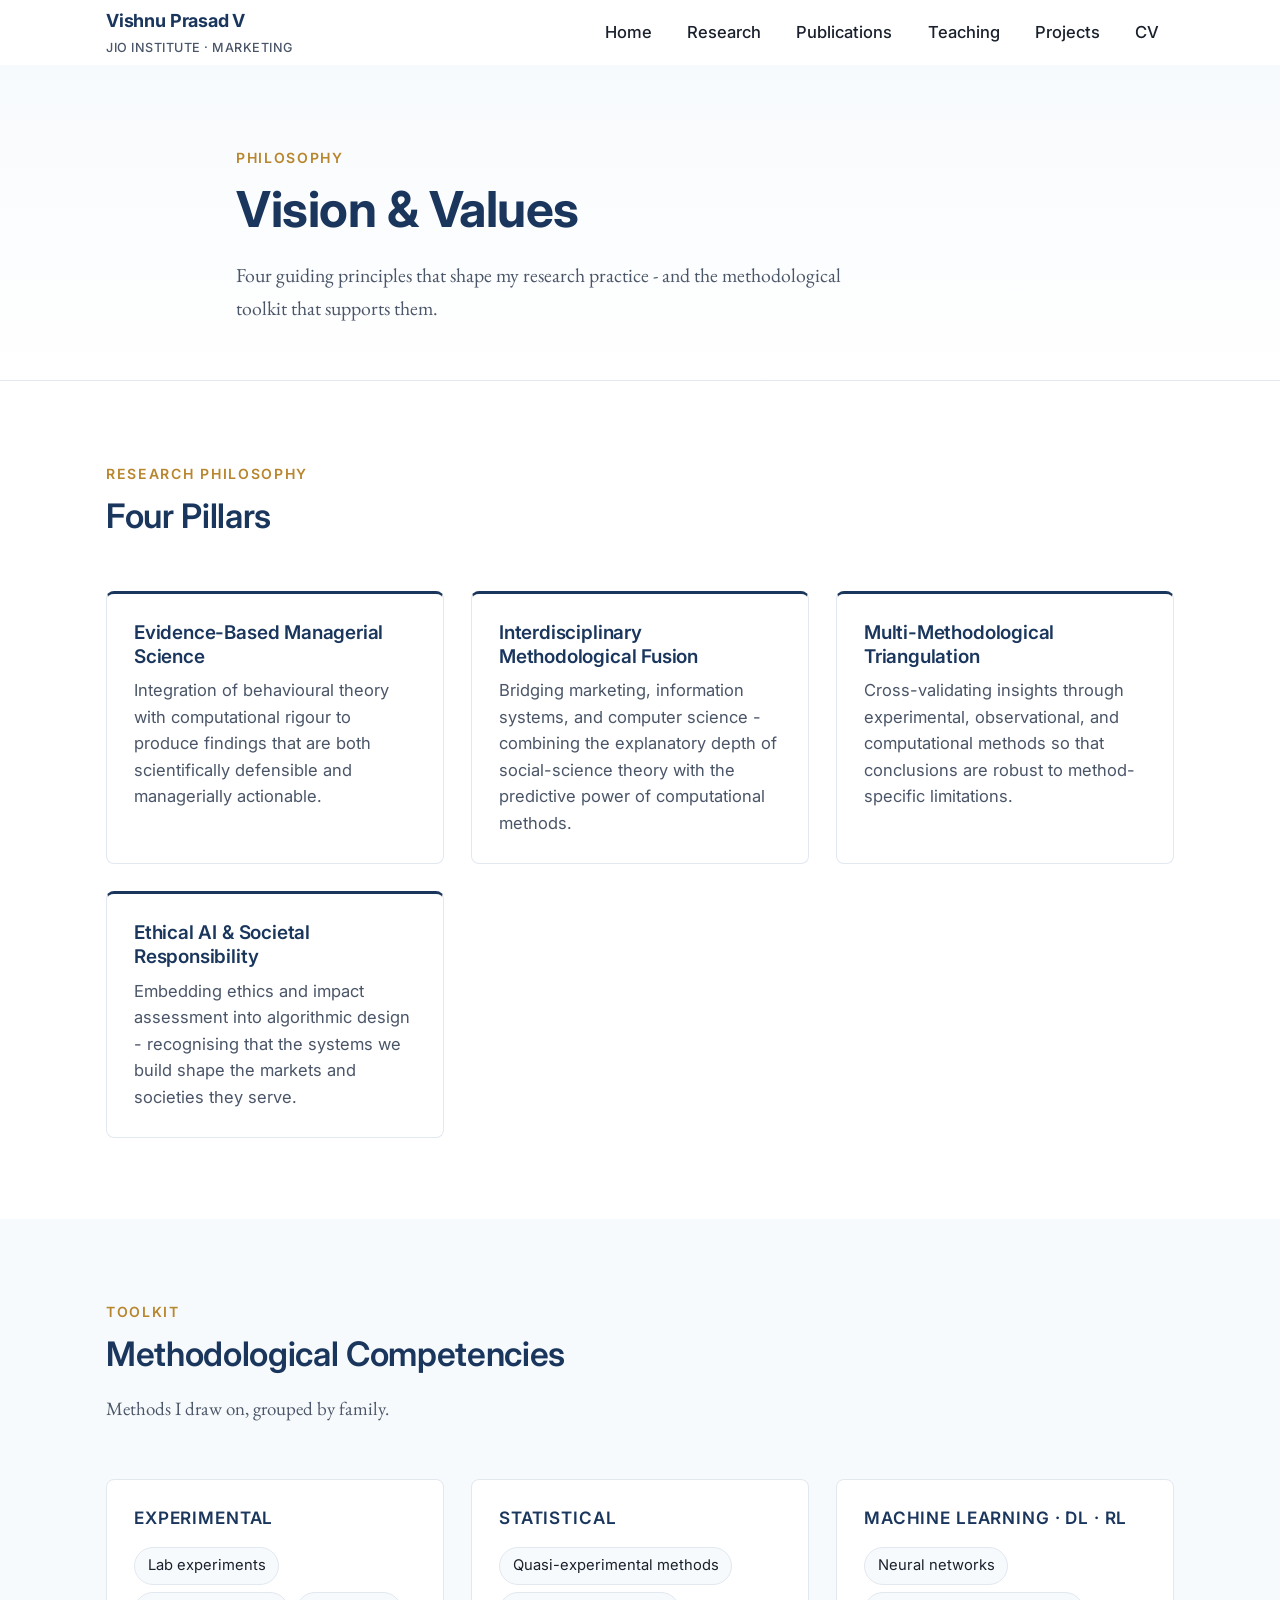
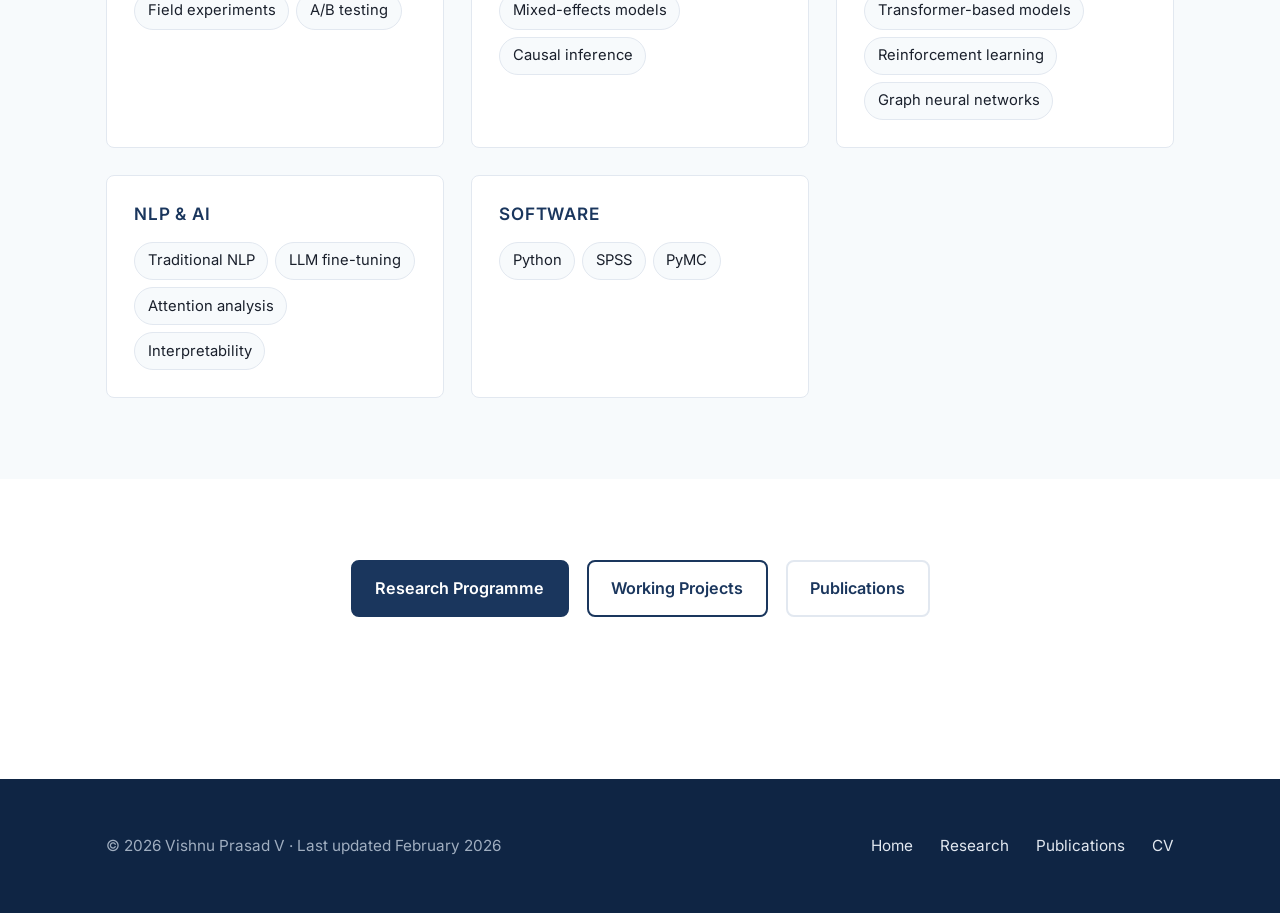
<file: vision-values.html>
<!DOCTYPE html>
<html lang="en">
<head>
    <meta charset="UTF-8">
    <meta name="viewport" content="width=device-width, initial-scale=1.0">
    <title>Vision &amp; Values - Vishnu Prasad V</title>
    <meta name="description" content="Research philosophy across four pillars and methodological competencies spanning experimental, statistical, ML/DL/RL, NLP and software methods.">
    <link rel="icon" type="image/x-icon" href="favicon.ico">
    <link rel="preconnect" href="https://fonts.googleapis.com">
    <link rel="preconnect" href="https://fonts.gstatic.com" crossorigin>
    <link href="https://fonts.googleapis.com/css2?family=EB+Garamond:wght@400;500;600&family=Inter:wght@400;500;600;700&display=swap" rel="stylesheet">
    <link rel="stylesheet" href="styles.css">
</head>
<body>
    <a class="skip-link" href="#main">Skip to content</a>

    <header class="nav" role="banner">
        <div class="nav-inner">
            <a class="nav-brand" href="index.html">
                Vishnu Prasad V
                <small>Jio Institute · Marketing</small>
            </a>
            <button class="nav-toggle" type="button" aria-label="Toggle menu" aria-expanded="false">
                <svg viewBox="0 0 24 24" fill="none" stroke="currentColor" stroke-width="2" stroke-linecap="round" stroke-linejoin="round" aria-hidden="true"><line x1="3" y1="6" x2="21" y2="6"/><line x1="3" y1="12" x2="21" y2="12"/><line x1="3" y1="18" x2="21" y2="18"/></svg>
            </button>
            <ul class="nav-menu">
                <li><a href="index.html">Home</a></li>
                <li><a href="research-programme.html">Research</a></li>
                <li><a href="publications.html">Publications</a></li>
                <li><a href="teaching-service.html">Teaching</a></li>
                <li><a href="working-projects.html">Projects</a></li>
                <li><a href="cv.html">CV</a></li>
            </ul>
        </div>
    </header>

    <main id="main">
        <header class="page-header">
            <div class="container container--narrow">
                <span class="section-eyebrow">Philosophy</span>
                <h1>Vision &amp; Values</h1>
                <p class="section-lede">Four guiding principles that shape my research practice - and the
                methodological toolkit that supports them.</p>
            </div>
        </header>

        <section class="section">
            <div class="container">
                <div class="section-head">
                    <span class="section-eyebrow">Research Philosophy</span>
                    <h2>Four Pillars</h2>
                </div>
                <div class="philosophy-grid">
                    <article class="philosophy-card">
                        <h3>Evidence-Based Managerial Science</h3>
                        <p>Integration of behavioural theory with computational rigour to produce findings that are
                        both scientifically defensible and managerially actionable.</p>
                    </article>
                    <article class="philosophy-card">
                        <h3>Interdisciplinary Methodological Fusion</h3>
                        <p>Bridging marketing, information systems, and computer science - combining the explanatory
                        depth of social-science theory with the predictive power of computational methods.</p>
                    </article>
                    <article class="philosophy-card">
                        <h3>Multi-Methodological Triangulation</h3>
                        <p>Cross-validating insights through experimental, observational, and computational methods
                        so that conclusions are robust to method-specific limitations.</p>
                    </article>
                    <article class="philosophy-card">
                        <h3>Ethical AI &amp; Societal Responsibility</h3>
                        <p>Embedding ethics and impact assessment into algorithmic design - recognising that the
                        systems we build shape the markets and societies they serve.</p>
                    </article>
                </div>
            </div>
        </section>

        <section class="section section--alt">
            <div class="container">
                <div class="section-head">
                    <span class="section-eyebrow">Toolkit</span>
                    <h2>Methodological Competencies</h2>
                    <p class="section-lede">Methods I draw on, grouped by family.</p>
                </div>
                <div class="skills-grid">
                    <div class="skill-group">
                        <h3>Experimental</h3>
                        <ul class="skill-tags">
                            <li class="skill-tag">Lab experiments</li>
                            <li class="skill-tag">Field experiments</li>
                            <li class="skill-tag">A/B testing</li>
                        </ul>
                    </div>
                    <div class="skill-group">
                        <h3>Statistical</h3>
                        <ul class="skill-tags">
                            <li class="skill-tag">Quasi-experimental methods</li>
                            <li class="skill-tag">Mixed-effects models</li>
                            <li class="skill-tag">Causal inference</li>
                        </ul>
                    </div>
                    <div class="skill-group">
                        <h3>Machine Learning · DL · RL</h3>
                        <ul class="skill-tags">
                            <li class="skill-tag">Neural networks</li>
                            <li class="skill-tag">Transformer-based models</li>
                            <li class="skill-tag">Reinforcement learning</li>
                            <li class="skill-tag">Graph neural networks</li>
                        </ul>
                    </div>
                    <div class="skill-group">
                        <h3>NLP &amp; AI</h3>
                        <ul class="skill-tags">
                            <li class="skill-tag">Traditional NLP</li>
                            <li class="skill-tag">LLM fine-tuning</li>
                            <li class="skill-tag">Attention analysis</li>
                            <li class="skill-tag">Interpretability</li>
                        </ul>
                    </div>
                    <div class="skill-group">
                        <h3>Software</h3>
                        <ul class="skill-tags">
                            <li class="skill-tag">Python</li>
                            <li class="skill-tag">SPSS</li>
                            <li class="skill-tag">PyMC</li>
                        </ul>
                    </div>
                </div>
            </div>
        </section>

        <section class="section">
            <div class="container text-center">
                <div class="btn-group" style="justify-content:center;">
                    <a class="btn btn-primary" href="research-programme.html">Research Programme</a>
                    <a class="btn btn-secondary" href="working-projects.html">Working Projects</a>
                    <a class="btn btn-ghost" href="publications.html">Publications</a>
                </div>
            </div>
        </section>
    </main>

    <footer class="site-footer">
        <div class="container">
            <p>&copy; <span data-year>2026</span> Vishnu Prasad V · Last updated February 2026</p>
            <ul class="footer-nav">
                <li><a href="index.html">Home</a></li>
                <li><a href="research-programme.html">Research</a></li>
                <li><a href="publications.html">Publications</a></li>
                <li><a href="cv.html">CV</a></li>
            </ul>
        </div>
    </footer>

    <script src="script.js"></script>
</body>
</html>
</file>
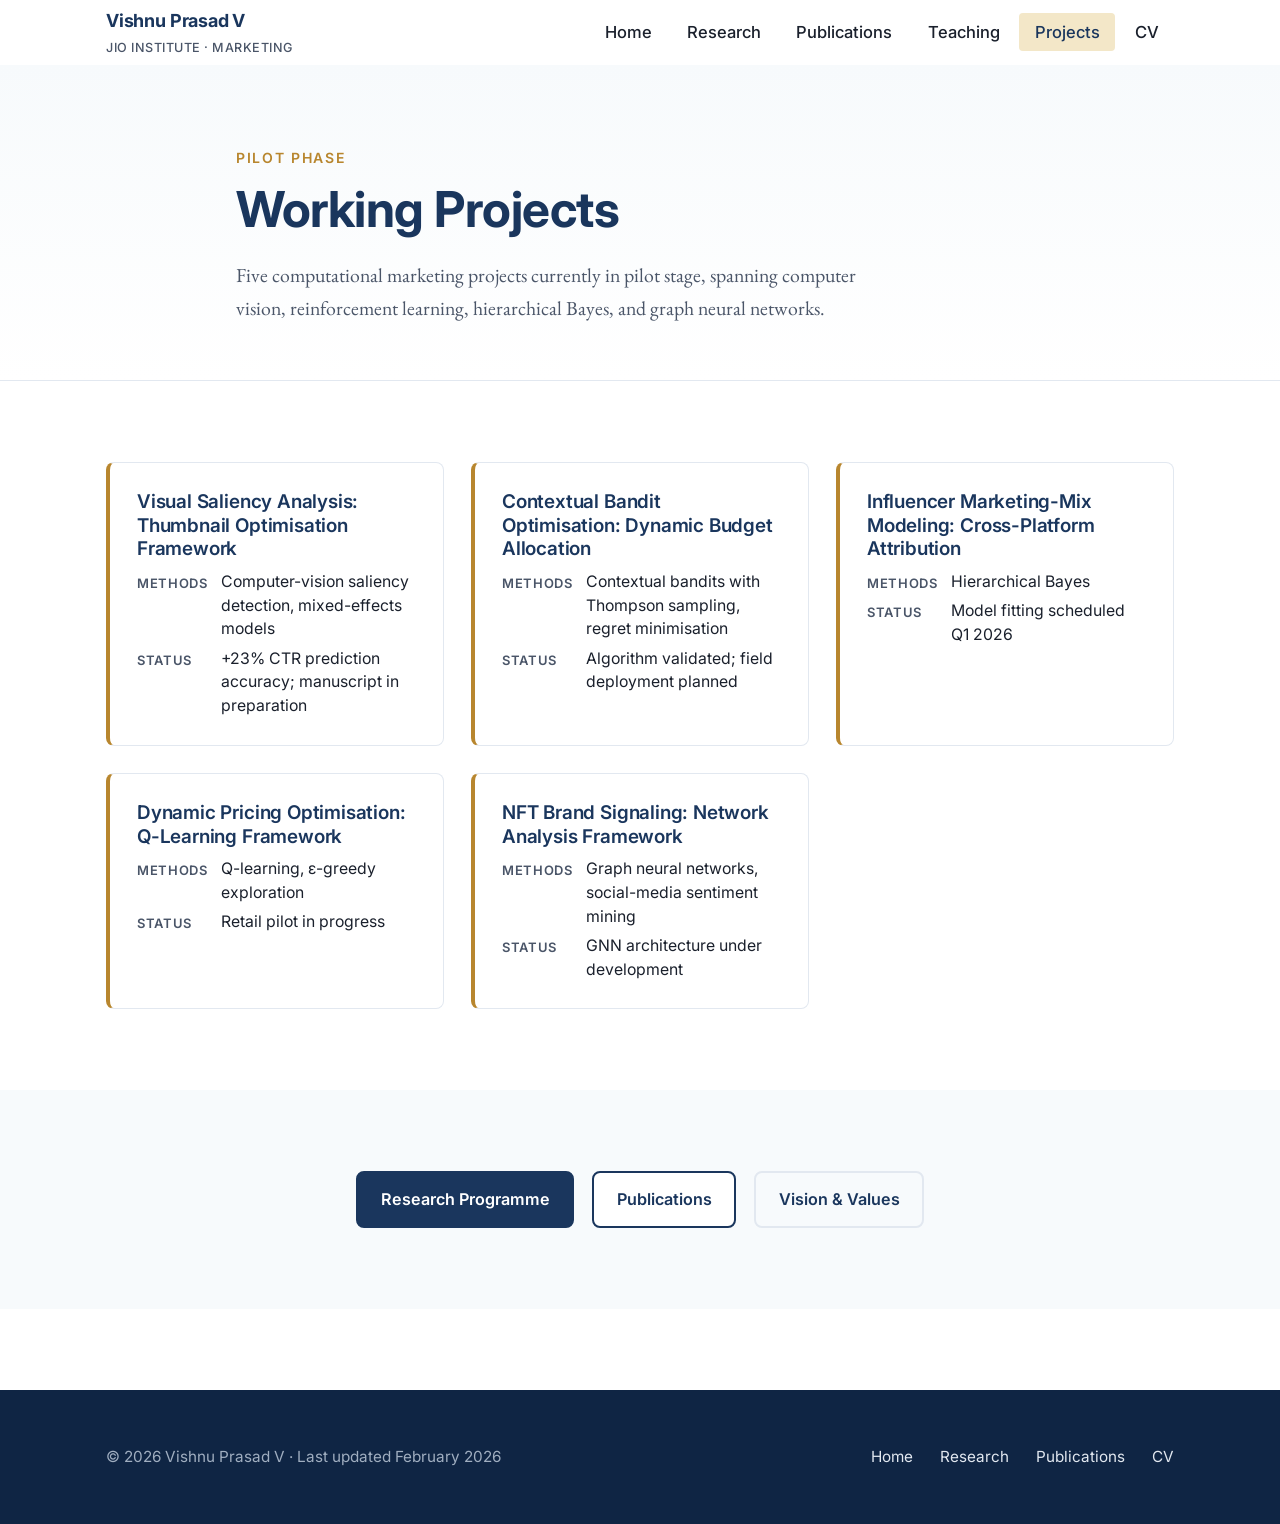
<file: working-projects.html>
<!DOCTYPE html>
<html lang="en">
<head>
    <meta charset="UTF-8">
    <meta name="viewport" content="width=device-width, initial-scale=1.0">
    <title>Working Projects - Vishnu Prasad V</title>
    <meta name="description" content="Five pilot-phase research projects spanning visual saliency, contextual bandits, marketing-mix modeling, dynamic pricing, and NFT brand signaling.">
    <link rel="icon" type="image/x-icon" href="favicon.ico">
    <link rel="preconnect" href="https://fonts.googleapis.com">
    <link rel="preconnect" href="https://fonts.gstatic.com" crossorigin>
    <link href="https://fonts.googleapis.com/css2?family=EB+Garamond:wght@400;500;600&family=Inter:wght@400;500;600;700&display=swap" rel="stylesheet">
    <link rel="stylesheet" href="styles.css">
</head>
<body>
    <a class="skip-link" href="#main">Skip to content</a>

    <header class="nav" role="banner">
        <div class="nav-inner">
            <a class="nav-brand" href="index.html">
                Vishnu Prasad V
                <small>Jio Institute · Marketing</small>
            </a>
            <button class="nav-toggle" type="button" aria-label="Toggle menu" aria-expanded="false">
                <svg viewBox="0 0 24 24" fill="none" stroke="currentColor" stroke-width="2" stroke-linecap="round" stroke-linejoin="round" aria-hidden="true"><line x1="3" y1="6" x2="21" y2="6"/><line x1="3" y1="12" x2="21" y2="12"/><line x1="3" y1="18" x2="21" y2="18"/></svg>
            </button>
            <ul class="nav-menu">
                <li><a href="index.html">Home</a></li>
                <li><a href="research-programme.html">Research</a></li>
                <li><a href="publications.html">Publications</a></li>
                <li><a href="teaching-service.html">Teaching</a></li>
                <li><a href="working-projects.html" aria-current="page">Projects</a></li>
                <li><a href="cv.html">CV</a></li>
            </ul>
        </div>
    </header>

    <main id="main">
        <header class="page-header">
            <div class="container container--narrow">
                <span class="section-eyebrow">Pilot Phase</span>
                <h1>Working Projects</h1>
                <p class="section-lede">Five computational marketing projects currently in pilot stage, spanning
                computer vision, reinforcement learning, hierarchical Bayes, and graph neural networks.</p>
            </div>
        </header>

        <section class="section">
            <div class="container">
                <div class="project-grid">
                    <article class="project-card">
                        <h3>Visual Saliency Analysis: Thumbnail Optimisation Framework</h3>
                        <dl class="project-meta-row">
                            <dt>Methods</dt>
                            <dd>Computer-vision saliency detection, mixed-effects models</dd>
                            <dt>Status</dt>
                            <dd>+23% CTR prediction accuracy; manuscript in preparation</dd>
                        </dl>
                    </article>
                    <article class="project-card">
                        <h3>Contextual Bandit Optimisation: Dynamic Budget Allocation</h3>
                        <dl class="project-meta-row">
                            <dt>Methods</dt>
                            <dd>Contextual bandits with Thompson sampling, regret minimisation</dd>
                            <dt>Status</dt>
                            <dd>Algorithm validated; field deployment planned</dd>
                        </dl>
                    </article>
                    <article class="project-card">
                        <h3>Influencer Marketing-Mix Modeling: Cross-Platform Attribution</h3>
                        <dl class="project-meta-row">
                            <dt>Methods</dt>
                            <dd>Hierarchical Bayes</dd>
                            <dt>Status</dt>
                            <dd>Model fitting scheduled Q1 2026</dd>
                        </dl>
                    </article>
                    <article class="project-card">
                        <h3>Dynamic Pricing Optimisation: Q-Learning Framework</h3>
                        <dl class="project-meta-row">
                            <dt>Methods</dt>
                            <dd>Q-learning, ε-greedy exploration</dd>
                            <dt>Status</dt>
                            <dd>Retail pilot in progress</dd>
                        </dl>
                    </article>
                    <article class="project-card">
                        <h3>NFT Brand Signaling: Network Analysis Framework</h3>
                        <dl class="project-meta-row">
                            <dt>Methods</dt>
                            <dd>Graph neural networks, social-media sentiment mining</dd>
                            <dt>Status</dt>
                            <dd>GNN architecture under development</dd>
                        </dl>
                    </article>
                </div>
            </div>
        </section>

        <section class="section section--alt">
            <div class="container text-center">
                <div class="btn-group" style="justify-content:center;">
                    <a class="btn btn-primary" href="research-programme.html">Research Programme</a>
                    <a class="btn btn-secondary" href="publications.html">Publications</a>
                    <a class="btn btn-ghost" href="vision-values.html">Vision &amp; Values</a>
                </div>
            </div>
        </section>
    </main>

    <footer class="site-footer">
        <div class="container">
            <p>&copy; <span data-year>2026</span> Vishnu Prasad V · Last updated February 2026</p>
            <ul class="footer-nav">
                <li><a href="index.html">Home</a></li>
                <li><a href="research-programme.html">Research</a></li>
                <li><a href="publications.html">Publications</a></li>
                <li><a href="cv.html">CV</a></li>
            </ul>
        </div>
    </footer>

    <script src="script.js"></script>
</body>
</html>
</file>
<file: styles.css>
/* Dr. Vishnu Prasad V - Academic Website
   Design system: tokens, components, utilities, print
   ===================================================== */

:root {
    --color-primary: #1a365d;
    --color-primary-dark: #0f2544;
    --color-primary-light: #2c5282;
    --color-accent: #b8862e;
    --color-accent-light: #f3e7c8;
    --color-success: #2f855a;
    --color-text: #1a202c;
    --color-muted: #4a5568;
    --color-subtle: #718096;
    --color-surface: #ffffff;
    --color-surface-alt: #f7fafc;
    --color-surface-elev: #ffffff;
    --color-border: #e2e8f0;
    --color-border-strong: #cbd5e0;

    --chip-a-star-bg: #ecfdf5;
    --chip-a-star-fg: #065f46;
    --chip-a-bg: #eff6ff;
    --chip-a-fg: #1e40af;
    --chip-b-bg: #fef3c7;
    --chip-b-fg: #78350f;
    --chip-ft50-bg: #faf5ff;
    --chip-ft50-fg: #6b21a8;
    --chip-status-bg: #f1f5f9;
    --chip-status-fg: #334155;

    --font-serif: 'EB Garamond', Georgia, 'Times New Roman', serif;
    --font-sans: 'Inter', -apple-system, BlinkMacSystemFont, 'Segoe UI', sans-serif;

    --space-xs: 0.5rem;
    --space-sm: 1rem;
    --space-md: 1.5rem;
    --space-lg: 2rem;
    --space-xl: 3rem;
    --space-2xl: 4.5rem;

    --radius-sm: 4px;
    --radius-md: 8px;
    --radius-lg: 12px;
    --radius-pill: 999px;

    --shadow-sm: 0 1px 2px rgba(15, 37, 68, 0.06);
    --shadow-md: 0 4px 14px rgba(15, 37, 68, 0.08);
    --shadow-lg: 0 12px 32px rgba(15, 37, 68, 0.12);

    --container-max: 1140px;
    --content-max: 760px;
    --transition: 200ms ease;
    --nav-height: 64px;
}

/* Reset */
*, *::before, *::after { box-sizing: border-box; }
* { margin: 0; padding: 0; }

html {
    font-size: 18px;
    scroll-behavior: smooth;
    scroll-padding-top: calc(var(--nav-height) + 12px);
}

body {
    font-family: var(--font-serif);
    color: var(--color-text);
    background: var(--color-surface);
    line-height: 1.7;
    -webkit-font-smoothing: antialiased;
    -moz-osx-font-smoothing: grayscale;
    text-rendering: optimizeLegibility;
}

img { max-width: 100%; height: auto; display: block; }

@media (prefers-reduced-motion: reduce) {
    *, *::before, *::after {
        animation-duration: 0.01ms !important;
        transition-duration: 0.01ms !important;
        scroll-behavior: auto !important;
    }
}

/* Typography */
h1, h2, h3, h4, h5, h6 {
    font-family: var(--font-sans);
    color: var(--color-primary);
    line-height: 1.25;
    font-weight: 600;
    letter-spacing: -0.01em;
}
h1 { font-size: clamp(2rem, 4vw, 2.75rem); font-weight: 700; }
h2 { font-size: clamp(1.5rem, 3vw, 1.875rem); margin-bottom: var(--space-md); }
h3 { font-size: 1.25rem; margin-bottom: var(--space-xs); }
h4 { font-size: 1.05rem; }

p { margin-bottom: var(--space-sm); }
p:last-child { margin-bottom: 0; }

a { color: var(--color-primary); text-decoration: none; transition: color var(--transition); }
a:hover { color: var(--color-accent); text-decoration: underline; }
a:focus-visible {
    outline: 3px solid var(--color-accent);
    outline-offset: 2px;
    border-radius: 2px;
}

ul, ol { padding-left: 1.25rem; }

/* Layout */
.container {
    max-width: var(--container-max);
    margin: 0 auto;
    padding: 0 var(--space-lg);
}
.container--narrow { max-width: 880px; }

@media (max-width: 768px) {
    .container { padding: 0 var(--space-md); }
}

/* Skip link */
.skip-link {
    position: absolute;
    left: -9999px;
    top: 0;
    background: var(--color-primary);
    color: #fff;
    padding: 0.5rem 1rem;
    z-index: 1000;
    font-family: var(--font-sans);
    font-weight: 600;
    border-radius: 0 0 var(--radius-md) 0;
}
.skip-link:focus {
    left: 0;
    text-decoration: none;
    color: #fff;
}

/* Sticky nav */
.nav {
    position: sticky;
    top: 0;
    z-index: 50;
    background: rgba(255, 255, 255, 0.85);
    backdrop-filter: saturate(180%) blur(10px);
    -webkit-backdrop-filter: saturate(180%) blur(10px);
    border-bottom: 1px solid transparent;
    transition: border-color var(--transition), box-shadow var(--transition);
}
.nav.is-scrolled {
    border-bottom-color: var(--color-border);
    box-shadow: var(--shadow-sm);
}
.nav-inner {
    max-width: var(--container-max);
    margin: 0 auto;
    padding: 0 var(--space-lg);
    height: var(--nav-height);
    display: flex;
    align-items: center;
    justify-content: space-between;
    gap: var(--space-md);
}
.nav-brand {
    font-family: var(--font-sans);
    font-weight: 700;
    font-size: 1rem;
    color: var(--color-primary);
    letter-spacing: -0.01em;
    text-decoration: none;
}
.nav-brand small {
    display: block;
    font-weight: 500;
    font-size: 0.7rem;
    color: var(--color-muted);
    letter-spacing: 0.04em;
    text-transform: uppercase;
}
.nav-menu {
    display: flex;
    align-items: center;
    gap: 0.25rem;
    font-family: var(--font-sans);
    font-size: 0.92rem;
    font-weight: 500;
    list-style: none;
    padding: 0;
}
.nav-menu a {
    color: var(--color-text);
    padding: 0.5rem 0.85rem;
    border-radius: var(--radius-sm);
    text-decoration: none;
    transition: color var(--transition), background var(--transition);
}
.nav-menu a:hover {
    color: var(--color-primary);
    background: var(--color-surface-alt);
    text-decoration: none;
}
.nav-menu a.is-active,
.nav-menu a[aria-current="page"] {
    color: var(--color-primary);
    background: var(--color-accent-light);
}
.nav-toggle {
    display: none;
    border: 1px solid var(--color-border);
    background: var(--color-surface);
    color: var(--color-primary);
    width: 40px;
    height: 40px;
    border-radius: var(--radius-sm);
    cursor: pointer;
    align-items: center;
    justify-content: center;
}
.nav-toggle svg { width: 22px; height: 22px; }

@media (max-width: 880px) {
    .nav-toggle { display: inline-flex; }
    .nav-menu {
        position: absolute;
        top: var(--nav-height);
        left: 0;
        right: 0;
        flex-direction: column;
        align-items: stretch;
        gap: 0;
        background: var(--color-surface);
        border-bottom: 1px solid var(--color-border);
        box-shadow: var(--shadow-md);
        padding: var(--space-sm);
        max-height: 0;
        overflow: hidden;
        transition: max-height 250ms ease, padding 250ms ease;
    }
    .nav-menu.is-open {
        max-height: 600px;
        padding: var(--space-sm);
    }
    .nav-menu a {
        padding: 0.75rem 1rem;
        border-radius: var(--radius-sm);
    }
}

/* Hero */
.hero {
    padding: var(--space-2xl) 0 var(--space-xl);
    background:
        radial-gradient(circle at 90% 0%, rgba(184, 134, 46, 0.08), transparent 55%),
        radial-gradient(circle at 0% 100%, rgba(26, 54, 93, 0.06), transparent 60%),
        var(--color-surface);
}
.hero-grid {
    display: grid;
    grid-template-columns: 1.5fr 1fr;
    gap: var(--space-xl);
    align-items: center;
}
.hero-eyebrow {
    display: inline-block;
    font-family: var(--font-sans);
    font-size: 0.78rem;
    font-weight: 600;
    text-transform: uppercase;
    letter-spacing: 0.12em;
    color: var(--color-accent);
    margin-bottom: var(--space-sm);
}
.hero h1 {
    margin-bottom: var(--space-sm);
}
.hero-title {
    font-family: var(--font-sans);
    font-size: 1.1rem;
    font-weight: 500;
    color: var(--color-muted);
    margin-bottom: var(--space-md);
}
.hero-lede {
    font-size: 1.18rem;
    line-height: 1.65;
    color: var(--color-text);
    margin-bottom: var(--space-md);
}
.hero-portrait {
    justify-self: center;
    position: relative;
    width: clamp(220px, 28vw, 300px);
    aspect-ratio: 1;
    border-radius: 50%;
    padding: 6px;
    background: linear-gradient(135deg, var(--color-accent), #d8b65a 60%, var(--color-accent));
    box-shadow: var(--shadow-lg);
}
.hero-portrait img {
    width: 100%;
    height: 100%;
    object-fit: cover;
    border-radius: 50%;
    border: 4px solid var(--color-surface);
}

@media (max-width: 880px) {
    .hero-grid {
        grid-template-columns: 1fr;
        text-align: center;
    }
    .hero-portrait { order: -1; }
    .social-links { justify-content: center; }
}

/* Social/contact links */
.social-links {
    display: flex;
    flex-wrap: wrap;
    gap: 0.5rem;
    list-style: none;
    padding: 0;
    margin: var(--space-md) 0 0;
}
.social-link {
    display: inline-flex;
    align-items: center;
    gap: 0.4rem;
    padding: 0.5rem 0.85rem;
    background: var(--color-surface);
    border: 1px solid var(--color-border);
    border-radius: var(--radius-pill);
    font-family: var(--font-sans);
    font-size: 0.85rem;
    font-weight: 500;
    color: var(--color-text);
    text-decoration: none;
    transition: all var(--transition);
}
.social-link:hover {
    border-color: var(--color-accent);
    color: var(--color-primary);
    background: #fff;
    text-decoration: none;
    transform: translateY(-1px);
    box-shadow: var(--shadow-sm);
}
.social-link svg { width: 16px; height: 16px; flex-shrink: 0; }

/* Buttons */
.btn {
    display: inline-flex;
    align-items: center;
    gap: 0.5rem;
    padding: 0.7rem 1.25rem;
    font-family: var(--font-sans);
    font-weight: 600;
    font-size: 0.9rem;
    border-radius: var(--radius-md);
    border: 2px solid transparent;
    cursor: pointer;
    text-decoration: none;
    transition: all var(--transition);
}
.btn-primary {
    background: var(--color-primary);
    color: #fff;
    border-color: var(--color-primary);
}
.btn-primary:hover {
    background: var(--color-primary-dark);
    color: #fff;
    text-decoration: none;
    transform: translateY(-1px);
    box-shadow: var(--shadow-md);
}
.btn-secondary {
    background: var(--color-surface);
    color: var(--color-primary);
    border-color: var(--color-primary);
}
.btn-secondary:hover {
    background: var(--color-primary);
    color: #fff;
    text-decoration: none;
}
.btn-ghost {
    background: transparent;
    color: var(--color-primary);
    border-color: var(--color-border);
}
.btn-ghost:hover {
    background: var(--color-surface-alt);
    text-decoration: none;
}
.btn-group {
    display: flex;
    flex-wrap: wrap;
    gap: var(--space-sm);
}

/* Sections */
.section {
    padding: var(--space-2xl) 0;
}
.section--alt { background: var(--color-surface-alt); }
.section--tight { padding: var(--space-xl) 0; }

.section-head {
    margin-bottom: var(--space-xl);
    max-width: var(--content-max);
}
.section-eyebrow {
    display: block;
    font-family: var(--font-sans);
    font-size: 0.78rem;
    font-weight: 600;
    text-transform: uppercase;
    letter-spacing: 0.12em;
    color: var(--color-accent);
    margin-bottom: var(--space-xs);
}
.section-head h2 {
    margin-bottom: var(--space-sm);
}
.section-lede {
    font-size: 1.05rem;
    color: var(--color-muted);
    max-width: 65ch;
}

/* Page header (sub-pages) */
.page-header {
    background: linear-gradient(180deg, var(--color-surface-alt), var(--color-surface));
    padding: var(--space-2xl) 0 var(--space-xl);
    border-bottom: 1px solid var(--color-border);
}
.page-header h1 { margin-bottom: var(--space-sm); }
.page-header .section-lede { font-size: 1.1rem; }

/* Metrics strip */
.metrics-strip {
    display: grid;
    grid-template-columns: repeat(4, 1fr);
    gap: var(--space-md);
    margin: var(--space-xl) 0;
}
@media (max-width: 768px) {
    .metrics-strip { grid-template-columns: repeat(2, 1fr); }
}
.stat-card {
    background: var(--color-surface);
    border: 1px solid var(--color-border);
    border-radius: var(--radius-lg);
    padding: var(--space-md);
    text-align: center;
    transition: transform var(--transition), box-shadow var(--transition), border-color var(--transition);
}
.stat-card:hover {
    transform: translateY(-3px);
    box-shadow: var(--shadow-md);
    border-color: var(--color-accent);
}
.stat-value {
    font-family: var(--font-sans);
    font-size: 2rem;
    font-weight: 700;
    color: var(--color-primary);
    line-height: 1.1;
}
.stat-value sup {
    font-size: 0.65em;
    color: var(--color-accent);
    font-weight: 600;
}
.stat-label {
    display: block;
    margin-top: var(--space-xs);
    font-family: var(--font-sans);
    font-size: 0.82rem;
    font-weight: 500;
    color: var(--color-muted);
    text-transform: uppercase;
    letter-spacing: 0.06em;
}

/* Award grid */
.award-grid {
    display: grid;
    grid-template-columns: repeat(auto-fit, minmax(260px, 1fr));
    gap: var(--space-md);
}
.award-card {
    position: relative;
    background: var(--color-surface);
    border: 1px solid var(--color-border);
    border-left: 4px solid var(--color-accent);
    border-radius: var(--radius-md);
    padding: var(--space-md) var(--space-md) var(--space-md) var(--space-lg);
    transition: transform var(--transition), box-shadow var(--transition);
}
.award-card:hover {
    transform: translateY(-2px);
    box-shadow: var(--shadow-md);
}
.award-icon {
    position: absolute;
    top: var(--space-md);
    right: var(--space-md);
    width: 32px;
    height: 32px;
    color: var(--color-accent);
    opacity: 0.6;
}
.award-year {
    display: block;
    font-family: var(--font-sans);
    font-size: 0.78rem;
    font-weight: 600;
    color: var(--color-accent);
    text-transform: uppercase;
    letter-spacing: 0.08em;
    margin-bottom: var(--space-xs);
}
.award-title {
    font-family: var(--font-sans);
    font-size: 1.05rem;
    font-weight: 600;
    color: var(--color-primary);
    margin-bottom: var(--space-xs);
    padding-right: 32px;
}
.award-body {
    font-family: var(--font-sans);
    font-size: 0.9rem;
    color: var(--color-muted);
    line-height: 1.55;
}

/* Pillar cards */
.pillar-grid {
    display: grid;
    grid-template-columns: repeat(auto-fit, minmax(280px, 1fr));
    gap: var(--space-md);
}
.pillar-card {
    position: relative;
    background: var(--color-surface);
    border: 1px solid var(--color-border);
    border-radius: var(--radius-lg);
    padding: var(--space-lg);
    overflow: hidden;
    transition: transform var(--transition), box-shadow var(--transition);
    display: flex;
    flex-direction: column;
}
.pillar-card::before {
    content: '';
    position: absolute;
    top: 0; left: 0; right: 0;
    height: 4px;
    background: var(--pillar-color, var(--color-primary));
}
.pillar-card:hover {
    transform: translateY(-4px);
    box-shadow: var(--shadow-md);
}
.pillar-card.pillar-i  { --pillar-color: #1a365d; }
.pillar-card.pillar-ii { --pillar-color: #2f855a; }
.pillar-card.pillar-iii{ --pillar-color: #b8862e; }

.pillar-num {
    display: inline-flex;
    align-items: center;
    justify-content: center;
    width: 36px;
    height: 36px;
    border-radius: 50%;
    background: var(--pillar-color, var(--color-primary));
    color: #fff;
    font-family: var(--font-sans);
    font-weight: 700;
    font-size: 0.85rem;
    margin-bottom: var(--space-sm);
    letter-spacing: 0.05em;
}
.pillar-card h3 {
    margin-bottom: var(--space-xs);
    font-size: 1.15rem;
}
.pillar-focus {
    font-family: var(--font-sans);
    font-size: 0.85rem;
    color: var(--color-muted);
    font-style: italic;
    margin-bottom: var(--space-sm);
}
.pillar-card ul {
    font-family: var(--font-sans);
    font-size: 0.92rem;
    line-height: 1.6;
    margin-bottom: var(--space-md);
    padding-left: 1.1rem;
}
.pillar-card ul li { margin-bottom: 0.4rem; }
.pillar-card .read-more { margin-top: auto; }

.read-more {
    font-family: var(--font-sans);
    font-weight: 500;
    font-size: 0.9rem;
    color: var(--color-primary);
    display: inline-flex;
    align-items: center;
    gap: 0.3rem;
}
.read-more:hover { color: var(--color-accent); text-decoration: none; }

/* Chips (ABDC ratings, status) */
.chip {
    display: inline-flex;
    align-items: center;
    gap: 0.3rem;
    padding: 0.2rem 0.6rem;
    font-family: var(--font-sans);
    font-size: 0.72rem;
    font-weight: 600;
    border-radius: var(--radius-pill);
    letter-spacing: 0.04em;
    text-transform: uppercase;
    background: var(--chip-status-bg);
    color: var(--chip-status-fg);
    line-height: 1.4;
    white-space: nowrap;
}
.chip-a-star { background: var(--chip-a-star-bg); color: var(--chip-a-star-fg); }
.chip-a      { background: var(--chip-a-bg);      color: var(--chip-a-fg); }
.chip-b      { background: var(--chip-b-bg);      color: var(--chip-b-fg); }
.chip-ft50   { background: var(--chip-ft50-bg);   color: var(--chip-ft50-fg); }
.chip-status { background: var(--chip-status-bg); color: var(--chip-status-fg); }

/* Publication card */
.pub-list {
    display: grid;
    gap: var(--space-md);
    list-style: none;
    padding: 0;
}
.pub-card {
    background: var(--color-surface);
    border: 1px solid var(--color-border);
    border-radius: var(--radius-md);
    padding: var(--space-md);
    transition: border-color var(--transition), box-shadow var(--transition);
}
.pub-card:hover {
    border-color: var(--color-border-strong);
    box-shadow: var(--shadow-sm);
}
.pub-num {
    display: inline-block;
    font-family: var(--font-sans);
    font-size: 0.78rem;
    font-weight: 600;
    color: var(--color-accent);
    margin-right: 0.4rem;
}
.pub-authors {
    font-family: var(--font-sans);
    font-size: 0.92rem;
    color: var(--color-muted);
    margin-bottom: 0.3rem;
    line-height: 1.55;
}
.pub-authors strong { color: var(--color-text); font-weight: 600; }
.pub-title {
    font-family: var(--font-serif);
    font-size: 1.08rem;
    font-weight: 500;
    color: var(--color-text);
    margin-bottom: 0.4rem;
    line-height: 1.45;
}
.pub-venue {
    font-family: var(--font-sans);
    font-size: 0.9rem;
    color: var(--color-muted);
    margin-bottom: var(--space-xs);
}
.pub-venue em { font-style: italic; color: var(--color-primary); font-weight: 500; }
.pub-meta {
    display: flex;
    flex-wrap: wrap;
    gap: 0.4rem;
    margin-top: var(--space-xs);
}
.pub-link {
    font-family: var(--font-sans);
    font-size: 0.82rem;
    margin-left: auto;
}

/* Timeline */
.timeline {
    position: relative;
    padding-left: var(--space-lg);
    list-style: none;
    margin: 0;
}
.timeline::before {
    content: '';
    position: absolute;
    left: 8px;
    top: 6px;
    bottom: 6px;
    width: 2px;
    background: linear-gradient(180deg, var(--color-accent), var(--color-border));
    border-radius: 2px;
}
.timeline-item {
    position: relative;
    padding-bottom: var(--space-lg);
}
.timeline-item:last-child { padding-bottom: 0; }
.timeline-item::before {
    content: '';
    position: absolute;
    left: -25px;
    top: 8px;
    width: 14px;
    height: 14px;
    background: var(--color-surface);
    border: 3px solid var(--color-accent);
    border-radius: 50%;
    box-shadow: 0 0 0 4px var(--color-surface);
}
.timeline-date {
    font-family: var(--font-sans);
    font-size: 0.78rem;
    font-weight: 600;
    color: var(--color-accent);
    text-transform: uppercase;
    letter-spacing: 0.06em;
    margin-bottom: 0.2rem;
}
.timeline-title {
    font-family: var(--font-sans);
    font-size: 1.05rem;
    font-weight: 600;
    color: var(--color-primary);
    margin-bottom: 0.2rem;
}
.timeline-org {
    font-family: var(--font-sans);
    font-size: 0.92rem;
    color: var(--color-muted);
    margin-bottom: var(--space-xs);
}
.timeline-body {
    font-family: var(--font-sans);
    font-size: 0.92rem;
    color: var(--color-text);
    line-height: 1.6;
}
.timeline-body ul { padding-left: 1.1rem; margin: 0.3rem 0 0; }
.timeline-body li { margin-bottom: 0.25rem; }

/* Two-column layouts */
.two-col {
    display: grid;
    grid-template-columns: 1fr 1fr;
    gap: var(--space-xl);
}
@media (max-width: 880px) {
    .two-col { grid-template-columns: 1fr; gap: var(--space-lg); }
}

/* Working project cards */
.project-grid {
    display: grid;
    grid-template-columns: repeat(auto-fit, minmax(300px, 1fr));
    gap: var(--space-md);
}
.project-card {
    background: var(--color-surface);
    border: 1px solid var(--color-border);
    border-left: 4px solid var(--color-accent);
    border-radius: var(--radius-md);
    padding: var(--space-md);
    transition: transform var(--transition), box-shadow var(--transition);
}
.project-card:hover {
    transform: translateY(-2px);
    box-shadow: var(--shadow-md);
}
.project-card h3 {
    color: var(--color-primary);
    font-size: 1.05rem;
    margin-bottom: var(--space-xs);
}
.project-meta-row {
    display: grid;
    grid-template-columns: auto 1fr;
    gap: 0.3rem 0.75rem;
    font-family: var(--font-sans);
    font-size: 0.88rem;
    color: var(--color-text);
    margin-top: var(--space-xs);
}
.project-meta-row dt {
    font-weight: 600;
    color: var(--color-muted);
    text-transform: uppercase;
    font-size: 0.72rem;
    letter-spacing: 0.05em;
    align-self: start;
    padding-top: 2px;
}
.project-meta-row dd { margin: 0; line-height: 1.5; }

/* Skill bars */
.skills-grid {
    display: grid;
    grid-template-columns: repeat(auto-fit, minmax(280px, 1fr));
    gap: var(--space-md);
}
.skill-group {
    background: var(--color-surface);
    border: 1px solid var(--color-border);
    border-radius: var(--radius-md);
    padding: var(--space-md);
}
.skill-group h3 {
    font-family: var(--font-sans);
    font-size: 0.95rem;
    color: var(--color-primary);
    margin-bottom: var(--space-sm);
    text-transform: uppercase;
    letter-spacing: 0.05em;
    font-weight: 600;
}
.skill-tags {
    display: flex;
    flex-wrap: wrap;
    gap: 0.4rem;
    list-style: none;
    padding: 0;
}
.skill-tag {
    font-family: var(--font-sans);
    font-size: 0.82rem;
    padding: 0.3rem 0.7rem;
    background: var(--color-surface-alt);
    border: 1px solid var(--color-border);
    border-radius: var(--radius-pill);
    color: var(--color-text);
}

/* Pillar (philosophy) panels */
.philosophy-grid {
    display: grid;
    grid-template-columns: repeat(auto-fit, minmax(260px, 1fr));
    gap: var(--space-md);
}
.philosophy-card {
    background: var(--color-surface);
    border: 1px solid var(--color-border);
    border-top: 3px solid var(--color-primary);
    border-radius: var(--radius-md);
    padding: var(--space-md);
}
.philosophy-card h3 {
    font-size: 1.05rem;
    color: var(--color-primary);
    margin-bottom: var(--space-xs);
}
.philosophy-card p {
    font-family: var(--font-sans);
    font-size: 0.92rem;
    color: var(--color-muted);
    line-height: 1.6;
}

/* Tables (teaching, courses) */
.data-table {
    width: 100%;
    border-collapse: collapse;
    font-family: var(--font-sans);
    font-size: 0.92rem;
    background: var(--color-surface);
    border: 1px solid var(--color-border);
    border-radius: var(--radius-md);
    overflow: hidden;
}
.data-table th,
.data-table td {
    padding: 0.7rem 1rem;
    text-align: left;
    border-bottom: 1px solid var(--color-border);
}
.data-table th {
    font-weight: 600;
    background: var(--color-surface-alt);
    color: var(--color-primary);
    text-transform: uppercase;
    font-size: 0.75rem;
    letter-spacing: 0.06em;
}
.data-table tr:last-child td { border-bottom: none; }
.data-table tbody tr:hover { background: var(--color-surface-alt); }

/* Reviewing list */
.list-bullet {
    font-family: var(--font-sans);
    font-size: 0.92rem;
    line-height: 1.7;
    color: var(--color-text);
}
.list-bullet li { margin-bottom: 0.3rem; }

/* CV sections (cv.html) */
.cv-section {
    padding: var(--space-lg) 0;
    border-bottom: 1px solid var(--color-border);
}
.cv-section:last-child { border-bottom: none; }
.cv-section h2 {
    font-size: 1.35rem;
    margin-bottom: var(--space-md);
    padding-bottom: var(--space-xs);
    border-bottom: 2px solid var(--color-accent);
    display: inline-block;
    color: var(--color-primary);
}
.cv-section h3 {
    font-family: var(--font-sans);
    font-size: 1rem;
    font-weight: 600;
    color: var(--color-primary-dark);
    margin-top: var(--space-md);
    margin-bottom: var(--space-xs);
}
.cv-section h3:first-child { margin-top: 0; }
.cv-row {
    display: grid;
    grid-template-columns: 1fr auto;
    gap: var(--space-sm);
    align-items: baseline;
    margin-bottom: 0.3rem;
}
.cv-row .cv-when {
    font-family: var(--font-sans);
    font-size: 0.85rem;
    color: var(--color-muted);
    white-space: nowrap;
}
.cv-row .cv-what {
    font-family: var(--font-sans);
    font-weight: 600;
    color: var(--color-primary-dark);
}
.cv-block {
    margin-bottom: var(--space-md);
}
.cv-block p,
.cv-block ul {
    font-family: var(--font-sans);
    font-size: 0.93rem;
    line-height: 1.6;
}
.cv-block ul { padding-left: 1.2rem; }
.cv-block li { margin-bottom: 0.25rem; }

/* CV toolbar */
.cv-toolbar {
    display: flex;
    flex-wrap: wrap;
    gap: var(--space-sm);
    align-items: center;
    justify-content: space-between;
    padding: var(--space-md) 0;
    border-bottom: 1px solid var(--color-border);
    margin-bottom: var(--space-lg);
}
.cv-toolbar .cv-meta {
    font-family: var(--font-sans);
    font-size: 0.85rem;
    color: var(--color-muted);
}

/* Interest tags row */
.interest-row {
    display: flex;
    flex-wrap: wrap;
    gap: 0.5rem;
    list-style: none;
    padding: 0;
}
.interest-row li {
    font-family: var(--font-sans);
    font-size: 0.85rem;
    padding: 0.4rem 0.85rem;
    background: var(--color-accent-light);
    color: #6b4d12;
    border-radius: var(--radius-pill);
    font-weight: 500;
}

/* Footer */
.site-footer {
    background: var(--color-primary-dark);
    color: #cbd5e0;
    padding: var(--space-xl) 0;
    margin-top: var(--space-2xl);
}
.site-footer .container {
    display: flex;
    flex-wrap: wrap;
    gap: var(--space-md);
    justify-content: space-between;
    align-items: center;
}
.site-footer p {
    font-family: var(--font-sans);
    font-size: 0.85rem;
    margin: 0;
    color: #a0aec0;
}
.site-footer a {
    color: #e2e8f0;
}
.site-footer a:hover { color: var(--color-accent); }
.footer-nav {
    display: flex;
    flex-wrap: wrap;
    gap: var(--space-md);
    list-style: none;
    padding: 0;
    font-family: var(--font-sans);
    font-size: 0.85rem;
}

/* Utilities */
.text-center { text-align: center; }
.muted { color: var(--color-muted); }
.mt-md { margin-top: var(--space-md); }
.mt-lg { margin-top: var(--space-lg); }
.mb-md { margin-bottom: var(--space-md); }
.section-anchor {
    position: relative;
    top: calc(-1 * var(--nav-height));
    height: 0;
    visibility: hidden;
}
.sr-only {
    position: absolute;
    width: 1px;
    height: 1px;
    padding: 0;
    margin: -1px;
    overflow: hidden;
    clip: rect(0,0,0,0);
    white-space: nowrap;
    border: 0;
}

/* Print */
@media print {
    :root {
        --nav-height: 0px;
    }
    body {
        font-size: 10.5pt;
        line-height: 1.45;
        color: #000;
        background: #fff;
    }
    .nav, .nav-toggle, .skip-link, .site-footer, .cv-toolbar, .btn,
    .btn-group, .social-links, .hero-portrait { display: none !important; }
    .container { max-width: 100%; padding: 0; }
    .hero { padding: 0; background: none; }
    .section, .page-header { padding: 0.4rem 0; background: none; }
    .cv-section { padding: 0.5rem 0; border-bottom: 1px solid #ccc; page-break-inside: avoid; }
    .cv-section h2 {
        font-size: 12pt;
        border-bottom: 1.5px solid #000;
        margin-bottom: 0.3rem;
        color: #000;
    }
    .cv-section h3 { font-size: 10.5pt; color: #000; margin-top: 0.5rem; }
    .pub-card, .award-card, .pillar-card, .project-card, .timeline-item {
        break-inside: avoid;
        page-break-inside: avoid;
        box-shadow: none !important;
        border: 1px solid #ccc !important;
    }
    .chip { border: 1px solid #999; padding: 0.05rem 0.4rem; font-size: 7.5pt; }
    a { color: #000; text-decoration: none; }
    .pub-venue em { color: #000; }
    h1, h2, h3, h4 { color: #000; }
    .timeline::before { background: #ccc; }
    .timeline-item::before { background: #fff; border-color: #666; box-shadow: none; }
    @page { margin: 1.5cm; }
}
</file>
